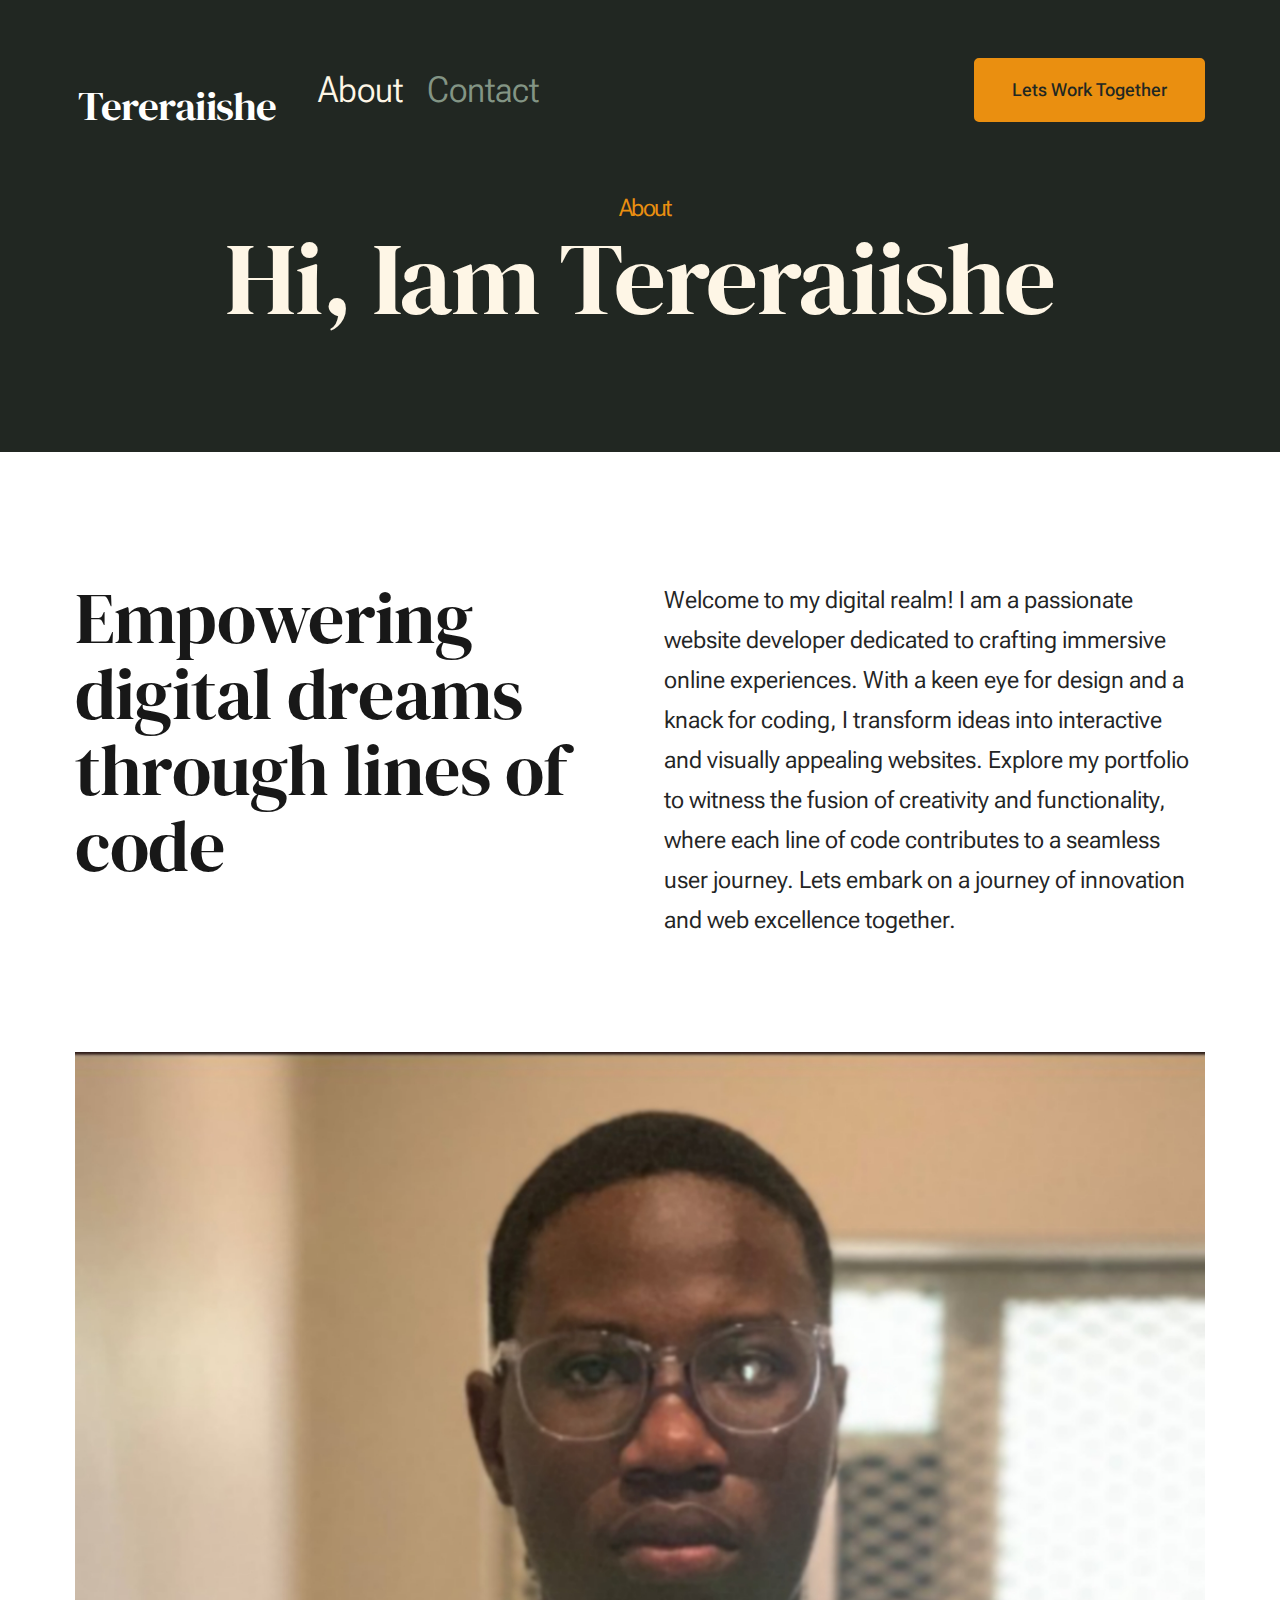
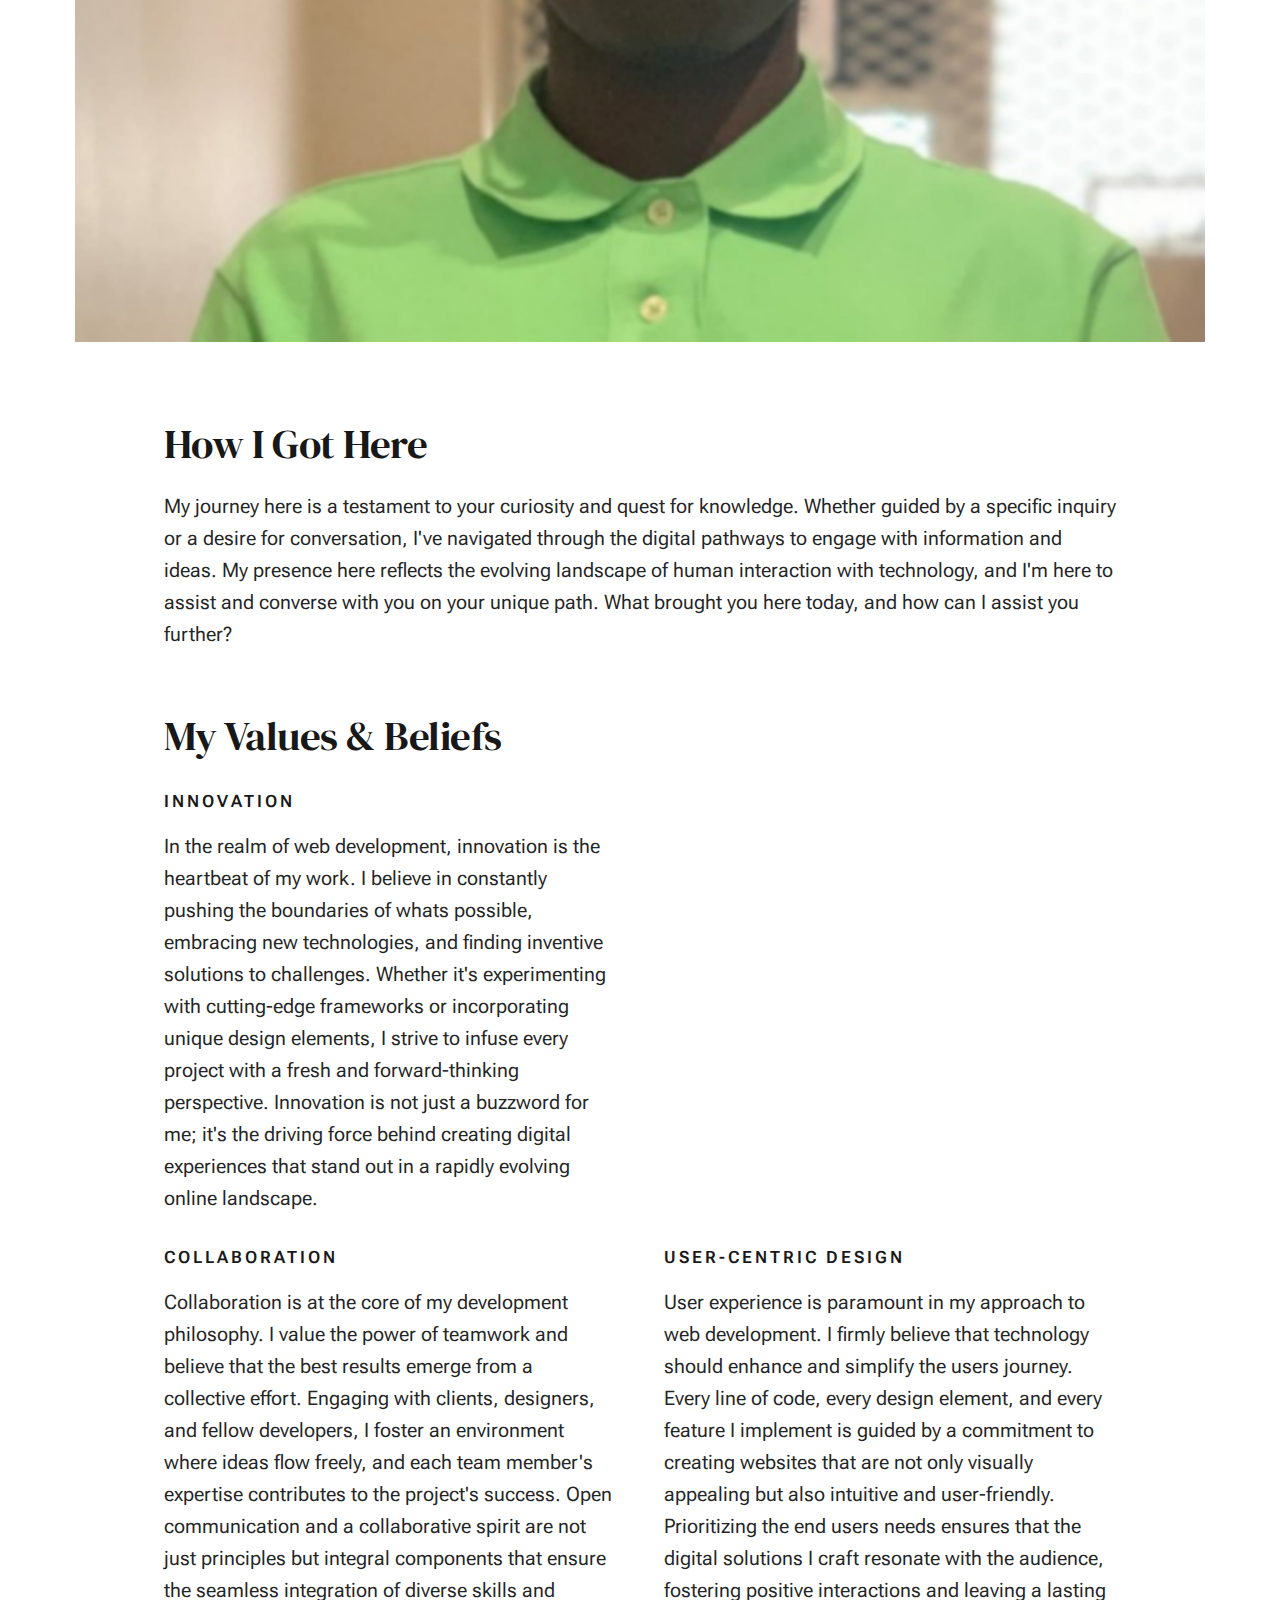
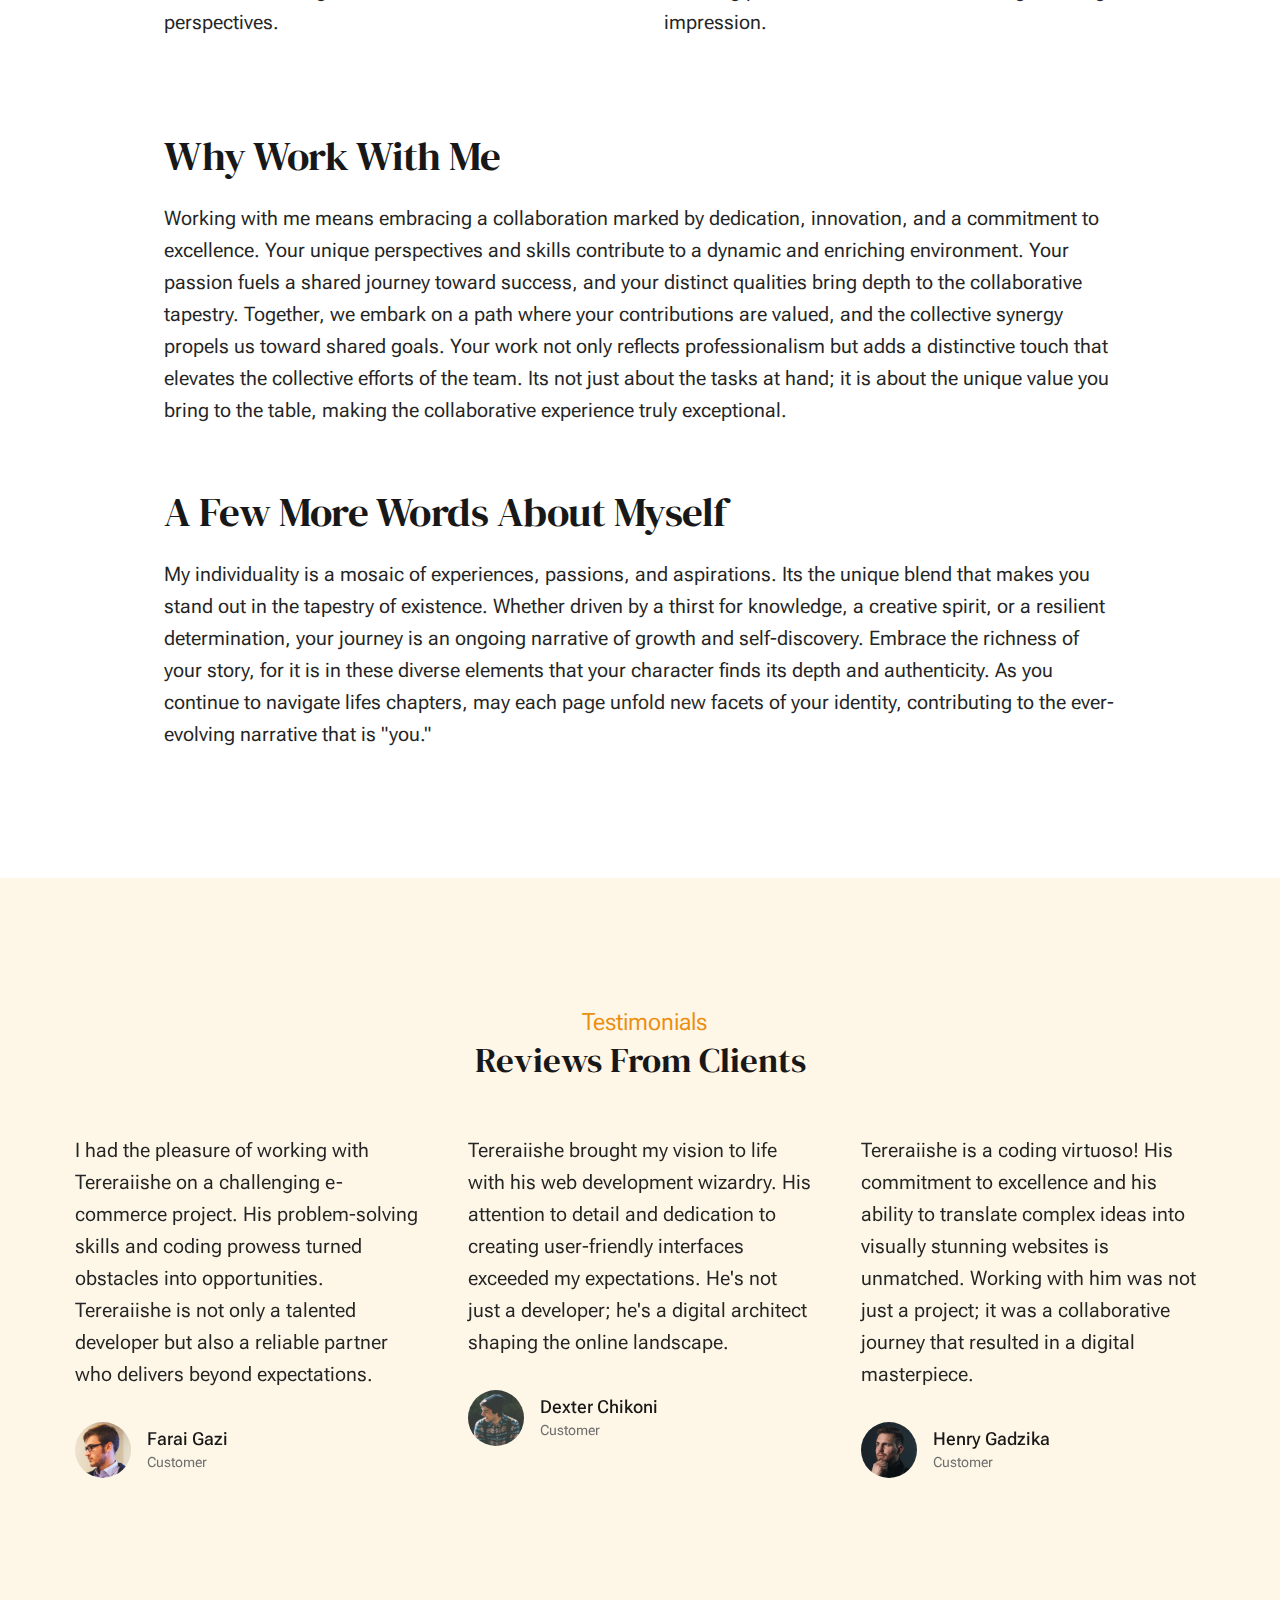
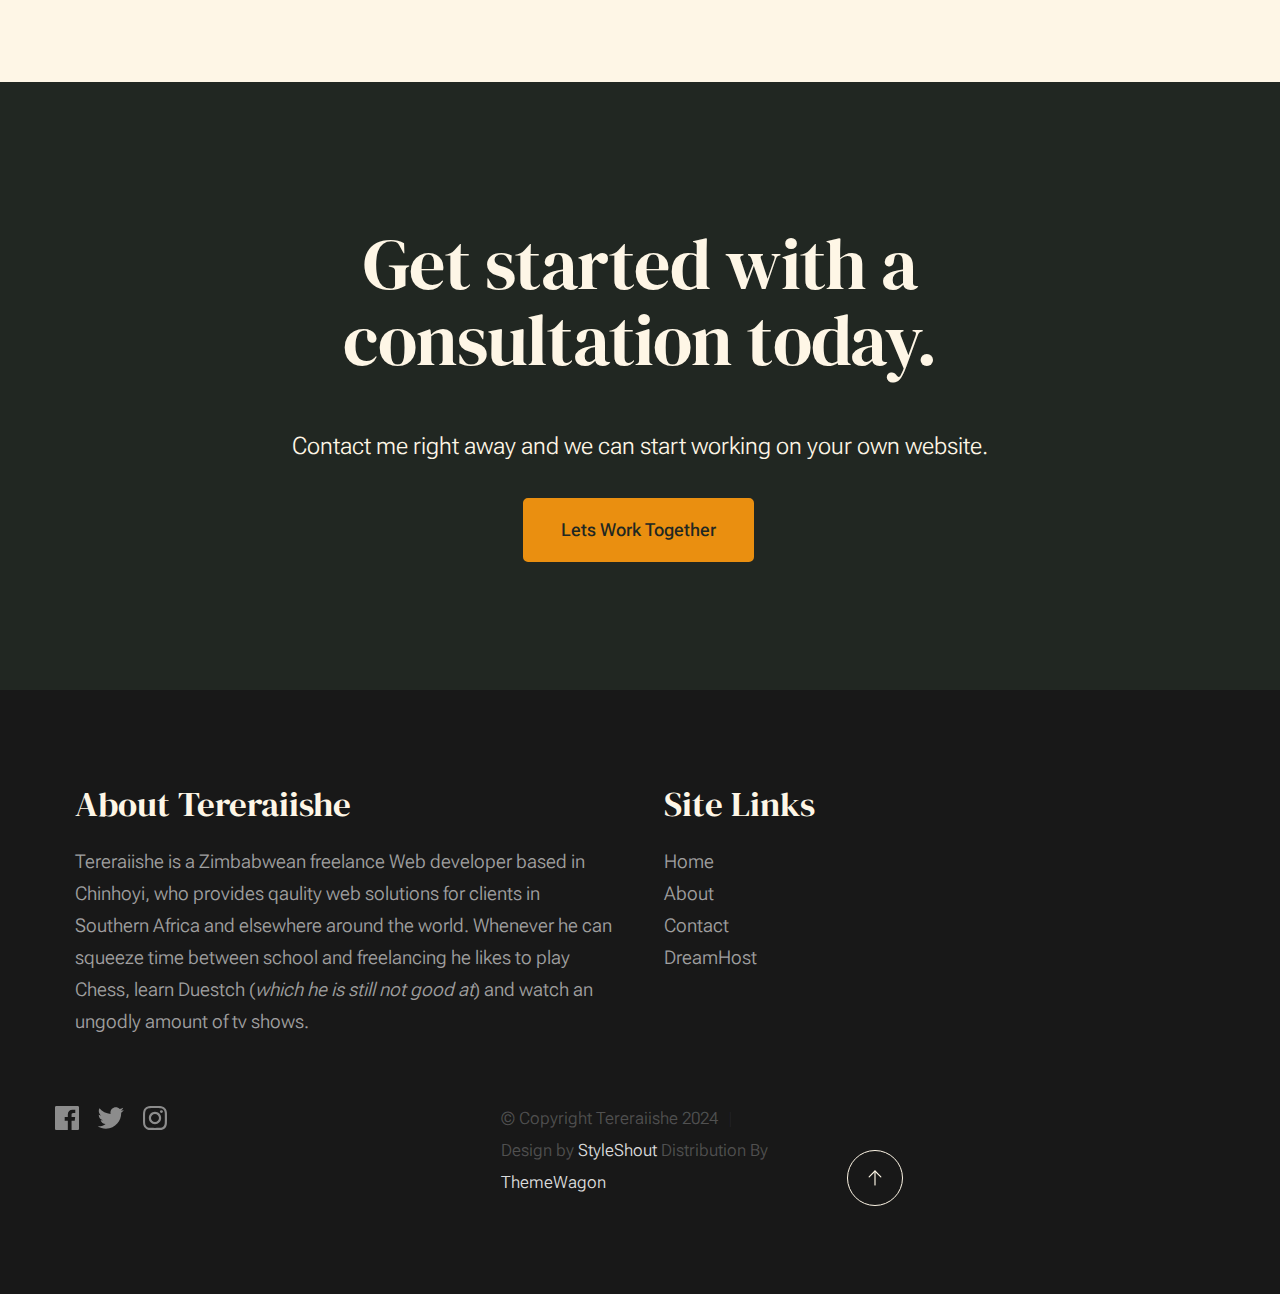
<file: about.html>
<!DOCTYPE html>
<html lang="en" class="no-js" >
<head>

    <!--- basic page needs
    ================================================== -->
    <meta charset="utf-8">
    <meta name="viewport" content="width=device-width, initial-scale=1">
    <title>About - Tereraiishe</title>

    <script>
        document.documentElement.classList.remove('no-js');
        document.documentElement.classList.add('js');
    </script>

    <!-- CSS
    ================================================== -->
    <link rel="stylesheet" href="vendor.css">
    <link rel="stylesheet" href="styles.css">

    <!-- favicons
    ================================================== -->
    <link rel="apple-touch-icon" sizes="180x180" href="apple-touch-icon.png">
    <link rel="icon" type="png" sizes="32x32" href="favicon-32x32.png">
    <link rel="icon" type="png" sizes="16x16" href="favicon-16x16.png">
    <link rel="manifest" href="site.webmanifest">

</head>


<body id="top">


    <!-- preloader
    ================================================== -->
    <div id="preloader">
        <div id="loader" class="dots-fade">
            <div></div>
            <div></div>
            <div></div>
        </div>
    </div>


    <!-- page wrap
    ================================================== -->
    <div id="page" class="s-pagewrap">


        <!-- # site header 
        ================================================== -->
        <header class="s-header">

            <div class="row s-header__inner width-sixteen-col">

                <div class="s-header__block">
                    <div class="s-header__logo">
                        <a class="logo" href="index.html">
                            <h2 style="color: white;">Tereraiishe</h2>
                          <!--    <img src="images/logo22.png" alt="Homepage">
-->
                      </a>
                    </div>

                    <a class="s-header__menu-toggle" href="#0"><span>Menu</span></a>
                </div> <!-- end s-header__block -->

                <nav class="s-header__nav">
    
                    <ul class="s-header__menu-links">
                        <li class="current"><a href="about.html">About</a></li>
                      <!--   <li><a href="services.html">Services</a></li>
                        <li><a href="blog.html">Journal</a></li>
-->
                        <li><a href="contact.html">Contact</a></li>
                    </ul> <!-- s-header__menu-links -->

                    <div class="s-header__contact">
                        <a href="contact.html" class="btn btn--primary s-header__contact-btn">Lets Work Together</a>                        
                    </div> <!-- s-header__contact -->
    
                </nav> <!-- end s-header__nav -->

            </div> <!-- end s-header__inner -->

        </header> <!-- end s-header -->


        <!-- # site main content
        ================================================== -->
        <section id="content" class="s-content">

               <section class="s-pageheader pageheader">
                    <div class="row">
                        <div class="column xl-12">
                            <h1 class="page-title">
                                <span class="page-title__small-type text-pretitle">About</span>
                                Hi, Iam Tereraiishe
                            </h1>
                            
                        </div>
                    </div>
               </section> <!-- end pageheader --> 

               <section class="s-pagecontent pagecontent">

                    <div class="row pageintro">
                        <div class="column xl-6 lg-12">
                            <h2 class="text-display-title">Empowering digital dreams through lines of code</h2>
                        </div>
                        <div class="column xl-6 lg-12 u-flexitem-x-right">
                            <p class="lead">
                            Welcome to my digital realm! I am a passionate website developer dedicated to crafting immersive online experiences. With a keen eye for design and a knack for coding, I transform ideas into interactive and visually appealing websites. Explore my portfolio to witness the fusion of creativity and functionality, where each line of code contributes to a seamless user journey. Lets embark on a journey of innovation and web excellence together.
                            </p>
                        </div>                       
                    </div> <!-- end pageintro -->   
                    
                    <div class="row pagemedia">
                        <d class="column xl-12">
                            <figure class="page-media">                                
                                <img src="images/me.jpg" 
                                     srcset="about-2400.jpg 2400w, 
                                             about-1200.jpg 1200w, 
                                             about-600.jpg 600w" sizes="(max-width: 2400px) 100vw, 2400px" alt="">
                            </figure>
                        </d>
                    </div> <!-- end pagemedia -->

                    <div class="row width-narrower pagemain">
                        <div class="column xl-12"> 

                            <h2>How I Got Here</h2>
                            <p>
                            My journey here is a testament to your curiosity and quest for knowledge. Whether guided by a specific inquiry or a desire for conversation, I've navigated through the digital pathways to engage with information and ideas. My presence here reflects the evolving landscape of human interaction with technology, and I'm here to assist and converse with you on your unique path. What brought you here today, and how can I assist you further?
                            </p>

                            <h2 class="u-add-bottom">My Values & Beliefs</h2>

                            <div class="grid-list-items list-items">
                                <div class="grid-list-items__item list-items__item u-remove-bottom">
                                    <div class="list-items__item-header">
                                        <h6 class="list-items__item-small-title">Innovation</h6>
                                    </div>
                                    <p>
                                    In the realm of web development, innovation is the heartbeat of my work. I believe in constantly pushing the boundaries of whats possible, embracing new technologies, and finding inventive solutions to challenges. Whether it's experimenting with cutting-edge frameworks or incorporating unique design elements, I strive to infuse every project with a fresh and forward-thinking perspective. Innovation is not just a buzzword for me; it's the driving force behind creating digital experiences that stand out in a rapidly evolving online landscape.
                                    </p>
                                </div>
                                <div class="grid-list-items__item list-items__item u-remove-bottom">
                                    <div class="list-items__item-header">
                                        <h6 class="list-items__item-small-title"> </h6>
                                    </div>
                                    <p> 
                                    
                                    </p>
                                </div>
                                <div class="grid-list-items__item list-items__item u-remove-bottom">
                                    <div class="list-items__item-header">
                                        <h6 class="list-items__item-small-title"> collaboration</h6>
                                    </div>
                                    <p>
                                    Collaboration is at the core of my development philosophy. I value the power of teamwork and believe that the best results emerge from a collective effort. Engaging with clients, designers, and fellow developers, I foster an environment where ideas flow freely, and each team member's expertise contributes to the project's success. Open communication and a collaborative spirit are not just principles but integral components that ensure the seamless integration of diverse skills and perspectives.
                                    </p>
                                </div>
                                <div class="grid-list-items__item list-items__item u-remove-bottom">
                                    <div class="list-items__item-header">
                                        <h6 class="list-items__item-small-title"> User-Centric Design</h6>
                                    </div>
                                    <p>
                                     User experience is paramount in my approach to web development. I firmly believe that technology should enhance and simplify the users journey. Every line of code, every design element, and every feature I implement is guided by a commitment to creating websites that are not only visually appealing but also intuitive and user-friendly. Prioritizing the end users needs ensures that the digital solutions I craft resonate with the audience, fostering positive interactions and leaving a lasting impression.
                                    </p>
                                </div>
                            </div> <!--grid-list-items -->

                            <h2>Why Work With Me</h2>
                            <p>
                       Working with me means embracing a collaboration marked by dedication, innovation, and a commitment to excellence. Your unique perspectives and skills contribute to a dynamic and enriching environment. Your passion fuels a shared journey toward success, and your distinct qualities bring depth to the collaborative tapestry. Together, we embark on a path where your contributions are valued, and the collective synergy propels us toward shared goals. Your work not only reflects professionalism but adds a distinctive touch that elevates the collective efforts of the team. Its not just about the tasks at hand; it is about the unique value you bring to the table, making the collaborative experience truly exceptional.
                            </p>

             <!--               <p>
                            Quibusdam quis autem voluptatibus earum vel ex error ea magni. Rerum quam quos. Aut asperiores sit mollitia. Rem neque et voluptatem 
                            eos quia sed eligendi et. Eaque velit eligendi ut magnam. Cumque ducimus laborum doloribus facere maxime vel earum quidem enim suscipit. 
                            Numquam, corporis accusamus commodi saepe nostrum nesciunt nisi rem necessitatibus unde laboriosam molestias, quam ipsa voluptatum sed 
                            ex cumque facilis assumenda maiores tempore reiciendis enim accusantium?
                            </p>        -->           

                            <h2>A Few More Words About Myself</h2>
                            <p>
                            My individuality is a mosaic of experiences, passions, and aspirations. Its the unique blend that makes you stand out in the tapestry of existence. Whether driven by a thirst for knowledge, a creative spirit, or a resilient determination, your journey is an ongoing narrative of growth and self-discovery. Embrace the richness of your story, for it is in these diverse elements that your character finds its depth and authenticity. As you continue to navigate lifes chapters, may each page unfold new facets of your identity, contributing to the ever-evolving narrative that is "you."
                            </p>

                        </div> <!-- end grid-block-->
                    </div> <!-- end pagemain -->

               </section> <!-- pagecontent -->

               <section class="s-testimonials">

                    <div class="s-testimonials__header row row-x-center text-center">
                        <div class="column xl-8 lg-12">
        
                            <p class="text-pretitle">
                            Testimonials
                            </p>
                            <h3>
                            Reviews From Clients
                            </h3>                        
        
                        </div>
                    </div> <!--end s-testimonials__header -->

                    <div class="row s-testimonials__content">
                        <div class="column xl-12 testimonials">

                            <div class="swiper-container testimonials__slider page-slider">

                            <div class="swiper-wrapper">

                                <div class="testimonials__slide swiper-slide">

                                    <p>
                                   I had the pleasure of working with Tereraiishe on a challenging e-commerce project. His problem-solving skills and coding prowess turned obstacles into opportunities. Tereraiishe is not only a talented developer but also a reliable partner who delivers beyond expectations.    </p>
                                    <div class="testimonials__author">
                                        <img src="user-01.jpg" alt="Author image" class="testimonials__avatar">
                                        <cite class="testimonials__cite">
                                            <strong>Farai Gazi</strong>
                                            <span>Customer</span>
                                        </cite>
                                    </div>
                                </div>
                                <div class="testimonials__slide swiper-slide">
                                    <p>
                                    Tereraiishe brought my vision to life with his web development wizardry. His attention to detail and dedication to creating user-friendly interfaces exceeded my expectations. He's not just a developer; he's a digital architect shaping the online landscape.
                                    </p>
                                    <div class="testimonials__author">
                                        <img src="user-04.jpg" alt="Author image" class="testimonials__avatar">
                                        <cite class="testimonials__cite">
                                            <strong>Dexter Chikoni</strong>
                                            <span>Customer</span>
                                        </cite>
                                    </div>
                                </div>
                                <div class="testimonials__slide swiper-slide">
                                    <p>
                                    Tereraiishe is a coding virtuoso! His commitment to excellence and his ability to translate complex ideas into visually stunning websites is unmatched. Working with him was not just a project; it was a collaborative journey that resulted in a digital masterpiece.</p>
                                    <div class="testimonials__author">
                                        <img src="user-06.jpg" alt="Author image" class="testimonials__avatar">
                                        <cite class="testimonials__cite">
                                            <strong>Henry Gadzika</strong>
                                            <span>Customer</span>
                                        </cite>
                               <!--     </div>
                                </div>
                                <div class="testimonials__slide swiper-slide">
                                    <p>
                                    Molestiae incidunt consequatur quis ipsa autem nam sit enim magni. Voluptas tempore rem. 
                                    Explicabo a quaerat sint autem dolore ducimus ut consequatur neque. Nisi dolores quaerat fuga rem nihil nostrum.
                                    Laudantium quia consequatur molestias.
                                    </p>
                                    <div class="testimonials__author">
                                        <img src="images/avatars/user-02.jpg" alt="Author image" class="testimonials__avatar">
                                        <cite class="testimonials__cite">
                                            <strong>John Morgan</strong>
                                            <span>JP Morgan & Co.</span>
                                        </cite>-->
                                    </div>
                                </div> 
                            </div> <!-- end swiper-wrapper --> 

                            <div class="swiper-pagination"></div>

                        </div> <!--end testimonials__slider -->                    
                    
                    </div> <!-- end column -->
                </div> <!-- end row -->


            </section> <!-- end s-clients -->            

        </section> <!-- s-content-->

        <!-- # cta
        ================================================== -->
        <section id="cta" class="s-cta">

            <div class="row row-x-center text-center">
                <div class="column xl-8 lg-12">

                    <div class="s-cta__content">
                        <h2 class="text-display-title">
                        Get started with a consultation today.
                        </h2>
                        <p class="lead">
                        Contact me right away and we can start working on your own website.
                        </p>
                        <a href="contact.html" class="btn btn--primary">Lets Work Together</a>
                    </div>

                </div>
            </div>

        
        </section> <!-- end s-cta -->


        <!-- # footer 
        ================================================== -->
        <footer class="s-footer">
            <div class="row s-footer__content">
                <div class="column xl-6 lg-6 md-12 s-footer__block s-footer__about">                    
                    <h3>About Tereraiishe</h3>
                    <p>
                    Tereraiishe is a Zimbabwean freelance Web developer based in Chinhoyi,
                      who provides qaulity web solutions for clients in Southern Africa and
                      elsewhere around the world. Whenever he can squeeze time between school
                      and freelancing he likes to play Chess, learn Duestch (<i>which he is still not good at</i>)
                      and watch an ungodly amount of tv shows. 
                 
  </p>               
                </div>                
                <div class="column xl-3 lg-6 md-12 s-footer__block s-footer__site-links">
                    <h3>Site Links</h3>
                    <ul class="link-list">
                        <li><a href="index.html">Home</a></li>
                      <!--  <li><a href="services.html">Services</a></li>
                        <li><a href="blog.html">Journal</a></li>
-->
                        <li><a href="about.html">About</a></li>
                        <li><a href="contact.html">Contact</a></li>
                        <li><a href="https://www.dreamhost.com/r.cgi?287326">DreamHost</a></li>
                    </ul>
                </div>
              <!--  <div class="column xl-3 lg-6 md-12 tab-12 s-footer__block s-footer__newsletter">
                    <h3>Newsletter</h3>

                    <p>
                    Lorem ipsum dolor sit amet consectetur, adipisicing elit. Facere ratione dignissimos.
                    </p>

                    <div class="subscribe-form">
                        <form id="mc-form" class="mc-form">
                            <input type="email" name="EMAIL" id="mce-EMAIL" class="u-fullwidth text-center" placeholder="Your Email Address" title="The domain portion of the email address is invalid (the portion after the @)." pattern="^([^\x00-\x20\x22\x28\x29\x2c\x2e\x3a-\x3c\x3e\x40\x5b-\x5d\x7f-\xff]+|\x22([^\x0d\x22\x5c\x80-\xff]|\x5c[\x00-\x7f])*\x22)(\x2e([^\x00-\x20\x22\x28\x29\x2c\x2e\x3a-\x3c\x3e\x40\x5b-\x5d\x7f-\xff]+|\x22([^\x0d\x22\x5c\x80-\xff]|\x5c[\x00-\x7f])*\x22))*\x40([^\x00-\x20\x22\x28\x29\x2c\x2e\x3a-\x3c\x3e\x40\x5b-\x5d\x7f-\xff]+|\x5b([^\x0d\x5b-\x5d\x80-\xff]|\x5c[\x00-\x7f])*\x5d)(\x2e([^\x00-\x20\x22\x28\x29\x2c\x2e\x3a-\x3c\x3e\x40\x5b-\x5d\x7f-\xff]+|\x5b([^\x0d\x5b-\x5d\x80-\xff]|\x5c[\x00-\x7f])*\x5d))*(\.\w{2,})+$" required>
                            <input type="submit" name="subscribe" value="Subscribe" class="btn btn--primary btn--small u-fullwidth">
                            <!-- <div style="position: absolute; left: -5000px;" aria-hidden="true"><input type="text" name="b_cdb7b577e41181934ed6a6a44_9a91cfe7b3" tabindex="-1" value=""></div> 
                            <div class="mc-status"></div>
                        </form>
                    </div>
                </div>
            </div>    
-->
            
            <div class="row s-footer__bottom">
                <div class="column xl-6 lg-12">
                    <ul class="s-footer__social social-list">
                        <li>
                            <a href="#0">
                                <svg xmlns="http://www.w3.org/2000/svg" width="24" height="24" viewBox="0 0 24 24" style="fill:rgba(0, 0, 0, 1);transform:;-ms-filter:"><path d="M20,3H4C3.447,3,3,3.448,3,4v16c0,0.552,0.447,1,1,1h8.615v-6.96h-2.338v-2.725h2.338v-2c0-2.325,1.42-3.592,3.5-3.592 c0.699-0.002,1.399,0.034,2.095,0.107v2.42h-1.435c-1.128,0-1.348,0.538-1.348,1.325v1.735h2.697l-0.35,2.725h-2.348V21H20 c0.553,0,1-0.448,1-1V4C21,3.448,20.553,3,20,3z"></path></svg>
                                <span class="u-screen-reader-text">Facebook</span>
                            </a>
                        </li>
                        <li>
                            <a href="#0">
                                <svg xmlns="http://www.w3.org/2000/svg" width="24" height="24" viewBox="0 0 24 24" style="fill:rgba(0, 0, 0, 1);transform:;-ms-filter:"><path d="M19.633,7.997c0.013,0.175,0.013,0.349,0.013,0.523c0,5.325-4.053,11.461-11.46,11.461c-2.282,0-4.402-0.661-6.186-1.809 c0.324,0.037,0.636,0.05,0.973,0.05c1.883,0,3.616-0.636,5.001-1.721c-1.771-0.037-3.255-1.197-3.767-2.793 c0.249,0.037,0.499,0.062,0.761,0.062c0.361,0,0.724-0.05,1.061-0.137c-1.847-0.374-3.23-1.995-3.23-3.953v-0.05 c0.537,0.299,1.16,0.486,1.82,0.511C3.534,9.419,2.823,8.184,2.823,6.787c0-0.748,0.199-1.434,0.548-2.032 c1.983,2.443,4.964,4.04,8.306,4.215c-0.062-0.3-0.1-0.611-0.1-0.923c0-2.22,1.796-4.028,4.028-4.028 c1.16,0,2.207,0.486,2.943,1.272c0.91-0.175,1.782-0.512,2.556-0.973c-0.299,0.935-0.936,1.721-1.771,2.22 c0.811-0.088,1.597-0.312,2.319-0.624C21.104,6.712,20.419,7.423,19.633,7.997z"></path></svg>
                                <span class="u-screen-reader-text">Twitter</span>
                            </a>
                        </li>
                        <li>
                            <a href="#0">
                                <svg xmlns="http://www.w3.org/2000/svg" width="24" height="24" viewBox="0 0 24 24" style="fill:rgba(0, 0, 0, 1);transform:;-ms-filter:"><path d="M11.999,7.377c-2.554,0-4.623,2.07-4.623,4.623c0,2.554,2.069,4.624,4.623,4.624c2.552,0,4.623-2.07,4.623-4.624 C16.622,9.447,14.551,7.377,11.999,7.377L11.999,7.377z M11.999,15.004c-1.659,0-3.004-1.345-3.004-3.003 c0-1.659,1.345-3.003,3.004-3.003s3.002,1.344,3.002,3.003C15.001,13.659,13.658,15.004,11.999,15.004L11.999,15.004z"></path><circle cx="16.806" cy="7.207" r="1.078"></circle><path d="M20.533,6.111c-0.469-1.209-1.424-2.165-2.633-2.632c-0.699-0.263-1.438-0.404-2.186-0.42 c-0.963-0.042-1.268-0.054-3.71-0.054s-2.755,0-3.71,0.054C7.548,3.074,6.809,3.215,6.11,3.479C4.9,3.946,3.945,4.902,3.477,6.111 c-0.263,0.7-0.404,1.438-0.419,2.186c-0.043,0.962-0.056,1.267-0.056,3.71c0,2.442,0,2.753,0.056,3.71 c0.015,0.748,0.156,1.486,0.419,2.187c0.469,1.208,1.424,2.164,2.634,2.632c0.696,0.272,1.435,0.426,2.185,0.45 c0.963,0.042,1.268,0.055,3.71,0.055s2.755,0,3.71-0.055c0.747-0.015,1.486-0.157,2.186-0.419c1.209-0.469,2.164-1.424,2.633-2.633 c0.263-0.7,0.404-1.438,0.419-2.186c0.043-0.962,0.056-1.267,0.056-3.71s0-2.753-0.056-3.71C20.941,7.57,20.801,6.819,20.533,6.111z M19.315,15.643c-0.007,0.576-0.111,1.147-0.311,1.688c-0.305,0.787-0.926,1.409-1.712,1.711c-0.535,0.199-1.099,0.303-1.67,0.311 c-0.95,0.044-1.218,0.055-3.654,0.055c-2.438,0-2.687,0-3.655-0.055c-0.569-0.007-1.135-0.112-1.669-0.311 c-0.789-0.301-1.414-0.923-1.719-1.711c-0.196-0.534-0.302-1.099-0.311-1.669c-0.043-0.95-0.053-1.218-0.053-3.654 c0-2.437,0-2.686,0.053-3.655c0.007-0.576,0.111-1.146,0.311-1.687c0.305-0.789,0.93-1.41,1.719-1.712 c0.534-0.198,1.1-0.303,1.669-0.311c0.951-0.043,1.218-0.055,3.655-0.055c2.437,0,2.687,0,3.654,0.055 c0.571,0.007,1.135,0.112,1.67,0.311c0.786,0.303,1.407,0.925,1.712,1.712c0.196,0.534,0.302,1.099,0.311,1.669 c0.043,0.951,0.054,1.218,0.054,3.655c0,2.436,0,2.698-0.043,3.654H19.315z"></path></svg>
                                <span class="u-screen-reader-text">Instagram</span>
                            </a>
                        </li>
                      <!--  <li>
                            <a href="#0">
                                <svg xmlns="http://www.w3.org/2000/svg" width="24" height="24" viewBox="0 0 24 24" style="fill: rgba(0, 0, 0, 1);transform: ;msFilter:;"><path d="M20.66 6.98a9.932 9.932 0 0 0-3.641-3.64C15.486 2.447 13.813 2 12 2s-3.486.447-5.02 1.34c-1.533.893-2.747 2.107-3.64 3.64S2 10.187 2 12s.446 3.487 1.34 5.02a9.924 9.924 0 0 0 3.641 3.64C8.514 21.553 10.187 22 12 22s3.486-.447 5.02-1.34a9.932 9.932 0 0 0 3.641-3.64C21.554 15.487 22 13.813 22 12s-.446-3.487-1.34-5.02zM12 3.66c2 0 3.772.64 5.32 1.919-.92 1.174-2.286 2.14-4.1 2.9-1.002-1.813-2.088-3.327-3.261-4.54A7.715 7.715 0 0 1 12 3.66zM5.51 6.8a8.116 8.116 0 0 1 2.711-2.22c1.212 1.201 2.325 2.7 3.34 4.5-2 .6-4.114.9-6.341.9-.573 0-1.006-.013-1.3-.04A8.549 8.549 0 0 1 5.51 6.8zM3.66 12c0-.054.003-.12.01-.2.007-.08.01-.146.01-.2.254.014.641.02 1.161.02 2.666 0 5.146-.367 7.439-1.1.187.373.381.793.58 1.26-1.32.293-2.674 1.006-4.061 2.14S6.4 16.247 5.76 17.5c-1.4-1.587-2.1-3.42-2.1-5.5zM12 20.34c-1.894 0-3.594-.587-5.101-1.759.601-1.187 1.524-2.322 2.771-3.401 1.246-1.08 2.483-1.753 3.71-2.02a29.441 29.441 0 0 1 1.56 6.62 8.166 8.166 0 0 1-2.94.56zm7.08-3.96a8.351 8.351 0 0 1-2.58 2.621c-.24-2.08-.7-4.107-1.379-6.081.932-.066 1.765-.1 2.5-.1.799 0 1.686.034 2.659.1a8.098 8.098 0 0 1-1.2 3.46zm-1.24-5c-1.16 0-2.233.047-3.22.14a27.053 27.053 0 0 0-.68-1.62c2.066-.906 3.532-2.006 4.399-3.3 1.2 1.414 1.854 3.027 1.96 4.84-.812-.04-1.632-.06-2.459-.06z"></path></svg>
                                <span class="u-screen-reader-text">Dribbble</span>
                            </a>
                        </li> 
-->
                    </ul> <!-- end s-footer__social -->
                </div>
                <div class="column xl-6 lg-12">
                    <p class="ss-copyright">
                        <span>© Copyright Tereraiishe 2024</span> 
                        <span>Design by <a href="https://www.styleshout.com/">StyleShout</a> Distribution By <a href="https://themewagon.com">ThemeWagon</a></span>
                    </p>
                </div>

                <div class="ss-go-top">
                    <a class="smoothscroll" title="Back to Top" href="#top">
                        <svg xmlns="http://www.w3.org/2000/svg" viewBox="0 0 24 24" width="36" height="36" fill="none" stroke="#ffffff" stroke-width="1" stroke-linecap="round" stroke-linejoin="round">&lt;!--!  Atomicons Free 1.00 by @atisalab License - https://atomicons.com/license/ (Icons: CC BY 4.0) Copyright 2021 Atomicons --&gt;<polyline points="17 11 12 6 7 11"></polyline><line x1="12" y1="18" x2="12" y2="6"></line></svg>
                    </a>
                </div> <!-- end ss-go-top -->
            </div>
            
        </footer> <!-- end s-footer -->

    </div> <!-- end page-wrap -->

    <!-- Java Script
    ================================================== -->
    <script src="plugins.js"></script>
    <script src="main.js"></script>

</body>
</html>
</file>
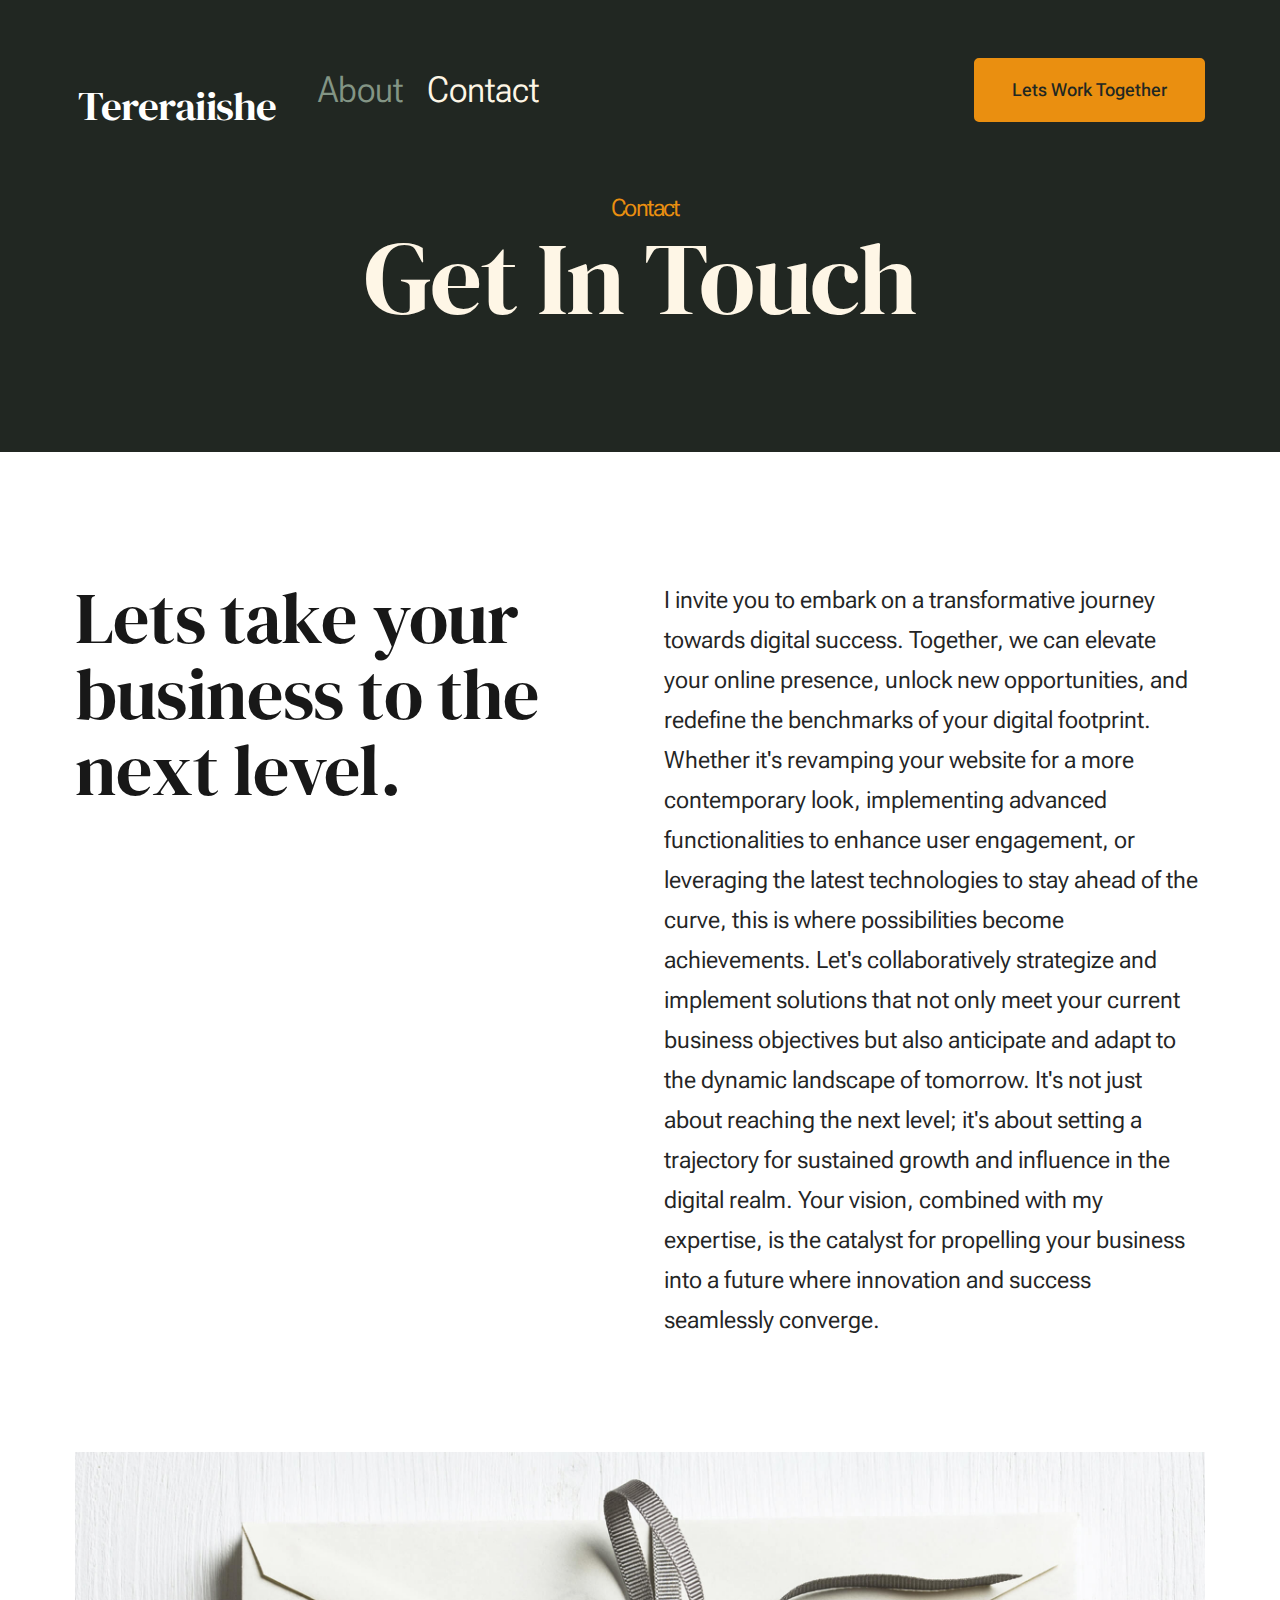
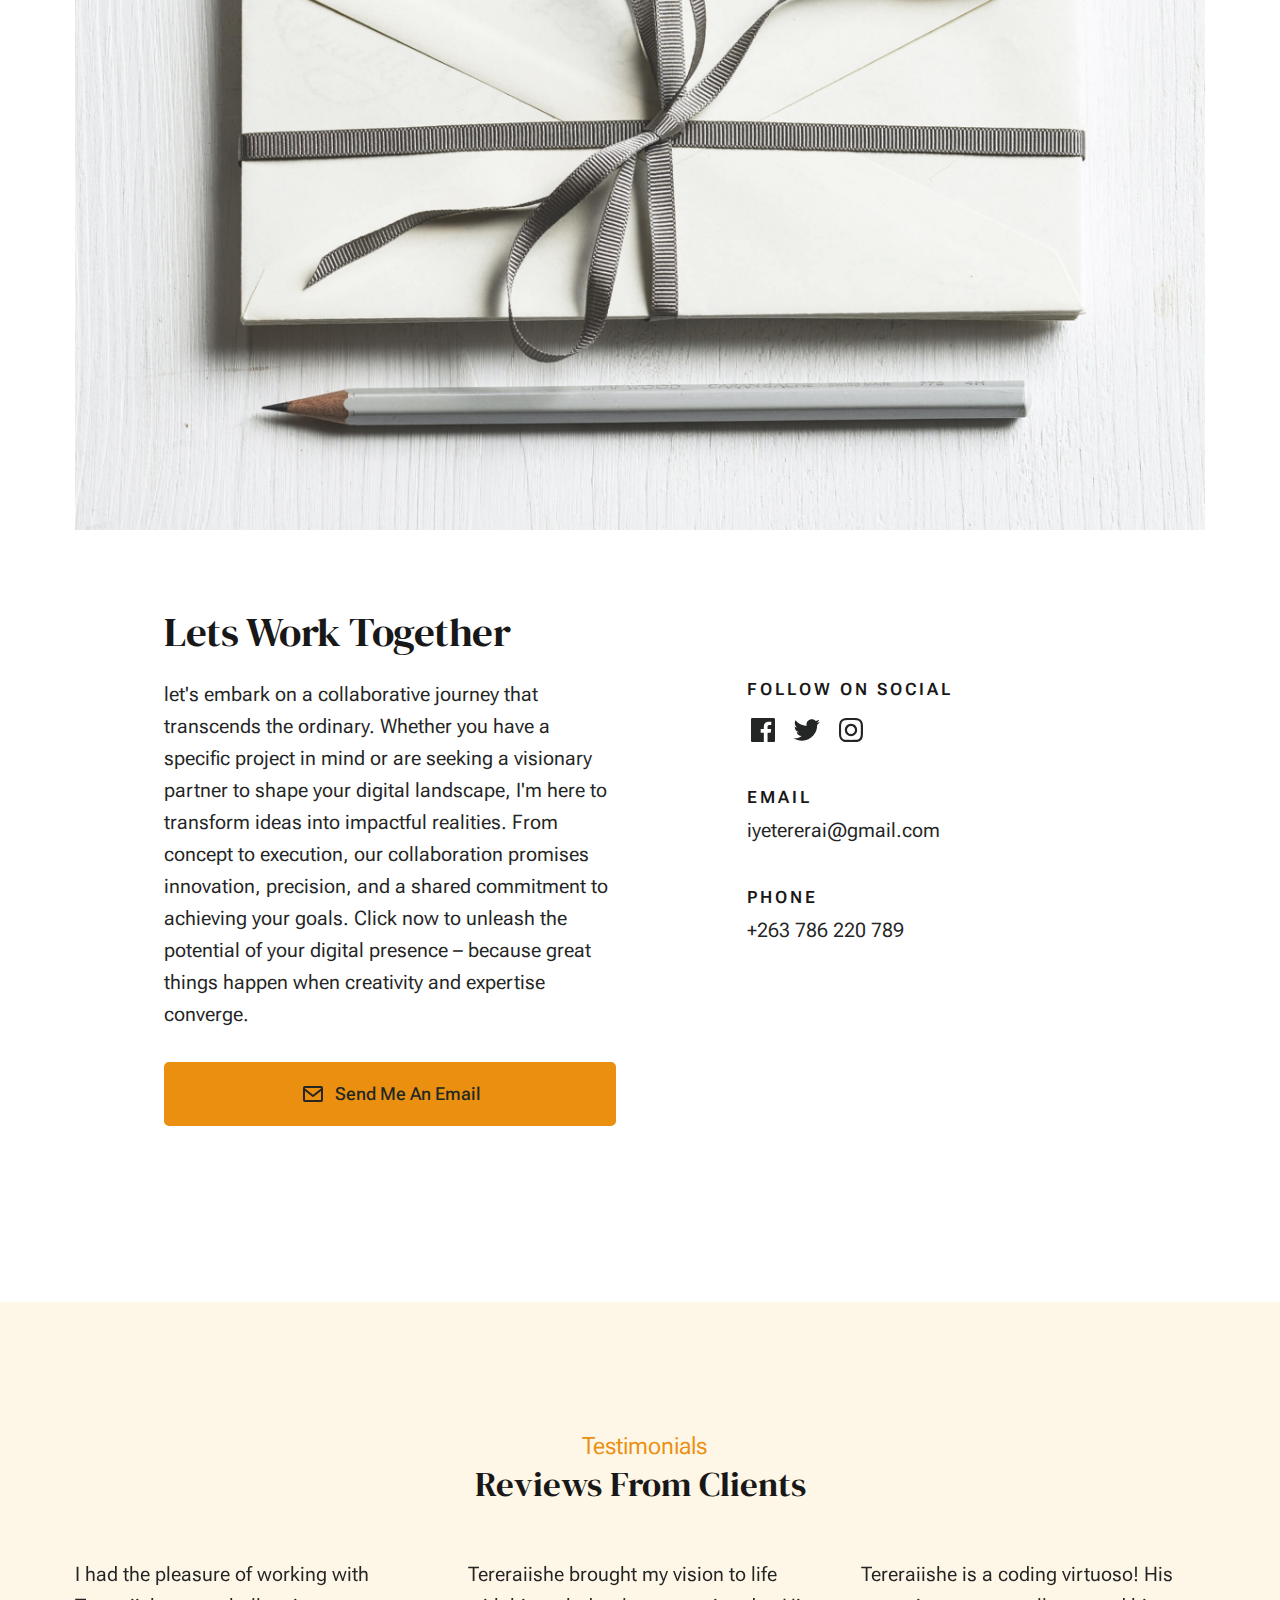
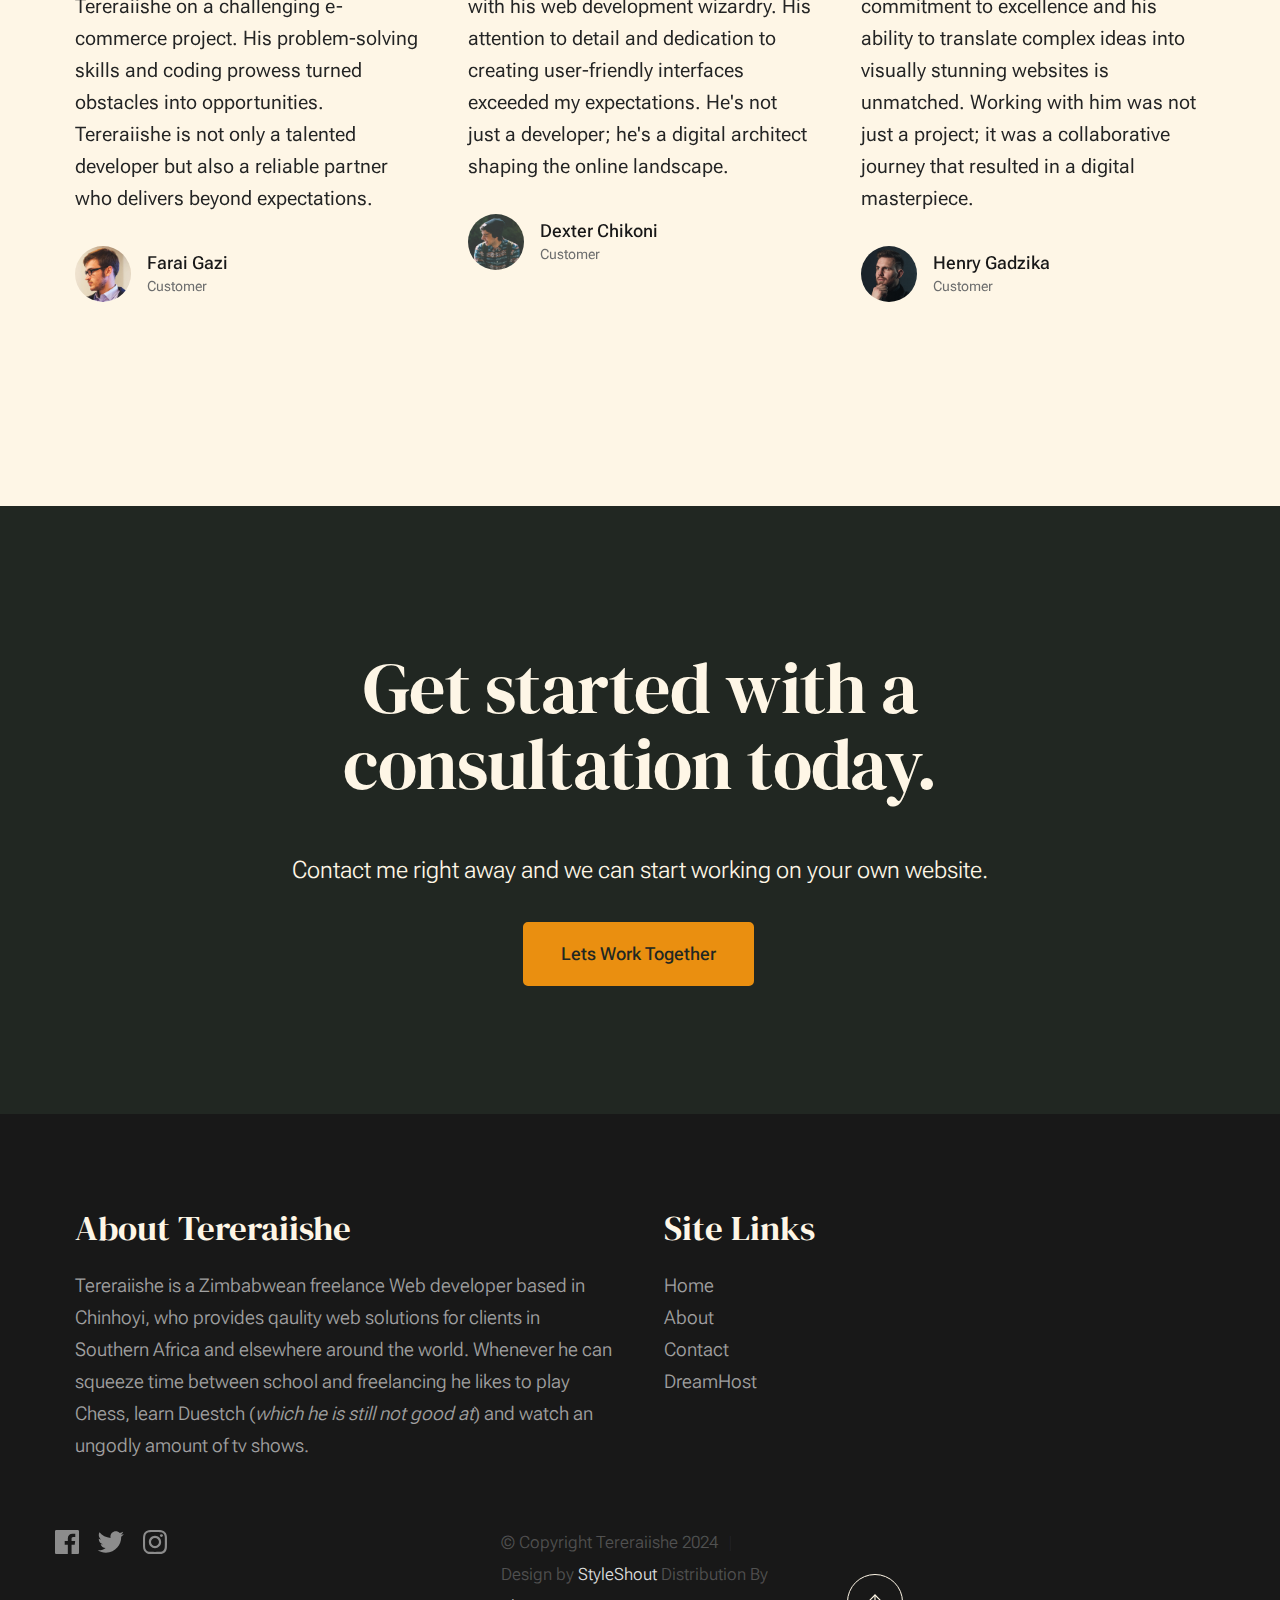
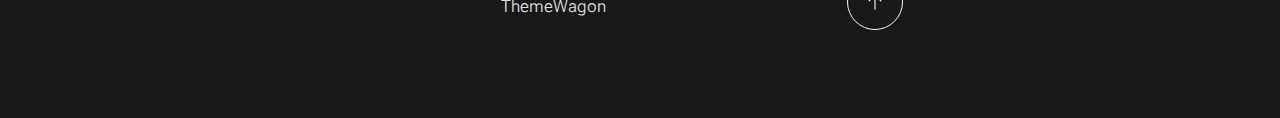
<file: contact.html>
<!DOCTYPE html>
<html lang="en" class="no-js" >
<head>

    <!--- basic page needs
    ================================================== -->
    <meta charset="utf-8">
    <meta name="viewport" content="width=device-width, initial-scale=1">
    <title>Contact- Tereraiishe</title>

    <script>
        document.documentElement.classList.remove('no-js');
        document.documentElement.classList.add('js');
    </script>

    <!-- CSS
    ================================================== -->
    <link rel="stylesheet" href="vendor.css">
    <link rel="stylesheet" href="styles.css">

    <!-- favicons
    ================================================== -->
    <link rel="apple-touch-icon" sizes="180x180" href="apple-touch-icon.png">
    <link rel="icon" type="png" sizes="32x32" href="favicon-32x32.png">
    <link rel="icon" type="png" sizes="16x16" href="favicon-16x16.png">
    <link rel="manifest" href="site.webmanifest">

</head>


<body id="top">


    <!-- preloader
    ================================================== -->
    <div id="preloader">
        <div id="loader" class="dots-fade">
            <div></div>
            <div></div>
            <div></div>
        </div>
    </div>


    <!-- page wrap
    ================================================== -->
    <div id="page" class="s-pagewrap">


        <!-- # site header 
        ================================================== -->
        <header class="s-header">
            <div class="row s-header__inner width-sixteen-col">

                <div class="s-header__block">
                    <div class="s-header__logo">
                        <a class="logo" href="index.html">
                            <h2 style="color: white;">Tereraiishe</h2>
                          <!--    <img src="images/logo22.png" alt="Homepage">
-->
                     </a>
                    </div>

                    <a class="s-header__menu-toggle" href="#0"><span>Menu</span></a>
                </div> <!-- end s-header__block -->

                <nav class="s-header__nav">
    
                    <ul class="s-header__menu-links">
                        <li><a href="about.html">About</a></li>
                      <!--  <li><a href="services.html">Services</a></li>
                        <li><a href="blog.html">Journal</a></li>
 -->
                        <li class="current"><a href="contact.html">Contact</a></li>
                    </ul> <!-- s-header__menu-links -->

                    <div class="s-header__contact">
                        <a href="contact.html" class="btn btn--primary s-header__contact-btn">Lets Work Together</a>                        
                    </div> <!-- s-header__contact -->
    
                </nav> <!-- end s-header__nav -->

            </div> <!-- end s-header__inner -->
        </header> <!-- end s-header -->


        <!-- # site main content
        ================================================== -->
        <section id="content" class="s-content">

               <section class="s-pageheader pageheader">
                    <div class="row">
                        <div class="column xl-12">
                            <h1 class="page-title">
                                <span class="page-title__small-type text-pretitle">Contact</span>
                                Get In Touch
                            </h1>                            
                        </div>
                    </div>
               </section> <!--pageheader -->  

               <section class="s-pagecontent pagecontent">

                    <div class="row pageintro">
                        <div class="column xl-6 lg-12">
                            <h2 class="text-display-title">Lets take your business to the next level.</h2>
                        </div>
                        <div class="column xl-6 lg-12 u-flexitem-x-right">
                            <p class="lead">
                             I invite you to embark on a transformative journey towards digital success. Together, we can elevate your online presence, unlock new opportunities, and redefine the benchmarks of your digital footprint. Whether it's revamping your website for a more contemporary look, implementing advanced functionalities to enhance user engagement, or leveraging the latest technologies to stay ahead of the curve, this is where possibilities become achievements. Let's collaboratively strategize and implement solutions that not only meet your current business objectives but also anticipate and adapt to the dynamic landscape of tomorrow. It's not just about reaching the next level; it's about setting a trajectory for sustained growth and influence in the digital realm. Your vision, combined with my expertise, is the catalyst for propelling your business into a future where innovation and success seamlessly converge.
                            </p>
                        </div>                       
                    </div> <!-- pageintro -->   
                    
                    <div class="row pagemedia">
                        <d class="column xl-12">
                            <figure class="page-media">                                
                                <img src="contact-1200.jpg" 
                                     srcset="contact-2400.jpg 2400w, 
                                             contact-1200.jpg 1200w, 
                                             contact-600.jpg 600w" sizes="(max-width: 2400px) 100vw, 2400px" alt="">
                            </figure>
                        </d>
                    </div> <!-- pagemedia --> 

                    <div class="row width-narrower pagemain">
                        <div class="column xl-12">
                            <h2>Lets Work Together</h2>

                            <div class="row">
                                <div class="column xl-6 md-12 contact-cta">     
                                    <p>
                                let's embark on a collaborative journey that transcends the ordinary. Whether you have a specific project in mind or are seeking a visionary partner to shape your digital landscape, I'm here to transform ideas into impactful realities. From concept to execution, our collaboration promises innovation, precision, and a shared commitment to achieving your goals. Click now to unleash the potential of your digital presence – because great things happen when creativity and expertise converge.              </p>
        
                                    <a href="mailto: iyetererai@gmail.com" class="btn btn--primary u-fullwidth contact-btn">
                                        <svg xmlns="http://www.w3.org/2000/svg" width="24" height="24" viewBox="0 0 24 24" style="fill: rgba(0, 0, 0, 1);transform: ;msFilter:;"><path d="M20 4H4c-1.103 0-2 .897-2 2v12c0 1.103.897 2 2 2h16c1.103 0 2-.897 2-2V6c0-1.103-.897-2-2-2zm0 2v.511l-8 6.223-8-6.222V6h16zM4 18V9.044l7.386 5.745a.994.994 0 0 0 1.228 0L20 9.044 20.002 18H4z"></path></svg>
                                        Send Me An Email
                                    </a>
                                </div> 
                                <div class="column xl-5 md-12 u-flexitem-x-right">

                                    <div class="contact-block">
                                        <h6>Follow On Social</h6>
                                        <ul class="contact-social social-list">
                                            <li>
                                                <a href="#0">
                                                    <svg xmlns="http://www.w3.org/2000/svg" width="24" height="24" viewBox="0 0 24 24" style="fill:rgba(0, 0, 0, 1);transform:;-ms-filter:"><path d="M20,3H4C3.447,3,3,3.448,3,4v16c0,0.552,0.447,1,1,1h8.615v-6.96h-2.338v-2.725h2.338v-2c0-2.325,1.42-3.592,3.5-3.592 c0.699-0.002,1.399,0.034,2.095,0.107v2.42h-1.435c-1.128,0-1.348,0.538-1.348,1.325v1.735h2.697l-0.35,2.725h-2.348V21H20 c0.553,0,1-0.448,1-1V4C21,3.448,20.553,3,20,3z"></path></svg>
                                                    <span class="u-screen-reader-text">Facebook</span>
                                                </a>
                                            </li>
                                            <li>
                                                <a href="#0">
                                                    <svg xmlns="http://www.w3.org/2000/svg" width="24" height="24" viewBox="0 0 24 24" style="fill:rgba(0, 0, 0, 1);transform:;-ms-filter:"><path d="M19.633,7.997c0.013,0.175,0.013,0.349,0.013,0.523c0,5.325-4.053,11.461-11.46,11.461c-2.282,0-4.402-0.661-6.186-1.809 c0.324,0.037,0.636,0.05,0.973,0.05c1.883,0,3.616-0.636,5.001-1.721c-1.771-0.037-3.255-1.197-3.767-2.793 c0.249,0.037,0.499,0.062,0.761,0.062c0.361,0,0.724-0.05,1.061-0.137c-1.847-0.374-3.23-1.995-3.23-3.953v-0.05 c0.537,0.299,1.16,0.486,1.82,0.511C3.534,9.419,2.823,8.184,2.823,6.787c0-0.748,0.199-1.434,0.548-2.032 c1.983,2.443,4.964,4.04,8.306,4.215c-0.062-0.3-0.1-0.611-0.1-0.923c0-2.22,1.796-4.028,4.028-4.028 c1.16,0,2.207,0.486,2.943,1.272c0.91-0.175,1.782-0.512,2.556-0.973c-0.299,0.935-0.936,1.721-1.771,2.22 c0.811-0.088,1.597-0.312,2.319-0.624C21.104,6.712,20.419,7.423,19.633,7.997z"></path></svg>
                                                    <span class="u-screen-reader-text">Twitter</span>
                                                </a>
                                            </li>
                                            <li>
                                                <a href="#0">
                                                    <svg xmlns="http://www.w3.org/2000/svg" width="24" height="24" viewBox="0 0 24 24" style="fill:rgba(0, 0, 0, 1);transform:;-ms-filter:"><path d="M11.999,7.377c-2.554,0-4.623,2.07-4.623,4.623c0,2.554,2.069,4.624,4.623,4.624c2.552,0,4.623-2.07,4.623-4.624 C16.622,9.447,14.551,7.377,11.999,7.377L11.999,7.377z M11.999,15.004c-1.659,0-3.004-1.345-3.004-3.003 c0-1.659,1.345-3.003,3.004-3.003s3.002,1.344,3.002,3.003C15.001,13.659,13.658,15.004,11.999,15.004L11.999,15.004z"></path><circle cx="16.806" cy="7.207" r="1.078"></circle><path d="M20.533,6.111c-0.469-1.209-1.424-2.165-2.633-2.632c-0.699-0.263-1.438-0.404-2.186-0.42 c-0.963-0.042-1.268-0.054-3.71-0.054s-2.755,0-3.71,0.054C7.548,3.074,6.809,3.215,6.11,3.479C4.9,3.946,3.945,4.902,3.477,6.111 c-0.263,0.7-0.404,1.438-0.419,2.186c-0.043,0.962-0.056,1.267-0.056,3.71c0,2.442,0,2.753,0.056,3.71 c0.015,0.748,0.156,1.486,0.419,2.187c0.469,1.208,1.424,2.164,2.634,2.632c0.696,0.272,1.435,0.426,2.185,0.45 c0.963,0.042,1.268,0.055,3.71,0.055s2.755,0,3.71-0.055c0.747-0.015,1.486-0.157,2.186-0.419c1.209-0.469,2.164-1.424,2.633-2.633 c0.263-0.7,0.404-1.438,0.419-2.186c0.043-0.962,0.056-1.267,0.056-3.71s0-2.753-0.056-3.71C20.941,7.57,20.801,6.819,20.533,6.111z M19.315,15.643c-0.007,0.576-0.111,1.147-0.311,1.688c-0.305,0.787-0.926,1.409-1.712,1.711c-0.535,0.199-1.099,0.303-1.67,0.311 c-0.95,0.044-1.218,0.055-3.654,0.055c-2.438,0-2.687,0-3.655-0.055c-0.569-0.007-1.135-0.112-1.669-0.311 c-0.789-0.301-1.414-0.923-1.719-1.711c-0.196-0.534-0.302-1.099-0.311-1.669c-0.043-0.95-0.053-1.218-0.053-3.654 c0-2.437,0-2.686,0.053-3.655c0.007-0.576,0.111-1.146,0.311-1.687c0.305-0.789,0.93-1.41,1.719-1.712 c0.534-0.198,1.1-0.303,1.669-0.311c0.951-0.043,1.218-0.055,3.655-0.055c2.437,0,2.687,0,3.654,0.055 c0.571,0.007,1.135,0.112,1.67,0.311c0.786,0.303,1.407,0.925,1.712,1.712c0.196,0.534,0.302,1.099,0.311,1.669 c0.043,0.951,0.054,1.218,0.054,3.655c0,2.436,0,2.698-0.043,3.654H19.315z"></path></svg>
                                                    <span class="u-screen-reader-text">Instagram</span>
                                                </a>
                                            </li>
                                          <!--    <li>
                                                <a href="#0">
                                                    <svg xmlns="http://www.w3.org/2000/svg" width="24" height="24" viewBox="0 0 24 24" style="fill: rgba(0, 0, 0, 1);transform: ;msFilter:;"><path d="M20.66 6.98a9.932 9.932 0 0 0-3.641-3.64C15.486 2.447 13.813 2 12 2s-3.486.447-5.02 1.34c-1.533.893-2.747 2.107-3.64 3.64S2 10.187 2 12s.446 3.487 1.34 5.02a9.924 9.924 0 0 0 3.641 3.64C8.514 21.553 10.187 22 12 22s3.486-.447 5.02-1.34a9.932 9.932 0 0 0 3.641-3.64C21.554 15.487 22 13.813 22 12s-.446-3.487-1.34-5.02zM12 3.66c2 0 3.772.64 5.32 1.919-.92 1.174-2.286 2.14-4.1 2.9-1.002-1.813-2.088-3.327-3.261-4.54A7.715 7.715 0 0 1 12 3.66zM5.51 6.8a8.116 8.116 0 0 1 2.711-2.22c1.212 1.201 2.325 2.7 3.34 4.5-2 .6-4.114.9-6.341.9-.573 0-1.006-.013-1.3-.04A8.549 8.549 0 0 1 5.51 6.8zM3.66 12c0-.054.003-.12.01-.2.007-.08.01-.146.01-.2.254.014.641.02 1.161.02 2.666 0 5.146-.367 7.439-1.1.187.373.381.793.58 1.26-1.32.293-2.674 1.006-4.061 2.14S6.4 16.247 5.76 17.5c-1.4-1.587-2.1-3.42-2.1-5.5zM12 20.34c-1.894 0-3.594-.587-5.101-1.759.601-1.187 1.524-2.322 2.771-3.401 1.246-1.08 2.483-1.753 3.71-2.02a29.441 29.441 0 0 1 1.56 6.62 8.166 8.166 0 0 1-2.94.56zm7.08-3.96a8.351 8.351 0 0 1-2.58 2.621c-.24-2.08-.7-4.107-1.379-6.081.932-.066 1.765-.1 2.5-.1.799 0 1.686.034 2.659.1a8.098 8.098 0 0 1-1.2 3.46zm-1.24-5c-1.16 0-2.233.047-3.22.14a27.053 27.053 0 0 0-.68-1.62c2.066-.906 3.532-2.006 4.399-3.3 1.2 1.414 1.854 3.027 1.96 4.84-.812-.04-1.632-.06-2.459-.06z"></path></svg>
                                                    <span class="u-screen-reader-text">Dribbble</span>
                                                </a>
                                            </li>
 -->
                                        </ul> <!-- end s-footer__social -->
                                    </div>

                                    <div class="contact-block">
                                        <h6>Email</h6>
                                        <a href="mailto:iyetererai@gmail.com">iyetererai@gmail.com</a>
                                    </div>

                                    <div class="contact-block">
                                        <h6>Phone</h6>
                                        <ul class="contact-list">
                                            <li><a href="tel:263-786-220-789">+263 786 220 789</a></li>
                                          <!--  <li><a href="tel:197-123-9876">+197 123 9876</a></li>
 -->
                                        </ul>
                                    </div>

                                </div>
                            </div>
                        </div>                        
                    </div> <!-- end pagemain -->

               </section> <!-- pagecontent -->

               <section class="s-testimonials">

                    <div class="s-testimonials__header row row-x-center text-center">
                        <div class="column xl-8 lg-12">
        
                            <p class="text-pretitle">
                            Testimonials
                            </p>
                            <h3>
                            Reviews From Clients
                            </h3>                        
        
                        </div>
                    </div> <!--end s-testimonials__header -->

                    <div class="row s-testimonials__content">
                        <div class="column xl-12 testimonials">

                            <div class="swiper-container testimonials__slider page-slider">

                            <div class="swiper-wrapper">

                                <div class="testimonials__slide swiper-slide">

                                    <p>
                                   I had the pleasure of working with Tereraiishe on a challenging e-commerce project. His problem-solving skills and coding prowess turned obstacles into opportunities. Tereraiishe is not only a talented developer but also a reliable partner who delivers beyond expectations.    </p>
                                    <div class="testimonials__author">
                                        <img src="user-01.jpg" alt="Author image" class="testimonials__avatar">
                                        <cite class="testimonials__cite">
                                            <strong>Farai Gazi</strong>
                                            <span>Customer</span>
                                        </cite>
                                    </div>
                                </div>
                                <div class="testimonials__slide swiper-slide">
                                    <p>
                                    Tereraiishe brought my vision to life with his web development wizardry. His attention to detail and dedication to creating user-friendly interfaces exceeded my expectations. He's not just a developer; he's a digital architect shaping the online landscape.
                                    </p>
                                    <div class="testimonials__author">
                                        <img src="user-04.jpg" alt="Author image" class="testimonials__avatar">
                                        <cite class="testimonials__cite">
                                            <strong>Dexter Chikoni</strong>
                                            <span>Customer</span>
                                        </cite>
                                    </div>
                                </div>
                                <div class="testimonials__slide swiper-slide">
                                    <p>
                                    Tereraiishe is a coding virtuoso! His commitment to excellence and his ability to translate complex ideas into visually stunning websites is unmatched. Working with him was not just a project; it was a collaborative journey that resulted in a digital masterpiece.</p>
                                    <div class="testimonials__author">
                                        <img src="user-06.jpg" alt="Author image" class="testimonials__avatar">
                                        <cite class="testimonials__cite">
                                            <strong>Henry Gadzika</strong>
                                            <span>Customer</span>
                                        </cite>
                               <!--     </div>
                                </div>
                                <div class="testimonials__slide swiper-slide">
                                    <p>
                                    Molestiae incidunt consequatur quis ipsa autem nam sit enim magni. Voluptas tempore rem. 
                                    Explicabo a quaerat sint autem dolore ducimus ut consequatur neque. Nisi dolores quaerat fuga rem nihil nostrum.
                                    Laudantium quia consequatur molestias.
                                    </p>
                                    <div class="testimonials__author">
                                        <img src="images/avatars/user-02.jpg" alt="Author image" class="testimonials__avatar">
                                        <cite class="testimonials__cite">
                                            <strong>John Morgan</strong>
                                            <span>JP Morgan & Co.</span>
                                        </cite>-->
                                    </div>
                                </div> 
                            </div> <!-- end swiper-wrapper --> 

                            <div class="swiper-pagination"></div>

                        </div> <!--end testimonials__slider -->                    
                    
                    </div> <!-- end column -->
                </div> <!-- end row -->


            </section> <!-- end s-clients -->            

        </section> <!-- s-content-->

        <!-- # cta
        ================================================== -->
        <section id="cta" class="s-cta">

            <div class="row row-x-center text-center">
                <div class="column xl-8 lg-12">

                    <div class="s-cta__content">
                        <h2 class="text-display-title">
                        Get started with a consultation today.
                        </h2>
                        <p class="lead">
                        Contact me right away and we can start working on your own website.
                        </p>
                        <a href="contact.html" class="btn btn--primary">Lets Work Together</a>
                    </div>

                </div>
            </div>

        </section> <!-- end s-cta -->
          
        <!-- # footer 
        ================================================== -->
        <footer class="s-footer">
            <div class="row s-footer__content">
                <div class="column xl-6 lg-6 md-12 s-footer__block s-footer__about">                    
                    <h3>About Tereraiishe</h3>
                    <p>
                    Tereraiishe is a Zimbabwean freelance Web developer based in Chinhoyi,
                      who provides qaulity web solutions for clients in Southern Africa and
                      elsewhere around the world. Whenever he can squeeze time between school
                      and freelancing he likes to play Chess, learn Duestch (<i>which he is still not good at</i>)
                      and watch an ungodly amount of tv shows. 
                    </p>               
                </div>                
                <div class="column xl-3 lg-6 md-12 s-footer__block s-footer__site-links">
                    <h3>Site Links</h3>
                    <ul class="link-list">
                        <li><a href="index.html">Home</a></li>
                      <!--  <li><a href="services.html">Services</a></li>
                        <li><a href="blog.html">Journal</a></li>
 -->
                        <li><a href="about.html">About</a></li>
                        <li><a href="contact.html">Contact</a></li>
                        <li><a href="https://www.dreamhost.com/r.cgi?287326">DreamHost</a></li>
                    </ul>
                </div>
              <!--    <div class="column xl-3 lg-6 md-12 tab-12 s-footer__block s-footer__newsletter">
                    <h3>Newsletter</h3>

                    <p>
                    Lorem ipsum dolor sit amet consectetur, adipisicing elit. Facere ratione dignissimos.
                    </p>

                    <div class="subscribe-form">
                        <form id="mc-form" class="mc-form">
                            <input type="email" name="EMAIL" id="mce-EMAIL" class="u-fullwidth text-center" placeholder="Your Email Address" title="The domain portion of the email address is invalid (the portion after the @)." pattern="^([^\x00-\x20\x22\x28\x29\x2c\x2e\x3a-\x3c\x3e\x40\x5b-\x5d\x7f-\xff]+|\x22([^\x0d\x22\x5c\x80-\xff]|\x5c[\x00-\x7f])*\x22)(\x2e([^\x00-\x20\x22\x28\x29\x2c\x2e\x3a-\x3c\x3e\x40\x5b-\x5d\x7f-\xff]+|\x22([^\x0d\x22\x5c\x80-\xff]|\x5c[\x00-\x7f])*\x22))*\x40([^\x00-\x20\x22\x28\x29\x2c\x2e\x3a-\x3c\x3e\x40\x5b-\x5d\x7f-\xff]+|\x5b([^\x0d\x5b-\x5d\x80-\xff]|\x5c[\x00-\x7f])*\x5d)(\x2e([^\x00-\x20\x22\x28\x29\x2c\x2e\x3a-\x3c\x3e\x40\x5b-\x5d\x7f-\xff]+|\x5b([^\x0d\x5b-\x5d\x80-\xff]|\x5c[\x00-\x7f])*\x5d))*(\.\w{2,})+$" required>
                            <input type="submit" name="subscribe" value="Subscribe" class="btn btn--primary btn--small u-fullwidth">
                            <!-- <div style="position: absolute; left: -5000px;" aria-hidden="true"><input type="text" name="b_cdb7b577e41181934ed6a6a44_9a91cfe7b3" tabindex="-1" value=""></div> 
                            <div class="mc-status"></div>
                        </form>
                    </div>
                </div>
            </div>    
-->
            
            <div class="row s-footer__bottom">
                <div class="column xl-6 lg-12">
                    <ul class="s-footer__social social-list">
                        <li>
                            <a href="#0">
                                <svg xmlns="http://www.w3.org/2000/svg" width="24" height="24" viewBox="0 0 24 24" style="fill:rgba(0, 0, 0, 1);transform:;-ms-filter:"><path d="M20,3H4C3.447,3,3,3.448,3,4v16c0,0.552,0.447,1,1,1h8.615v-6.96h-2.338v-2.725h2.338v-2c0-2.325,1.42-3.592,3.5-3.592 c0.699-0.002,1.399,0.034,2.095,0.107v2.42h-1.435c-1.128,0-1.348,0.538-1.348,1.325v1.735h2.697l-0.35,2.725h-2.348V21H20 c0.553,0,1-0.448,1-1V4C21,3.448,20.553,3,20,3z"></path></svg>
                                <span class="u-screen-reader-text">Facebook</span>
                            </a>
                        </li>
                        <li>
                            <a href="#0">
                                <svg xmlns="http://www.w3.org/2000/svg" width="24" height="24" viewBox="0 0 24 24" style="fill:rgba(0, 0, 0, 1);transform:;-ms-filter:"><path d="M19.633,7.997c0.013,0.175,0.013,0.349,0.013,0.523c0,5.325-4.053,11.461-11.46,11.461c-2.282,0-4.402-0.661-6.186-1.809 c0.324,0.037,0.636,0.05,0.973,0.05c1.883,0,3.616-0.636,5.001-1.721c-1.771-0.037-3.255-1.197-3.767-2.793 c0.249,0.037,0.499,0.062,0.761,0.062c0.361,0,0.724-0.05,1.061-0.137c-1.847-0.374-3.23-1.995-3.23-3.953v-0.05 c0.537,0.299,1.16,0.486,1.82,0.511C3.534,9.419,2.823,8.184,2.823,6.787c0-0.748,0.199-1.434,0.548-2.032 c1.983,2.443,4.964,4.04,8.306,4.215c-0.062-0.3-0.1-0.611-0.1-0.923c0-2.22,1.796-4.028,4.028-4.028 c1.16,0,2.207,0.486,2.943,1.272c0.91-0.175,1.782-0.512,2.556-0.973c-0.299,0.935-0.936,1.721-1.771,2.22 c0.811-0.088,1.597-0.312,2.319-0.624C21.104,6.712,20.419,7.423,19.633,7.997z"></path></svg>
                                <span class="u-screen-reader-text">Twitter</span>
                            </a>
                        </li>
                        <li>
                            <a href="#0">
                                <svg xmlns="http://www.w3.org/2000/svg" width="24" height="24" viewBox="0 0 24 24" style="fill:rgba(0, 0, 0, 1);transform:;-ms-filter:"><path d="M11.999,7.377c-2.554,0-4.623,2.07-4.623,4.623c0,2.554,2.069,4.624,4.623,4.624c2.552,0,4.623-2.07,4.623-4.624 C16.622,9.447,14.551,7.377,11.999,7.377L11.999,7.377z M11.999,15.004c-1.659,0-3.004-1.345-3.004-3.003 c0-1.659,1.345-3.003,3.004-3.003s3.002,1.344,3.002,3.003C15.001,13.659,13.658,15.004,11.999,15.004L11.999,15.004z"></path><circle cx="16.806" cy="7.207" r="1.078"></circle><path d="M20.533,6.111c-0.469-1.209-1.424-2.165-2.633-2.632c-0.699-0.263-1.438-0.404-2.186-0.42 c-0.963-0.042-1.268-0.054-3.71-0.054s-2.755,0-3.71,0.054C7.548,3.074,6.809,3.215,6.11,3.479C4.9,3.946,3.945,4.902,3.477,6.111 c-0.263,0.7-0.404,1.438-0.419,2.186c-0.043,0.962-0.056,1.267-0.056,3.71c0,2.442,0,2.753,0.056,3.71 c0.015,0.748,0.156,1.486,0.419,2.187c0.469,1.208,1.424,2.164,2.634,2.632c0.696,0.272,1.435,0.426,2.185,0.45 c0.963,0.042,1.268,0.055,3.71,0.055s2.755,0,3.71-0.055c0.747-0.015,1.486-0.157,2.186-0.419c1.209-0.469,2.164-1.424,2.633-2.633 c0.263-0.7,0.404-1.438,0.419-2.186c0.043-0.962,0.056-1.267,0.056-3.71s0-2.753-0.056-3.71C20.941,7.57,20.801,6.819,20.533,6.111z M19.315,15.643c-0.007,0.576-0.111,1.147-0.311,1.688c-0.305,0.787-0.926,1.409-1.712,1.711c-0.535,0.199-1.099,0.303-1.67,0.311 c-0.95,0.044-1.218,0.055-3.654,0.055c-2.438,0-2.687,0-3.655-0.055c-0.569-0.007-1.135-0.112-1.669-0.311 c-0.789-0.301-1.414-0.923-1.719-1.711c-0.196-0.534-0.302-1.099-0.311-1.669c-0.043-0.95-0.053-1.218-0.053-3.654 c0-2.437,0-2.686,0.053-3.655c0.007-0.576,0.111-1.146,0.311-1.687c0.305-0.789,0.93-1.41,1.719-1.712 c0.534-0.198,1.1-0.303,1.669-0.311c0.951-0.043,1.218-0.055,3.655-0.055c2.437,0,2.687,0,3.654,0.055 c0.571,0.007,1.135,0.112,1.67,0.311c0.786,0.303,1.407,0.925,1.712,1.712c0.196,0.534,0.302,1.099,0.311,1.669 c0.043,0.951,0.054,1.218,0.054,3.655c0,2.436,0,2.698-0.043,3.654H19.315z"></path></svg>
                                <span class="u-screen-reader-text">Instagram</span>
                            </a>
                        </li>
                      <!--  <li>
                            <a href="#0">
                                <svg xmlns="http://www.w3.org/2000/svg" width="24" height="24" viewBox="0 0 24 24" style="fill: rgba(0, 0, 0, 1);transform: ;msFilter:;"><path d="M20.66 6.98a9.932 9.932 0 0 0-3.641-3.64C15.486 2.447 13.813 2 12 2s-3.486.447-5.02 1.34c-1.533.893-2.747 2.107-3.64 3.64S2 10.187 2 12s.446 3.487 1.34 5.02a9.924 9.924 0 0 0 3.641 3.64C8.514 21.553 10.187 22 12 22s3.486-.447 5.02-1.34a9.932 9.932 0 0 0 3.641-3.64C21.554 15.487 22 13.813 22 12s-.446-3.487-1.34-5.02zM12 3.66c2 0 3.772.64 5.32 1.919-.92 1.174-2.286 2.14-4.1 2.9-1.002-1.813-2.088-3.327-3.261-4.54A7.715 7.715 0 0 1 12 3.66zM5.51 6.8a8.116 8.116 0 0 1 2.711-2.22c1.212 1.201 2.325 2.7 3.34 4.5-2 .6-4.114.9-6.341.9-.573 0-1.006-.013-1.3-.04A8.549 8.549 0 0 1 5.51 6.8zM3.66 12c0-.054.003-.12.01-.2.007-.08.01-.146.01-.2.254.014.641.02 1.161.02 2.666 0 5.146-.367 7.439-1.1.187.373.381.793.58 1.26-1.32.293-2.674 1.006-4.061 2.14S6.4 16.247 5.76 17.5c-1.4-1.587-2.1-3.42-2.1-5.5zM12 20.34c-1.894 0-3.594-.587-5.101-1.759.601-1.187 1.524-2.322 2.771-3.401 1.246-1.08 2.483-1.753 3.71-2.02a29.441 29.441 0 0 1 1.56 6.62 8.166 8.166 0 0 1-2.94.56zm7.08-3.96a8.351 8.351 0 0 1-2.58 2.621c-.24-2.08-.7-4.107-1.379-6.081.932-.066 1.765-.1 2.5-.1.799 0 1.686.034 2.659.1a8.098 8.098 0 0 1-1.2 3.46zm-1.24-5c-1.16 0-2.233.047-3.22.14a27.053 27.053 0 0 0-.68-1.62c2.066-.906 3.532-2.006 4.399-3.3 1.2 1.414 1.854 3.027 1.96 4.84-.812-.04-1.632-.06-2.459-.06z"></path></svg>
                                <span class="u-screen-reader-text">Dribbble</span>
                            </a>
                        </li>
 -->
                    </ul> <!-- end s-footer__social -->
                </div>
                <div class="column xl-6 lg-12">
                    <p class="ss-copyright">
                        <span>© Copyright Tereraiishe 2024</span> 
                        <span>Design by <a href="https://www.styleshout.com/">StyleShout</a> Distribution By <a href="https://themewagon.com">ThemeWagon</a></span>
                    </p>
                </div>

                <div class="ss-go-top">
                    <a class="smoothscroll" title="Back to Top" href="#top">
                        <svg xmlns="http://www.w3.org/2000/svg" viewBox="0 0 24 24" width="36" height="36" fill="none" stroke="#ffffff" stroke-width="1" stroke-linecap="round" stroke-linejoin="round">&lt;!--!  Atomicons Free 1.00 by @atisalab License - https://atomicons.com/license/ (Icons: CC BY 4.0) Copyright 2021 Atomicons --&gt;<polyline points="17 11 12 6 7 11"></polyline><line x1="12" y1="18" x2="12" y2="6"></line></svg>
                    </a>
                </div> <!-- end ss-go-top -->
            </div>
            
        </footer> <!-- end s-footer -->

    </div> <!-- end page-wrap -->

    <!-- Java Script
    ================================================== -->
    <script src="plugins.js"></script>
    <script src="main.js"></script>

</body>
</html>
</file>
<file: vendor.css>
/* ===================================================================
 * Monica Third-party Stylesheets
 * Template Ver. 1.0.0
 * 12-13-2022
 * -------------------------------------------------------------------
 *
 * TOC:
 * # PrismJS
 * # Swiper
 *
 * ------------------------------------------------------------------- */


/* ===================================================================
 * # PrismJS 1.20.0
 *   https://prismjs.com/download.html#themes=prism-okaidia&languages=markup+css+clike+javascript+markup-templating+php 
 *   
 *   okaidia theme for JavaScript, CSS and HTML
 *   Loosely based on Monokai textmate theme by http://www.monokai.nl/
 *   @author ocodia
 * ------------------------------------------------------------------- */
code[class*=language-],
pre[class*=language-] {
  color          : #f8f8f2;
  background     : none;
  text-shadow    : 0 1px rgba(0, 0, 0, 0.3);
  font-family    : var(--font-mono);
  font-size      : calc(var(--text-size) * 0.9444);
  text-align     : left;
  white-space    : pre;
  word-spacing   : normal;
  word-break     : normal;
  word-wrap      : normal;
  line-height    : var(--vspace-1);
  -moz-tab-size  : 4;
  -o-tab-size    : 4;
  tab-size       : 4;
  -webkit-hyphens: none;
  -ms-hyphens    : none;
  hyphens        : none;
}

/* Code blocks */
pre[class*=language-] {
  padding : var(--vspace-0_5) 0 var(--vspace-1);
  margin  : var(--vspace-1) 0;
  overflow: auto;
}

:not(pre)>code[class*=language-],
pre[class*=language-] {
  background: #272822;
}

/* Inline code */
:not(pre)>code[class*=language-] {
  padding    : 0.1em;
  white-space: normal;
}

.token.comment,
.token.prolog,
.token.doctype,
.token.cdata {
  color: slategray;
}

.token.punctuation {
  color: #f8f8f2;
}

.token.namespace {
  opacity: 0.7;
}

.token.property,
.token.tag,
.token.constant,
.token.symbol,
.token.deleted {
  color: #f92672;
}

.token.boolean,
.token.number {
  color: #ae81ff;
}

.token.selector,
.token.attr-name,
.token.string,
.token.char,
.token.builtin,
.token.inserted {
  color: #a6e22e;
}

.token.operator,
.token.entity,
.token.url,
.language-css .token.string,
.style .token.string,
.token.variable {
  color: #f8f8f2;
}

.token.atrule,
.token.attr-value,
.token.function,
.token.class-name {
  color: #e6db74;
}

.token.keyword {
  color: #66d9ef;
}

.token.regex,
.token.important {
  color: #fd971f;
}

.token.important,
.token.bold {
  font-weight: bold;
}

.token.italic {
  font-style: italic;
}

.token.entity {
  cursor: help;
}



/* ===================================================================
 * # Swiper 6.4.5
 *   Most modern mobile touch slider and framework with hardware accelerated transitions
 *   https://swiperjs.com
 *
 *   Copyright 2014-2020 Vladimir Kharlampidi
 *
 *   Released under the MIT License
 *
 *   Released on: December 18, 2020
 * ------------------------------------------------------------------- */
@font-face {
  font-family: "swiper-icons";
  src        : url("data:application/font-woff;charset=utf-8;base64, [base64]//wADZ2x5ZgAAAywAAADMAAAD2MHtryVoZWFkAAABbAAAADAAAAA2E2+eoWhoZWEAAAGcAAAAHwAAACQC9gDzaG10eAAAAigAAAAZAAAArgJkABFsb2NhAAAC0AAAAFoAAABaFQAUGG1heHAAAAG8AAAAHwAAACAAcABAbmFtZQAAA/gAAAE5AAACXvFdBwlwb3N0AAAFNAAAAGIAAACE5s74hXjaY2BkYGAAYpf5Hu/j+W2+MnAzMYDAzaX6QjD6/4//Bxj5GA8AuRwMYGkAPywL13jaY2BkYGA88P8Agx4j+/8fQDYfA1AEBWgDAIB2BOoAeNpjYGRgYNBh4GdgYgABEMnIABJzYNADCQAACWgAsQB42mNgYfzCOIGBlYGB0YcxjYGBwR1Kf2WQZGhhYGBiYGVmgAFGBiQQkOaawtDAoMBQxXjg/wEGPcYDDA4wNUA2CCgwsAAAO4EL6gAAeNpj2M0gyAACqxgGNWBkZ2D4/wMA+xkDdgAAAHjaY2BgYGaAYBkGRgYQiAHyGMF8FgYHIM3DwMHABGQrMOgyWDLEM1T9/w8UBfEMgLzE////P/5//f/V/xv+r4eaAAeMbAxwIUYmIMHEgKYAYjUcsDAwsLKxc3BycfPw8jEQA/[base64]/uznmfPFBNODM2K7MTQ45YEAZqGP81AmGGcF3iPqOop0r1SPTaTbVkfUe4HXj97wYE+yNwWYxwWu4v1ugWHgo3S1XdZEVqWM7ET0cfnLGxWfkgR42o2PvWrDMBSFj/IHLaF0zKjRgdiVMwScNRAoWUoH78Y2icB/yIY09An6AH2Bdu/UB+yxopYshQiEvnvu0dURgDt8QeC8PDw7Fpji3fEA4z/PEJ6YOB5hKh4dj3EvXhxPqH/SKUY3rJ7srZ4FZnh1PMAtPhwP6fl2PMJMPDgeQ4rY8YT6Gzao0eAEA409DuggmTnFnOcSCiEiLMgxCiTI6Cq5DZUd3Qmp10vO0LaLTd2cjN4fOumlc7lUYbSQcZFkutRG7g6JKZKy0RmdLY680CDnEJ+UMkpFFe1RN7nxdVpXrC4aTtnaurOnYercZg2YVmLN/d/gczfEimrE/fs/bOuq29Zmn8tloORaXgZgGa78yO9/cnXm2BpaGvq25Dv9S4E9+5SIc9PqupJKhYFSSl47+Qcr1mYNAAAAeNptw0cKwkAAAMDZJA8Q7OUJvkLsPfZ6zFVERPy8qHh2YER+3i/BP83vIBLLySsoKimrqKqpa2hp6+jq6RsYGhmbmJqZSy0sraxtbO3sHRydnEMU4uR6yx7JJXveP7WrDycAAAAAAAH//wACeNpjYGRgYOABYhkgZgJCZgZNBkYGLQZtIJsFLMYAAAw3ALgAeNolizEKgDAQBCchRbC2sFER0YD6qVQiBCv/H9ezGI6Z5XBAw8CBK/m5iQQVauVbXLnOrMZv2oLdKFa8Pjuru2hJzGabmOSLzNMzvutpB3N42mNgZGBg4GKQYzBhYMxJLMlj4GBgAYow/P/PAJJhLM6sSoWKfWCAAwDAjgbRAAB42mNgYGBkAIIbCZo5IPrmUn0hGA0AO8EFTQAA") format("woff");
  font-weight: 400;
  font-style : normal;
}

:root {
  --swiper-theme-color: #007aff;
}

.swiper-container {
  margin-left : auto;
  margin-right: auto;
  position    : relative;
  overflow    : hidden;
  list-style  : none;
  padding     : 0;
  /* Fix of Webkit flickering */
  z-index     : 1;
}

.swiper-container-vertical>.swiper-wrapper {
  flex-direction: column;
}

.swiper-wrapper {
  position           : relative;
  width              : 100%;
  height             : 100%;
  z-index            : 1;
  display            : flex;
  transition-property: transform;
  box-sizing         : content-box;
}

.swiper-container-android .swiper-slide,
.swiper-wrapper {
  transform: translate3d(0px, 0, 0);
}

.swiper-container-multirow>.swiper-wrapper {
  flex-wrap: wrap;
}

.swiper-container-multirow-column>.swiper-wrapper {
  flex-wrap     : wrap;
  flex-direction: column;
}

.swiper-container-free-mode>.swiper-wrapper {
  transition-timing-function: ease-out;
  margin                    : 0 auto;
}

.swiper-slide {
  flex-shrink        : 0;
  width              : 100%;
  height             : 100%;
  position           : relative;
  transition-property: transform;
}

.swiper-slide-invisible-blank {
  visibility: hidden;
}

/* Auto Height */
.swiper-container-autoheight,
.swiper-container-autoheight .swiper-slide {
  height: auto;
}

.swiper-container-autoheight .swiper-wrapper {
  align-items        : flex-start;
  transition-property: transform, height;
}

/* 3D Effects */
.swiper-container-3d {
  perspective: 1200px;
}

.swiper-container-3d .swiper-wrapper,
.swiper-container-3d .swiper-slide,
.swiper-container-3d .swiper-slide-shadow-left,
.swiper-container-3d .swiper-slide-shadow-right,
.swiper-container-3d .swiper-slide-shadow-top,
.swiper-container-3d .swiper-slide-shadow-bottom,
.swiper-container-3d .swiper-cube-shadow {
  transform-style: preserve-3d;
}

.swiper-container-3d .swiper-slide-shadow-left,
.swiper-container-3d .swiper-slide-shadow-right,
.swiper-container-3d .swiper-slide-shadow-top,
.swiper-container-3d .swiper-slide-shadow-bottom {
  position      : absolute;
  left          : 0;
  top           : 0;
  width         : 100%;
  height        : 100%;
  pointer-events: none;
  z-index       : 10;
}

.swiper-container-3d .swiper-slide-shadow-left {
  background-image: linear-gradient(to left, rgba(0, 0, 0, 0.5), rgba(0, 0, 0, 0));
}

.swiper-container-3d .swiper-slide-shadow-right {
  background-image: linear-gradient(to right, rgba(0, 0, 0, 0.5), rgba(0, 0, 0, 0));
}

.swiper-container-3d .swiper-slide-shadow-top {
  background-image: linear-gradient(to top, rgba(0, 0, 0, 0.5), rgba(0, 0, 0, 0));
}

.swiper-container-3d .swiper-slide-shadow-bottom {
  background-image: linear-gradient(to bottom, rgba(0, 0, 0, 0.5), rgba(0, 0, 0, 0));
}

/* CSS Mode */
.swiper-container-css-mode>.swiper-wrapper {
  overflow          : auto;
  scrollbar-width   : none;
  /* For Firefox */
  -ms-overflow-style: none;
  /* For Internet Explorer and Edge */
}

.swiper-container-css-mode>.swiper-wrapper::-webkit-scrollbar {
  display: none;
}

.swiper-container-css-mode>.swiper-wrapper>.swiper-slide {
  scroll-snap-align: start start;
}

.swiper-container-horizontal.swiper-container-css-mode>.swiper-wrapper {
  -ms-scroll-snap-type: x mandatory;
  scroll-snap-type    : x mandatory;
}

.swiper-container-vertical.swiper-container-css-mode>.swiper-wrapper {
  -ms-scroll-snap-type: y mandatory;
  scroll-snap-type    : y mandatory;
}

:root {
  --swiper-navigation-size   : 44px;
  /*
    --swiper-navigation-color: var(--swiper-theme-color);
    */
}

.swiper-button-prev,
.swiper-button-next {
  position       : absolute;
  top            : 50%;
  width          : calc(var(--swiper-navigation-size) / 44 * 27);
  height         : var(--swiper-navigation-size);
  margin-top     : calc(-1 * var(--swiper-navigation-size) / 2);
  z-index        : 10;
  cursor         : pointer;
  display        : flex;
  align-items    : center;
  justify-content: center;
  color          : var(--swiper-navigation-color, var(--swiper-theme-color));
}

.swiper-button-prev.swiper-button-disabled,
.swiper-button-next.swiper-button-disabled {
  opacity       : 0.35;
  cursor        : auto;
  pointer-events: none;
}

.swiper-button-prev:after,
.swiper-button-next:after {
  font-family   : swiper-icons;
  font-size     : var(--swiper-navigation-size);
  text-transform: none !important;
  letter-spacing: 0;
  text-transform: none;
  font-variant  : initial;
  line-height   : 1;
}

.swiper-button-prev,
.swiper-container-rtl .swiper-button-next {
  left : 10px;
  right: auto;
}

.swiper-button-prev:after,
.swiper-container-rtl .swiper-button-next:after {
  content: "prev";
}

.swiper-button-next,
.swiper-container-rtl .swiper-button-prev {
  right: 10px;
  left : auto;
}

.swiper-button-next:after,
.swiper-container-rtl .swiper-button-prev:after {
  content: "next";
}

.swiper-button-prev.swiper-button-white,
.swiper-button-next.swiper-button-white {
  --swiper-navigation-color: #ffffff;
}

.swiper-button-prev.swiper-button-black,
.swiper-button-next.swiper-button-black {
  --swiper-navigation-color: #000000;
}

.swiper-button-lock {
  display: none;
}

:root {
  /*
    --swiper-pagination-color: var(--swiper-theme-color);
    */
}

.swiper-pagination {
  position  : absolute;
  text-align: center;
  transition: 300ms opacity;
  transform : translate3d(0, 0, 0);
  z-index   : 10;
}

.swiper-pagination.swiper-pagination-hidden {
  opacity: 0;
}

/* Common Styles */
.swiper-pagination-fraction,
.swiper-pagination-custom,
.swiper-container-horizontal>.swiper-pagination-bullets {
  bottom: 10px;
  left  : 0;
  width : 100%;
}

/* Bullets */
.swiper-pagination-bullets-dynamic {
  overflow : hidden;
  font-size: 0;
}

.swiper-pagination-bullets-dynamic .swiper-pagination-bullet {
  transform: scale(0.33);
  position : relative;
}

.swiper-pagination-bullets-dynamic .swiper-pagination-bullet-active {
  transform: scale(1);
}

.swiper-pagination-bullets-dynamic .swiper-pagination-bullet-active-main {
  transform: scale(1);
}

.swiper-pagination-bullets-dynamic .swiper-pagination-bullet-active-prev {
  transform: scale(0.66);
}

.swiper-pagination-bullets-dynamic .swiper-pagination-bullet-active-prev-prev {
  transform: scale(0.33);
}

.swiper-pagination-bullets-dynamic .swiper-pagination-bullet-active-next {
  transform: scale(0.66);
}

.swiper-pagination-bullets-dynamic .swiper-pagination-bullet-active-next-next {
  transform: scale(0.33);
}

.swiper-pagination-bullet {
  width        : 8px;
  height       : 8px;
  display      : inline-block;
  border-radius: 100%;
  background   : #000;
  opacity      : 0.2;
}

button.swiper-pagination-bullet {
  border            : none;
  margin            : 0;
  padding           : 0;
  box-shadow        : none;
  -webkit-appearance: none;
  -moz-appearance   : none;
  appearance        : none;
}

.swiper-pagination-clickable .swiper-pagination-bullet {
  cursor: pointer;
}

.swiper-pagination-bullet-active {
  opacity   : 1;
  background: var(--swiper-pagination-color, var(--swiper-theme-color));
}

.swiper-container-vertical>.swiper-pagination-bullets {
  right    : 10px;
  top      : 50%;
  transform: translate3d(0px, -50%, 0);
}

.swiper-container-vertical>.swiper-pagination-bullets .swiper-pagination-bullet {
  margin : 6px 0;
  display: block;
}

.swiper-container-vertical>.swiper-pagination-bullets.swiper-pagination-bullets-dynamic {
  top      : 50%;
  transform: translateY(-50%);
  width    : 8px;
}

.swiper-container-vertical>.swiper-pagination-bullets.swiper-pagination-bullets-dynamic .swiper-pagination-bullet {
  display   : inline-block;
  transition: 200ms transform, 200ms top;
}

.swiper-container-horizontal>.swiper-pagination-bullets .swiper-pagination-bullet {
  margin: 0 4px;
}

.swiper-container-horizontal>.swiper-pagination-bullets.swiper-pagination-bullets-dynamic {
  left       : 50%;
  transform  : translateX(-50%);
  white-space: nowrap;
}

.swiper-container-horizontal>.swiper-pagination-bullets.swiper-pagination-bullets-dynamic .swiper-pagination-bullet {
  transition: 200ms transform, 200ms left;
}

.swiper-container-horizontal.swiper-container-rtl>.swiper-pagination-bullets-dynamic .swiper-pagination-bullet {
  transition: 200ms transform, 200ms right;
}

/* Progress */
.swiper-pagination-progressbar {
  background: rgba(0, 0, 0, 0.25);
  position  : absolute;
}

.swiper-pagination-progressbar .swiper-pagination-progressbar-fill {
  background      : var(--swiper-pagination-color, var(--swiper-theme-color));
  position        : absolute;
  left            : 0;
  top             : 0;
  width           : 100%;
  height          : 100%;
  transform       : scale(0);
  transform-origin: left top;
}

.swiper-container-rtl .swiper-pagination-progressbar .swiper-pagination-progressbar-fill {
  transform-origin: right top;
}

.swiper-container-horizontal>.swiper-pagination-progressbar,
.swiper-container-vertical>.swiper-pagination-progressbar.swiper-pagination-progressbar-opposite {
  width : 100%;
  height: 4px;
  left  : 0;
  top   : 0;
}

.swiper-container-vertical>.swiper-pagination-progressbar,
.swiper-container-horizontal>.swiper-pagination-progressbar.swiper-pagination-progressbar-opposite {
  width : 4px;
  height: 100%;
  left  : 0;
  top   : 0;
}

.swiper-pagination-white {
  --swiper-pagination-color: #ffffff;
}

.swiper-pagination-black {
  --swiper-pagination-color: #000000;
}

.swiper-pagination-lock {
  display: none;
}

/* Scrollbar */
.swiper-scrollbar {
  border-radius   : 10px;
  position        : relative;
  -ms-touch-action: none;
  background      : rgba(0, 0, 0, 0.1);
}

.swiper-container-horizontal>.swiper-scrollbar {
  position: absolute;
  left    : 1%;
  bottom  : 3px;
  z-index : 50;
  height  : 5px;
  width   : 98%;
}

.swiper-container-vertical>.swiper-scrollbar {
  position: absolute;
  right   : 3px;
  top     : 1%;
  z-index : 50;
  width   : 5px;
  height  : 98%;
}

.swiper-scrollbar-drag {
  height       : 100%;
  width        : 100%;
  position     : relative;
  background   : rgba(0, 0, 0, 0.5);
  border-radius: 10px;
  left         : 0;
  top          : 0;
}

.swiper-scrollbar-cursor-drag {
  cursor: move;
}

.swiper-scrollbar-lock {
  display: none;
}

.swiper-zoom-container {
  width          : 100%;
  height         : 100%;
  display        : flex;
  justify-content: center;
  align-items    : center;
  text-align     : center;
}

.swiper-zoom-container>img,
.swiper-zoom-container>svg,
.swiper-zoom-container>canvas {
  max-width    : 100%;
  max-height   : 100%;
  -o-object-fit: contain;
  object-fit   : contain;
}

.swiper-slide-zoomed {
  cursor: move;
}

/* Preloader */
:root {
  /*
    --swiper-preloader-color: var(--swiper-theme-color);
    */
}

.swiper-lazy-preloader {
  width            : 42px;
  height           : 42px;
  position         : absolute;
  left             : 50%;
  top              : 50%;
  margin-left      : -21px;
  margin-top       : -21px;
  z-index          : 10;
  transform-origin : 50%;
  -webkit-animation: swiper-preloader-spin 0.25s infinite linear;
  animation        : swiper-preloader-spin 0.25s infinite linear;
  box-sizing       : border-box;
  border           : 4px solid var(--swiper-preloader-color, var(--swiper-theme-color));
  border-radius    : 50%;
  border-top-color : transparent;
}

.swiper-lazy-preloader-white {
  --swiper-preloader-color: #fff;
}

.swiper-lazy-preloader-black {
  --swiper-preloader-color: #000;
}

@-webkit-keyframes swiper-preloader-spin {
  100% {
    transform: rotate(360deg);
  }
}

@keyframes swiper-preloader-spin {
  100% {
    transform: rotate(360deg);
  }
}

/* a11y */
.swiper-container .swiper-notification {
  position      : absolute;
  left          : 0;
  top           : 0;
  pointer-events: none;
  opacity       : 0;
  z-index       : -1000;
}

.swiper-container-fade.swiper-container-free-mode .swiper-slide {
  transition-timing-function: ease-out;
}

.swiper-container-fade .swiper-slide {
  pointer-events     : none;
  transition-property: opacity;
}

.swiper-container-fade .swiper-slide .swiper-slide {
  pointer-events: none;
}

.swiper-container-fade .swiper-slide-active,
.swiper-container-fade .swiper-slide-active .swiper-slide-active {
  pointer-events: auto;
}

.swiper-container-cube {
  overflow: visible;
}

.swiper-container-cube .swiper-slide {
  pointer-events             : none;
  -webkit-backface-visibility: hidden;
  backface-visibility        : hidden;
  z-index                    : 1;
  visibility                 : hidden;
  transform-origin           : 0 0;
  width                      : 100%;
  height                     : 100%;
}

.swiper-container-cube .swiper-slide .swiper-slide {
  pointer-events: none;
}

.swiper-container-cube.swiper-container-rtl .swiper-slide {
  transform-origin: 100% 0;
}

.swiper-container-cube .swiper-slide-active,
.swiper-container-cube .swiper-slide-active .swiper-slide-active {
  pointer-events: auto;
}

.swiper-container-cube .swiper-slide-active,
.swiper-container-cube .swiper-slide-next,
.swiper-container-cube .swiper-slide-prev,
.swiper-container-cube .swiper-slide-next+.swiper-slide {
  pointer-events: auto;
  visibility    : visible;
}

.swiper-container-cube .swiper-slide-shadow-top,
.swiper-container-cube .swiper-slide-shadow-bottom,
.swiper-container-cube .swiper-slide-shadow-left,
.swiper-container-cube .swiper-slide-shadow-right {
  z-index                    : 0;
  -webkit-backface-visibility: hidden;
  backface-visibility        : hidden;
}

.swiper-container-cube .swiper-cube-shadow {
  position  : absolute;
  left      : 0;
  bottom    : 0px;
  width     : 100%;
  height    : 100%;
  background: #000;
  opacity   : 0.6;
  filter    : blur(50px);
  z-index   : 0;
}

.swiper-container-flip {
  overflow: visible;
}

.swiper-container-flip .swiper-slide {
  pointer-events             : none;
  -webkit-backface-visibility: hidden;
  backface-visibility        : hidden;
  z-index                    : 1;
}

.swiper-container-flip .swiper-slide .swiper-slide {
  pointer-events: none;
}

.swiper-container-flip .swiper-slide-active,
.swiper-container-flip .swiper-slide-active .swiper-slide-active {
  pointer-events: auto;
}

.swiper-container-flip .swiper-slide-shadow-top,
.swiper-container-flip .swiper-slide-shadow-bottom,
.swiper-container-flip .swiper-slide-shadow-left,
.swiper-container-flip .swiper-slide-shadow-right {
  z-index                    : 0;
  -webkit-backface-visibility: hidden;
  backface-visibility        : hidden;
}
</file>
<file: styles.css>
@charset "UTF-8";
/* =================================================================== 
 * Monica Main Stylesheet
 * Template Ver. 1.0.0
 * 12-13-2022
 * ------------------------------------------------------------------
 *
 * TOC:
 * # SETTINGS
 *		## fonts
 *    	## colors
 *	  	## spacing and typescale
 *		## grid variables
 * # CSS RESET
 * # GRID
 *		## extra large devices
 *		## large devices
 *		## medium devices 
 *		## tablet devices
 *		## mobile devices
 *		## small mobile devices
 *		## additional column stackpoints 
 * # BASE SETUP
 * # UTILITY CLASSES
 * # TYPOGRAPHY 
 *		## additional typography & helper classes
 *		## lists
 *		## media 
 *		## spacing
 * # PRELOADER
 *		## page loaded
 * # FORM 
 *		## style placeholder text
 *		## change autocomplete styles in Chrome
 * # BUTTONS
 * # TABLE
 * # COMPONENTS
 *		## pagination 
 *		## alert box 
 *		## skillbars
 *		## stats tabs
 * # PROJECT-WIDE SHARED STYLES
 *		## list items
 *		## social list
 *		## blog card
 *		## testimonials
 *		## swiper overrides
 * # GRID-BASED LAYOUTS
 *		## grid block
 *		## list grid
 * # PAGE WRAP
 * # SITE HEADER
 *		## logo
 *		## main navigation
 *		## mobile menu toggle
 * # PAGEHEADER & PAGECONTENT
 * # INTRO
 *		## intro content
 *		## intro scroll down
 *		## intro transitions
 * # ABOUT
 * # EXPERTISE
 * # CLIENTS
 *		## clients list
 * # CTA
 * # JOURNAL
 * # FOOTER
 *		## newsletter
 *		## copyright
 *		## go top
 * # BLOG STYLES 
 * # PAGE STYLES 
 *		## services page
 *		## contact page
 *
 * ------------------------------------------------------------------ */


/* ===================================================================
 * # SETTINGS
 *
 *
 * ------------------------------------------------------------------- */

/* ------------------------------------------------------------------- 
 * ## fonts 
 * ------------------------------------------------------------------- */
@import url("https://fonts.googleapis.com/css2?family=DM+Serif+Display&family=Roboto+Flex:opsz,wght@8..144,300;8..144,400;8..144,500;8..144,600&display=swap");

:root {
	--font-1: "Roboto Flex", sans-serif;
	--font-2: "DM Serif Display", Serif;

  /* monospace
   */
	--font-mono: Consolas, "Andale Mono", Courier, "Courier New", monospace;
}

/* ------------------------------------------------------------------- 
 * ## colors
 * ------------------------------------------------------------------- */
:root {
  /* color-1(#EA9010)
   * color-2(#343D35)
   * color-3(#FEF5E4)
   */
	--color-1: hsla(35, 87%, 49%, 1);
	--color-2: hsla(127, 8%, 22%, 1);
	--color-3: hsla(39, 93%, 95%, 1);

  /* theme color variations
   */
	--color-1-lightest             : hsla(35, 87%, 96%, 1);
	--color-1-lighter              : hsla(35, 87%, 69%, 1);
	--color-1-light                : hsla(35, 87%, 59%, 1);
	--color-1-dark                 : hsla(35, 87%, 39%, 1);
	--color-1-darker               : hsla(35, 87%, 29%, 1);
	--color-1-darkest              : hsla(35, 87%, 10%, 1);

	--color-2-lightest             : hsla(127, 8%, 55%, 1);
	--color-2-lighter              : hsla(127, 8%, 42%, 1);
	--color-2-light                : hsla(127, 8%, 32%, 1);
	--color-2-dark                 : hsla(127, 8%, 14%, 1);
	--color-2-darker               : hsla(127, 8%, 2%, 1);
	
	--color-3-light                : hsla(39, 93%, 100%, 1);
	--color-3-dark                 : hsla(39, 93%, 85%, 1);
	--color-3-darker               : hsla(39, 93%, 75%, 1);

  /* feedback colors
   * color-error(#ffd1d2), color-success(#c8e675), 
   * color-info(#d7ecfb), color-notice(#fff099)
   */
	--color-error                  : hsla(359, 100%, 91%, 1);
	--color-success                : hsla(76, 69%, 68%, 1);
	--color-info                   : hsla(205, 82%, 91%, 1);
	--color-notice                 : hsla(51, 100%, 80%, 1);
	--color-error-content          : hsla(359, 50%, 50%, 1);
	--color-success-content        : hsla(76, 29%, 28%, 1);
	--color-info-content           : hsla(205, 32%, 31%, 1);
	--color-notice-content         : hsla(51, 30%, 30%, 1);

  /* shades 
   * generated using 
   * Tint & Shade Generator 
   * (https                     ://maketintsandshades.com/)
   */
	--color-black                  : #000000;
	--color-gray-19                : #121212;
	--color-gray-18                : #242525;
	--color-gray-17                : #363737;
	--color-gray-16                : #484949;
	--color-gray-15                : #5b5c5c;
	--color-gray-14                : #6d6e6e;
	--color-gray-13                : #7f8080;
	--color-gray-12                : #919292;
	--color-gray-11                : #a3a5a5;
	--color-gray-10                : #b5b7b7;
	--color-gray-9                 : #bcbebe;
	--color-gray-8                 : #c4c5c5;
	--color-gray-7                 : #cbcdcd;
	--color-gray-6                 : #d3d4d4;
	--color-gray-5                 : #dadbdb;
	--color-gray-4                 : #e1e2e2;
	--color-gray-3                 : #e9e9e9;
	--color-gray-2                 : #f0f1f1;
	--color-gray-1                 : #f8f8f8;
	--color-white                  : #ffffff;

  /* text
   */
	--color-text                   : var(--color-gray-18);
	--color-text-dark              : #181818;
	--color-text-light             : var(--color-gray-14);
	--color-placeholder            : var(--color-gray-12);

  /* link
   */
	--color-link                   : var(--color-1);
	--color-link-hover             : var(--color-2-lighter);
	--color-link-active            : var(--color-2-lighter);

  /* buttons
   */
	--color-btn                    : var(--color-gray-4);
	--color-btn-text               : var(--color-text);
	--color-btn-hover              : var(--color-gray-5);
	--color-btn-hover-text         : var(--color-text);
	--color-btn-primary            : var(--color-1);
	--color-btn-primary-text       : var(--color-2-dark);
	--color-btn-primary-hover      : var(--color-1-light);
	--color-btn-primary-hover-text : var(--color-2-dark);
	--color-btn-stroke             : var(--color-text-dark);
	--color-btn-stroke-text        : var(--color-text-dark);
	--color-btn-stroke-hover       : var(--color-text-dark);
	--color-btn-stroke-hover-text  : var(--color-white);

  /* preloader
   */
	--color-preloader-bg           : var(--color-2-dark);
	--color-loader                 : var(--color-white);
	--color-loader-light           : var(--color-2-light);

  /* others
   */
	--color-body                   : white;
	--color-border                 : rgba(0, 0, 0, .1);
	--border-radius                : 5px;
}

/* ------------------------------------------------------------------- 
 * ## spacing and typescale
 * ------------------------------------------------------------------- */
:root {
  /* spacing
   * base font size: 20px 
   * vertical space unit : 32px
   */
	--base-size        : 62.5%;
	--multiplier       : 1;
	--base-font-size   : calc(2rem * var(--multiplier));
	--space            : calc(3.2rem * var(--multiplier));

  /* vertical spacing 
   */
	--vspace-0_125     : calc(0.125 * var(--space));
	--vspace-0_25      : calc(0.25 * var(--space));
	--vspace-0_375     : calc(0.375 * var(--space));
	--vspace-0_5       : calc(0.5 * var(--space));
	--vspace-0_625     : calc(0.625 * var(--space));
	--vspace-0_75      : calc(0.75 * var(--space));
	--vspace-0_875     : calc(0.875 * var(--space));
	--vspace-1         : calc(var(--space));
	--vspace-1_25      : calc(1.25 * var(--space));
	--vspace-1_5       : calc(1.5 * var(--space));
	--vspace-1_75      : calc(1.75 * var(--space));
	--vspace-2         : calc(2 * var(--space));
	--vspace-2_5       : calc(2.5 * var(--space));
	--vspace-3         : calc(3 * var(--space));
	--vspace-3_5       : calc(3.5 * var(--space));
	--vspace-4         : calc(4 * var(--space));
	--vspace-4_5       : calc(4.5 * var(--space));
	--vspace-5         : calc(5 * var(--space));
	--vspace-5_5       : calc(5.5 * var(--space));
	--vspace-6         : calc(6 * var(--space));
	--vspace-6_5       : calc(6.5 * var(--space));
	--vspace-7         : calc(7 * var(--space));
	--vspace-7_5       : calc(7.5 * var(--space));
	--vspace-8         : calc(8 * var(--space));
	--vspace-8_5       : calc(8.5 * var(--space));
	--vspace-9         : calc(9 * var(--space));
	--vspace-9_5       : calc(9.5 * var(--space));
	--vspace-10        : calc(10 * var(--space));

  /* type scale
   * ratio 1        :2 | base: 20px
   * -------------------------------------------------------
   *
   * --text-huge-3    = (148.60px)
   * --text-huge-2    = (123.83px)
   * --text-huge-1    = (103.20px)
   * --text-display-3 = (86.00px)
   * --text-display-2 = (71.66px)
   * --text-display-1 = (59.72px)
   * --text-xxxl      = (49.77px)
   * --text-xxl       = (41.47px)
   * --text-xl        = (34.56px)
   * --text-lg        = (28.80px)
   * --text-md        = (24.00px)
   * --text-size      = (20.00px) BASE
   * --text-sm        = (16.67px)
   * --text-xs        = (13.89px)
   *
   * ---------------------------------------------------------
   */
	--text-scale-ratio : 1.2;
	--text-size        : var(--base-font-size);
	--text-xs          : calc((var(--text-size) / var(--text-scale-ratio)) / var(--text-scale-ratio));
	--text-sm          : calc(var(--text-xs) * var(--text-scale-ratio));
	--text-md          : calc(var(--text-sm) * var(--text-scale-ratio) * var(--text-scale-ratio));
	--text-lg          : calc(var(--text-md) * var(--text-scale-ratio));
	--text-xl          : calc(var(--text-lg) * var(--text-scale-ratio));
	--text-xxl         : calc(var(--text-xl) * var(--text-scale-ratio));
	--text-xxxl        : calc(var(--text-xxl) * var(--text-scale-ratio));
	--text-display-1   : calc(var(--text-xxxl) * var(--text-scale-ratio));
	--text-display-2   : calc(var(--text-display-1) * var(--text-scale-ratio));
	--text-display-3   : calc(var(--text-display-2) * var(--text-scale-ratio));
	--text-huge-1      : calc(var(--text-display-3) * var(--text-scale-ratio));
	--text-huge-2      : calc(var(--text-huge-1) * var(--text-scale-ratio));
	--text-huge-3      : calc(var(--text-huge-2) * var(--text-scale-ratio));

  /* default button height
   */
	--vspace-btn       : var(--vspace-2);
}

/* on mobile devices below 600px, change the value of '--multiplier' 
 * to adjust the values of base font size and vertical space unit.
 */
@media screen and (max-width: 600px) {
	:root {
		--multiplier: .9375;
	}
}

/* ------------------------------------------------------------------- 
 * ## grid variables
 * ------------------------------------------------------------------- */
:root {
  
  /* widths for rows and containers
   */
	--width-sixteen-cols: 1760px;
	--width-default     : 1320px;
	--width-wide        : 1600px;
	--width-wider       : 1800px;
	--width-narrow      : 1200px;
	--width-narrower    : 1000px;
	--width-narrowest   : 800px;
	--width-full        : 100%;
	--width-grid-max    : var(--width-default);

  /* gutter
   */
	--gutter            : 2.4rem;
}

/* on large screen devices
 */
@media screen and (max-width: 1000px) {
	:root {
		--gutter: 2.2rem;
	}
}

/* on small devices
 */
@media screen and (max-width: 600px) {
	:root {
		--gutter: 1rem;
	}
}



/* ====================================================================
 * # CSS RESET
 *
 *
 * --------------------------------------------------------------------
 * http://meyerweb.com/eric/tools/css/reset/ 
 * v2.0 | 20110126
 * License: none (public domain)
 * -------------------------------------------------------------------- */
html,
body,
div,
span,
applet,
object,
iframe,
h1,
h2,
h3,
h4,
h5,
h6,
p,
blockquote,
pre,
a,
abbr,
acronym,
address,
big,
cite,
code,
del,
dfn,
em,
img,
ins,
kbd,
q,
s,
samp,
small,
strike,
strong,
sub,
sup,
tt,
var,
b,
u,
i,
center,
dl,
dt,
dd,
ol,
ul,
li,
fieldset,
form,
label,
legend,
table,
caption,
tbody,
tfoot,
thead,
tr,
th,
td,
article,
aside,
canvas,
details,
embed,
figure,
figcaption,
footer,
header,
hgroup,
menu,
nav,
output,
ruby,
section,
summary,
time,
mark,
audio,
video {
	margin        : 0;
	padding       : 0;
	border        : 0;
	font-size     : 100%;
	font          : inherit;
	vertical-align: baseline;
}

/* HTML5 display-role reset for older browsers */
article,
aside,
details,
figcaption,
figure,
footer,
header,
hgroup,
menu,
nav,
section {
	display: block;
}

body {
	line-height: 1;
}

ol,
ul {
	list-style: none;
}

blockquote,
q {
	quotes: none;
}

blockquote:before,
blockquote:after,
q:before,
q:after {
	content: "";
	content: none;
}

table {
	border-collapse: collapse;
	border-spacing : 0;
}


/* ===================================================================
 * # GRID v5.0.0
 *
 *
 * -------------------------------------------------------------------
 * - Grid system based on the flex display property.
 *
 * - Grid breakpoints are based on MAXIMUM WIDTH media queries, 
 *   meaning they apply to that one breakpoint and ALL THOSE BELOW IT.
 *
 * - Grid columns without a specified width will automatically layout 
 *   as equal width columns.
 *
 * - On viewports 400px and below, all grid columns will stacked 
 *   vertically
 *
 * ------------------------------------------------------------------- */

/* row 
 */
.row {
	display  : flex;
	flex-flow: row wrap;
	width    : min(92%, var(--width-grid-max));
	margin   : 0 auto;
}

.row .row {
	width       : auto;
	margin-left : calc(var(--gutter) * -1);
	margin-right: calc(var(--gutter) * -1);
}

/* column
 */
.column {
	flex   : 1;
	padding: 0 var(--gutter);
}

.collapse>.column,
.column.collapse {
	padding: 0;
}

/* row utility classes
 */
.row.row-wrap {
	flex-wrap: wrap;
}

.row.row-nowrap {
	flex-wrap: nowrap;
}

.row.row-y-top {
	align-items: flex-start;
}

.row.row-y-bottom {
	align-items: flex-end;
}

.row.row-y-center {
	align-items: center;
}

.row.row-stretch {
	align-items: stretch;
}

.row.row-baseline {
	align-items: baseline;
}

.row.row-x-left {
	justify-content: flex-start;
}

.row.row-x-right {
	justify-content: flex-end;
}

.row.row-x-center {
	justify-content: center;
}

.row.row-center {
	align-items    : center;
	justify-content: center;
}

/* ------------------------- -------------------------------------------
 * ## extra large devices (1201px and above)
 * -------------------------------------------------------------------- */
.xl-1 {
	flex : none;
	width: 8.3333333333%;
}

.xl-2 {
	flex : none;
	width: 16.6666666667%;
}

.xl-3 {
	flex : none;
	width: 25%;
}

.xl-4 {
	flex : none;
	width: 33.3333333333%;
}

.xl-5 {
	flex : none;
	width: 41.6666666667%;
}

.xl-6 {
	flex : none;
	width: 50%;
}

.xl-7 {
	flex : none;
	width: 58.3333333333%;
}

.xl-8 {
	flex : none;
	width: 66.6666666667%;
}

.xl-9 {
	flex : none;
	width: 75%;
}

.xl-10 {
	flex : none;
	width: 83.3333333333%;
}

.xl-11 {
	flex : none;
	width: 91.6666666667%;
}

.xl-12 {
	flex : none;
	width: 100%;
}

/* --------------------------------------------------------------------
 * ## large devices (1001px to 1200px)
 * -------------------------------------------------------------------- */
@media screen and (max-width: 1200px) {
	.lg-1 {
		flex : none;
		width: 8.3333333333%;
	}

	.lg-2 {
		flex : none;
		width: 16.6666666667%;
	}

	.lg-3 {
		flex : none;
		width: 25%;
	}

	.lg-4 {
		flex : none;
		width: 33.3333333333%;
	}

	.lg-5 {
		flex : none;
		width: 41.6666666667%;
	}

	.lg-6 {
		flex : none;
		width: 50%;
	}

	.lg-7 {
		flex : none;
		width: 58.3333333333%;
	}

	.lg-8 {
		flex : none;
		width: 66.6666666667%;
	}

	.lg-9 {
		flex : none;
		width: 75%;
	}

	.lg-10 {
		flex : none;
		width: 83.3333333333%;
	}

	.lg-11 {
		flex : none;
		width: 91.6666666667%;
	}

	.lg-12 {
		flex : none;
		width: 100%;
	}
}

/* --------------------------------------------------------------------
 * ## medium devices (801px to 1000px)
 * -------------------------------------------------------------------- */
@media screen and (max-width: 1000px) {
	.md-1 {
		flex : none;
		width: 8.3333333333%;
	}

	.md-2 {
		flex : none;
		width: 16.6666666667%;
	}

	.md-3 {
		flex : none;
		width: 25%;
	}

	.md-4 {
		flex : none;
		width: 33.3333333333%;
	}

	.md-5 {
		flex : none;
		width: 41.6666666667%;
	}

	.md-6 {
		flex : none;
		width: 50%;
	}

	.md-7 {
		flex : none;
		width: 58.3333333333%;
	}

	.md-8 {
		flex : none;
		width: 66.6666666667%;
	}

	.md-9 {
		flex : none;
		width: 75%;
	}

	.md-10 {
		flex : none;
		width: 83.3333333333%;
	}

	.md-11 {
		flex : none;
		width: 91.6666666667%;
	}

	.md-12 {
		flex : none;
		width: 100%;
	}
}

/* --------------------------------------------------------------------
 * ## tablet devices (601px to 800px)  
 * -------------------------------------------------------------------- */
@media screen and (max-width: 800px) {
	.tab-1 {
		flex : none;
		width: 8.3333333333%;
	}

	.tab-2 {
		flex : none;
		width: 16.6666666667%;
	}

	.tab-3 {
		flex : none;
		width: 25%;
	}

	.tab-4 {
		flex : none;
		width: 33.3333333333%;
	}

	.tab-5 {
		flex : none;
		width: 41.6666666667%;
	}

	.tab-6 {
		flex : none;
		width: 50%;
	}

	.tab-7 {
		flex : none;
		width: 58.3333333333%;
	}

	.tab-8 {
		flex : none;
		width: 66.6666666667%;
	}

	.tab-9 {
		flex : none;
		width: 75%;
	}

	.tab-10 {
		flex : none;
		width: 83.3333333333%;
	}

	.tab-11 {
		flex : none;
		width: 91.6666666667%;
	}

	.tab-12 {
		flex : none;
		width: 100%;
	}
}

/* --------------------------------------------------------------------
 * ## mobile devices (401px to 600px)  
 * -------------------------------------------------------------------- */
@media screen and (max-width: 600px) {
	.row {
		width        : 100%;
		padding-left : 6vw;
		padding-right: 6vw;
	}

	.row .row {
		padding-left : 0;
		padding-right: 0;
	}

	.mob-1 {
		flex : none;
		width: 8.3333333333%;
	}

	.mob-2 {
		flex : none;
		width: 16.6666666667%;
	}

	.mob-3 {
		flex : none;
		width: 25%;
	}

	.mob-4 {
		flex : none;
		width: 33.3333333333%;
	}

	.mob-5 {
		flex : none;
		width: 41.6666666667%;
	}

	.mob-6 {
		flex : none;
		width: 50%;
	}

	.mob-7 {
		flex : none;
		width: 58.3333333333%;
	}

	.mob-8 {
		flex : none;
		width: 66.6666666667%;
	}

	.mob-9 {
		flex : none;
		width: 75%;
	}

	.mob-10 {
		flex : none;
		width: 83.3333333333%;
	}

	.mob-11 {
		flex : none;
		width: 91.6666666667%;
	}

	.mob-12 {
		flex : none;
		width: 100%;
	}
}

/* --------------------------------------------------------------------
 * ## small mobile devices (up to 400px)
 * -------------------------------------------------------------------- */

/* stack columns vertically
 */
@media screen and (max-width: 400px) {
	.row .row {
		margin-left : 0;
		margin-right: 0;
	}

	.column {
		flex        : none;
		width       : 100%;
		margin-left : 0;
		margin-right: 0;
		padding     : 0;
	}
}

/* --------------------------------------------------------------------
 * ## additional column stackpoints 
 * -------------------------------------------------------------------- */
@media screen and (max-width: 900px) {
	.stack-on-900 {
		flex        : none;
		width       : 100%;
		margin-left : 0;
		margin-right: 0;
	}
}

@media screen and (max-width: 700px) {
	.stack-on-700 {
		flex        : none;
		width       : 100%;
		margin-left : 0;
		margin-right: 0;
	}
}

@media screen and (max-width: 550px) {
	.stack-on-550 {
		flex        : none;
		width       : 100%;
		margin-left : 0;
		margin-right: 0;
	}
}


/* ===================================================================
 * # BASE SETUP
 *
 *
 * ------------------------------------------------------------------- */
html {
	font-size : var(--base-size);
	box-sizing: border-box;
}

*,
*::before,
*::after {
	box-sizing: inherit;
}

html,
body {
	height: 100%;
}

body {
	background-color          : var(--color-body);
	-webkit-overflow-scrolling: touch;
	-webkit-text-size-adjust  : 100%;
	-webkit-font-smoothing    : antialiased;
	-moz-osx-font-smoothing   : grayscale;
}

p {
	font-size     : inherit;
	text-rendering: optimizeLegibility;
}

a {
	text-decoration: none;
}

svg,
img,
video {
	max-width: 100%;
	height   : auto;
}

pre {
	overflow: auto;
}

div,
dl,
dt,
dd,
ul,
ol,
li,
h1,
h2,
h3,
h4,
h5,
h6,
pre,
form,
p,
blockquote,
th,
td {
	margin : 0;
	padding: 0;
}

input[type=email],
input[type=number],
input[type=search],
input[type=text],
input[type=tel],
input[type=url],
input[type=password],
textarea {
	-webkit-appearance: none;
	-moz-appearance   : none;
	appearance        : none;
}


/* ===================================================================
 * # UTILITY CLASSES
 *
 *
 * ------------------------------------------------------------------- */

/* flex item alignment classes
 */
.u-flexitem-center {
	margin    : auto;
	align-self: center;
}

.u-flexitem-left {
	margin-right: auto;
	align-self  : center;
}

.u-flexitem-right {
	margin-left: auto;
	align-self : center;
}

.u-flexitem-x-center {
	margin-right: auto;
	margin-left : auto;
}

.u-flexitem-x-left {
	margin-right: auto;
}

.u-flexitem-x-right {
	margin-left: auto;
}

.u-flexitem-y-center {
	align-self: center;
}

.u-flexitem-y-top {
	align-self: flex-start;
}

.u-flexitem-y-bottom {
	align-self: flex-end;
}

/* misc helper classes
 */
.u-screen-reader-text {
	clip             : rect(1px, 1px, 1px, 1px);
	-webkit-clip-path: inset(50%);
	clip-path        : inset(50%);
	height           : 1px;
	width            : 1px;
	margin           : -1px;
	overflow         : hidden;
	padding          : 0;
	border           : 0;
	position         : absolute;
	word-wrap        : normal !important;
}

.u-clearfix:after {
	content: "";
	display: table;
	clear  : both;
}

.u-flex-center {
	align-items    : center;
	justify-content: center;
}

.u-hidden {
	display: none;
}

.u-invisible {
	visibility: hidden;
}

.u-antialiased {
	-webkit-font-smoothing : antialiased;
	-moz-osx-font-smoothing: grayscale;
}

.u-overflow-hidden {
	overflow: hidden;
}

.u-remove-top {
	margin-top: 0;
}

.u-remove-bottom {
	margin-bottom: 0;
}

.u-add-half-bottom {
	margin-bottom: var(--vspace-0_5);
}

.u-add-bottom {
	margin-bottom: var(--vspace-1);
}

.u-no-border {
	border: none;
}

.u-fullwidth {
	width: 100%;
}

.u-pull-left {
	float: left;
}

.u-pull-right {
	float: right;
}


/* ===================================================================
 * # TYPOGRAPHY 
 *
 *
 * ------------------------------------------------------------------- 
 * type scale - ratio 1:2 | base: 20px
 * -------------------------------------------------------------------
 *
 * --text-huge-3    = (148.60px)
 * --text-huge-2    = (123.83px)
 * --text-huge-1    = (103.20px)
 * --text-display-3 = (86.00px)
 * --text-display-2 = (71.66px)
 * --text-display-1 = (59.72px)
 * --text-xxxl      = (49.77px)
 * --text-xxl       = (41.47px)
 * --text-xl        = (34.56px)
 * --text-lg        = (28.80px)
 * --text-md        = (24.00px)
 * --text-size      = (20.00px) BASE
 * --text-sm        = (16.67px)
 * --text-xs        = (13.89px)
 *
 * -------------------------------------------------------------------- */

/* --------------------------------------------------------------------
 * ## base type styles
 * -------------------------------------------------------------------- */
body {
	font-family: var(--font-1);
	font-size  : var(--base-font-size);
	font-weight: 400;
	line-height: var(--vspace-1);
	color      : var(--color-text);
}

/* links
 */
a {
	color     : var(--color-link);
	transition: all 0.3s ease-in-out;
}

a:focus,
a:hover,
a:active {
	color: var(--color-link-hover);
}

a:hover,
a:active {
	outline: 0;
}

/* headings
 */
h1,
h2,
h3,
h4,
h5,
h6,
.h1,
.h2,
.h3,
.h4,
.h5,
.h6 {
	font-family           : var(--font-2);
	font-weight           : 400;
	color                 : var(--color-text-dark);
	font-variant-ligatures: common-ligatures;
	text-rendering        : optimizeLegibility;
}

h1,
.h1 {
	margin-top   : var(--vspace-2_5);
	margin-bottom: var(--vspace-0_75);
}

h2,
.h2,
h3,
.h3,
h4,
.h4 {
	margin-top   : var(--vspace-2);
	margin-bottom: var(--vspace-0_75);
}

h5,
.h5,
h6,
.h6 {
	margin-top   : var(--vspace-1_75);
	margin-bottom: var(--vspace-0_5);
}

h1,
.h1 {
	font-size     : var(--text-display-2);
	line-height   : calc(2.25 * var(--space));
	letter-spacing: -0.015em;
}

@media screen and (max-width: 500px) {

	h1,
	.h1 {
		font-size  : var(--text-xxxl);
		line-height: calc(1.625 * var(--space));
	}
}

h2,
.h2 {
	font-size     : var(--text-xxl);
	line-height   : calc(1.375 * var(--space));
	letter-spacing: -0.012em;
}

h3,
.h3 {
	font-size  : var(--text-xl);
	line-height: calc(1.125 * var(--space));
}

h4,
.h4 {
	font-size  : var(--text-lg);
	line-height: var(--vspace-1);
}

h5,
.h5 {
	font-size  : var(--text-md);
	line-height: var(--vspace-0_875);
}

h6,
.h6 {
	font-family   : var(--font-1);
	font-weight   : 600;
	font-size     : var(--text-sm);
	line-height   : var(--vspace-0_75);
	text-transform: uppercase;
	letter-spacing: 0.3rem;
}

/* emphasis, italic,
 * strong, bold and small text
 */
em,
i,
strong,
b {
	font-size  : inherit;
	line-height: inherit;
}

em,
i {
	font-style: italic;
}

strong,
b {
	font-weight: 600;
	color      : var(--color-text-dark);
}

small {
	font-size  : 80%;
	font-weight: 400;
	line-height: var(--vspace-0_5);
}

/* blockquotes
 */
blockquote {
	margin     : 0 0 var(--vspace-1) 0;
	padding    : var(--vspace-1) var(--vspace-1_5);
	border-left: 2px solid var(--color-text-dark);
	position   : relative;
}

blockquote p {
	font-family: var(--font-1);
	font-weight: 400;
	font-size  : var(--text-lg);
	font-style : normal;
	line-height: var(--vspace-1_25);
	color      : var(--color-text-dark);
	padding    : 0;
}

blockquote cite {
	display    : block;
	font-family: var(--font-1);
	font-weight: 400;
	font-size  : var(--text-sm);
	line-height: var(--vspace-0_75);
	font-style : normal;
}

blockquote cite:before {
	content: "— ";
}

blockquote cite,
blockquote cite a,
blockquote cite a:visited {
	color : var(--color-text-light);
	border: none;
}

@media screen and (max-width: 500px) {
	blockquote {
		padding: var(--vspace-0_75) var(--vspace-0_75);
	}

	blockquote p {
		font-size  : var(--text-md);
		line-height: var(--vspace-1);
	}
}

/* figures
 */
figure img,
p img {
	margin        : 0;
	vertical-align: bottom;
}

figure {
	display     : block;
	margin-left : 0;
	margin-right: 0;
}

figure img+figcaption {
	margin-top: var(--vspace-1);
}

figcaption {
	/* font-style: italic; */
	font-size    : var(--text-sm);
	text-align   : center;
	margin-bottom: 0;
}

/* preformatted, code
 */
var,
kbd,
samp,
code,
pre {
	font-family: var(--font-mono);
}

pre {
	padding   : var(--vspace-0_75) var(--vspace-1) var(--vspace-1);
	background: var(--color-gray-2);
	overflow-x: auto;
}

code {
	font-size    : var(--text-sm);
	line-height  : 1.6rem;
	margin       : 0 0.2rem;
	padding      : calc((var(--vspace-1) - 1.6rem) / 2 - 0.1rem) 0.7rem;
	white-space  : nowrap;
	background   : var(--color-gray-2);
	border       : 1px solid var(--color-gray-5);
	color        : var(--color-text);
	border-radius: 3px;
}

pre>code {
	display    : block;
	white-space: pre;
	line-height: var(--vspace-1);
	padding    : 0;
	margin     : 0;
	border     : none;
}

/* deleted text, abbreviation,
 * & mark text
 */
del {
	text-decoration: line-through;
}

abbr {
	font-family   : var(--font-1);
	font-weight   : 600;
	font-variant  : small-caps;
	text-transform: lowercase;
	letter-spacing: 0.1em;
	color         : var(--color-text-dark);
}

abbr[title],
dfn[title] {
	border-bottom  : 1px dotted;
	cursor         : help;
	text-decoration: none;
}

mark {
	background: var(--color-1-light);
	color     : var(--color-text);
}

/* horizontal rule
 */
hr {
	border      : solid var(--color-border);
	border-width: 0.1rem 0 0;
	clear       : both;
	margin      : var(--vspace-2) 0 calc(var(--vspace-2) - 1px);
	height      : 0;
}

hr.fancy {
	border    : none;
	margin    : var(--vspace-2) 0;
	height    : var(--vspace-1);
	text-align: center;
}

hr.fancy::before {
	content       : "*****";
	letter-spacing: 0.3em;
}

/* --------------------------------------------------------------------
 * ## additional typography & helper classes
 * -------------------------------------------------------------------- */
.lead,
.attention-getter {
	font-family: var(--font-1);
	font-size  : var(--text-md);
	line-height: var(--vspace-1_25);
}

@media screen and (max-width: 800px) {

	.lead,
	.attention-getter {
		font-size  : calc(var(--text-size) * 1.1);
		line-height: calc(1.125 * var(--space));
	}
}

.pull-quote {
	position  : relative;
	padding   : 0;
	margin-top: 0;
	text-align: center;
}

.pull-quote blockquote {
	border     : none;
	margin     : 0 auto;
	max-width  : 62rem;
	padding-top: var(--vspace-2_5);
	position   : relative;
}

.pull-quote blockquote p {
	font-weight: 400;
	color      : var(--color-text-dark);
}

.pull-quote blockquote:before {
	content          : "";
	display          : block;
	height           : var(--vspace-1);
	width            : var(--vspace-1);
	background-repeat: no-repeat;
	background       : center center;
	background-size  : contain;
	background-image : url(../images/icons/icon-quote.svg);
	transform        : translate(-50%, 0, 0);
	position         : absolute;
	top              : var(--vspace-1);
	left             : 50%;
}

.drop-cap:first-letter {
	float         : left;
	font-family   : var(--font-1);
	font-weight   : 600;
	font-size     : calc(3 * var(--space));
	line-height   : 1;
	padding       : 0 0.125em 0 0;
	text-transform: uppercase;
	background    : transparent;
	color         : var(--color-text-dark);
}

.text-center {
	text-align: center;
}

.text-left {
	text-align: left;
}

.text-right {
	text-align: right;
}

/* --------------------------------------------------------------------
 * ## lists
 * -------------------------------------------------------------------- */
ol {
	list-style: decimal;
}

ul {
	list-style: disc;
}

li {
	display: list-item;
}

ol,
ul {
	margin-left: 1.6rem;
}

ul li {
	padding-left: 0.4rem;
}

ul ul,
ul ol,
ol ol,
ol ul {
	margin: 1.6rem 0 1.6rem 1.6rem;
}

ul.disc li {
	display   : list-item;
	list-style: none;
	padding   : 0 0 0 0.8rem;
	position  : relative;
}

ul.disc li::before {
	content       : "";
	display       : inline-block;
	width         : 6px;
	height        : 6px;
	border-radius : 50%;
	background    : var(--color-1);
	position      : absolute;
	left          : -0.8em;
	top           : calc(50% - 4px);
	vertical-align: middle;
}

dt {
	margin: 0;
	color : var(--color-1);
}

dt strong {
	color: var(--color-1);
}

dd {
	margin: 0 0 0 2rem;
}

/* definition list line style 
 */
.lining dt,
.lining dd {
	display: inline;
	margin : 0;
}

.lining dt+dt:before,
.lining dd+dt:before {
	content    : "\a";
	white-space: pre;
}

.lining dd+dd:before {
	content: ", ";
}

.lining dd+dd:before {
	content: ", ";
}

.lining dd:before {
	content    : ": ";
	margin-left: -0.2em;
}

/* definition list dictionary style 
 */
.dictionary-style dt {
	display      : inline;
	counter-reset: definitions;
}

.dictionary-style dt+dt:before {
	content    : ", ";
	margin-left: -0.2em;
}

.dictionary-style dd {
	display          : block;
	counter-increment: definitions;
}

.dictionary-style dd:before {
	content: counter(definitions, decimal) ". ";
}

/* ------------------------------------------------------------------- 
 * ## media 
 * ------------------------------------------------------------------- */

/* floated image
 */
img.u-pull-right {
	margin: var(--vspace-0_5) 0 var(--vspace-0_5) var(--vspace-0_875);
}

img.u-pull-left {
	margin: var(--vspace-0_5) var(--vspace-0_875) var(--vspace-0_5) 0;
}

/* responsive video container
 */
.video-container {
	--aspect-ratio: 16/9;
	position      : relative;
	height        : 0;
	overflow      : hidden;
	padding-bottom: calc(100% / (var(--aspect-ratio)));
}

.video-container iframe,
.video-container object,
.video-container embed,
.video-container video {
	position: absolute;
	top     : 0;
	left    : 0;
	width   : 100%;
	height  : 100%;
}

/* --------------------------------------------------------------------
 * ## spacing
 * -------------------------------------------------------------------- */
fieldset,
button,
.btn {
	margin-bottom: var(--vspace-0_5);
}

input,
textarea,
select,
pre,
blockquote,
figure,
figcaption,
table,
p,
ul,
ol,
dl,
form,
img,
.video-container,
.ss-custom-select {
	margin-bottom: var(--vspace-1);
}



/* ===================================================================
 * # PRELOADER
 * 
 * 
 * -------------------------------------------------------------------
 * - markup:
 *
 * <div id="preloader">
 *     <div id="loader" class="dots-fade">
 *         <div></div>
 *         <div></div>
 *         <div></div>
 *     </div>
 * </div>
 *
 * - loader class:
 * <dots-fade | dots-jump | dots-pulse>
 *
 * ------------------------------------------------------------------- */
#preloader {
	position       : fixed;
	display        : flex;
	flex-flow      : row wrap;
	justify-content: center;
	align-items    : center;
	background     : var(--color-preloader-bg);
	z-index        : 500;
	height         : 100vh;
	width          : 100%;
	opacity        : 1;
	overflow       : hidden;
}

.no-js #preloader {
	display: none;
}

#loader {
	position: relative;
	width   : 4px;
	height  : 4px;
	padding : 0;
	display : inline-block;
}

#loader>div {
	content      : "";
	background   : var(--color-loader);
	width        : 4px;
	height       : 4px;
	position     : absolute;
	top          : 0;
	left         : 0;
	border-radius: 50%;
}

#loader>div:nth-of-type(1) {
	left: 15px;
}

#loader>div:nth-of-type(3) {
	left: -15px;
}

/* dots jump */
.dots-jump>div {
	-webkit-animation      : dots-jump 1.2s infinite ease;
	animation              : dots-jump 1.2s infinite ease;
	-webkit-animation-delay: 0.2s;
	animation-delay        : 0.2s;
}

.dots-jump>div:nth-of-type(1) {
	-webkit-animation-delay: 0.4s;
	animation-delay        : 0.4s;
}

.dots-jump>div:nth-of-type(3) {
	-webkit-animation-delay: 0s;
	animation-delay        : 0s;
}

@-webkit-keyframes dots-jump {
	0% {
		top: 0;
	}

	40% {
		top: -6px;
	}

	80% {
		top: 0;
	}
}

@keyframes dots-jump {
	0% {
		top: 0;
	}

	40% {
		top: -6px;
	}

	80% {
		top: 0;
	}
}

/* dots fade */
.dots-fade>div {
	-webkit-animation      : dots-fade 1.6s infinite ease;
	animation              : dots-fade 1.6s infinite ease;
	-webkit-animation-delay: 0.4s;
	animation-delay        : 0.4s;
}

.dots-fade>div:nth-of-type(1) {
	-webkit-animation-delay: 0.8s;
	animation-delay        : 0.8s;
}

.dots-fade>div:nth-of-type(3) {
	-webkit-animation-delay: 0s;
	animation-delay        : 0s;
}

@-webkit-keyframes dots-fade {
	0% {
		opacity: 1;
	}

	40% {
		opacity: 0.2;
	}

	80% {
		opacity: 1;
	}
}

@keyframes dots-fade {
	0% {
		opacity: 1;
	}

	40% {
		opacity: 0.2;
	}

	80% {
		opacity: 1;
	}
}

/* dots pulse */
.dots-pulse>div {
	-webkit-animation      : dots-pulse 1.2s infinite ease;
	animation              : dots-pulse 1.2s infinite ease;
	-webkit-animation-delay: 0.2s;
	animation-delay        : 0.2s;
}

.dots-pulse>div:nth-of-type(1) {
	-webkit-animation-delay: 0.4s;
	animation-delay        : 0.4s;
}

.dots-pulse>div:nth-of-type(3) {
	-webkit-animation-delay: 0s;
	animation-delay        : 0s;
}

@-webkit-keyframes dots-pulse {
	0% {
		transform: scale(1);
	}

	40% {
		transform: scale(1.3);
	}

	80% {
		transform: scale(1);
	}
}

@keyframes dots-pulse {
	0% {
		transform: scale(1);
	}

	40% {
		transform: scale(1.3);
	}

	80% {
		transform: scale(1);
	}
}

/* ------------------------------------------------------------------- 
 * ## page loaded
 * ------------------------------------------------------------------- */
.ss-loaded #preloader {
	opacity   : 0;
	visibility: hidden;
	transition: all 0.6s 0.9s ease-in-out;
}

.ss-loaded #preloader #loader {
	opacity   : 0;
	transition: opacity 0.6s ease-in-out;
}



/* ===================================================================
 * # FORM 
 *
 *
 * ------------------------------------------------------------------- */
fieldset {
	border : none;
	padding: 0;
}

input[type=email],
input[type=number],
input[type=search],
input[type=text],
input[type=tel],
input[type=url],
input[type=password],
textarea,
select {
	--input-height     : var(--vspace-2);
	--input-line-height: var(--vspace-1);
	--input-vpadding   : calc(((var(--input-height) - var(--input-line-height)) / 2) - 1px);
	display            : block;
	height             : var(--input-height);
	padding            : var(--input-vpadding) calc(2.4rem - 1px);
	border             : 0;
	outline            : 0;
	color              : var(--color-placeholder);
	font-family        : var(--font-1);
	font-size          : var(--text-sm);
	font-size          : calc(var(--text-size) * 0.8889);
	line-height        : var(--input-line-height);
	max-width          : 100%;
	background-color   : var(--color-gray-3);
	border             : 1px solid transparent;
	transition         : all 0.3s ease-in-out;
	border-radius      : var(--border-radius);
}

.ss-custom-select {
	position: relative;
	padding : 0;
}

.ss-custom-select select {
	-webkit-appearance: none;
	-moz-appearance   : none;
	appearance        : none;
	text-indent       : 0.01px;
	text-overflow     : "";
	margin            : 0;
	vertical-align    : middle;
}

.ss-custom-select select option {
	padding-left : 2rem;
	padding-right: 2rem;
}

.ss-custom-select select::-ms-expand {
	display: none;
}

.ss-custom-select::after {
	border-bottom   : 2px solid rgb(0, 0, 0);
	border-right    : 2px solid rgb(0, 0, 0);
	content         : "";
	display         : block;
	height          : 8px;
	width           : 8px;
	margin-top      : -7px;
	pointer-events  : none;
	position        : absolute;
	right           : 2.4rem;
	top             : 50%;
	transition      : all 0.15s ease-in-out;
	transform-origin: 66% 66%;
	transform       : rotate(45deg);
}

textarea {
	min-height: calc(8 * var(--space));
}

input[type=email]:focus,
input[type=number]:focus,
input[type=search]:focus,
input[type=text]:focus,
input[type=tel]:focus,
input[type=url]:focus,
input[type=password]:focus,
textarea:focus,
select:focus {
	color           : var(--color-black);
	background-color: white;
	box-shadow      : 0 0 5px var(--color-1);
	border          : 1px solid var(--color-1-light);
}

label,
legend {
	font-family  : var(--font-1);
	font-weight  : 600;
	font-size    : var(--text-sm);
	line-height  : var(--vspace-0_5);
	margin-bottom: var(--vspace-0_5);
	color        : var(--color-text-dark);
	display      : block;
}

input[type=checkbox],
input[type=radio] {
	display: inline;
}

label>.label-text {
	display    : inline-block;
	margin-left: 1rem;
	font-family: var(--font-1);
	line-height: inherit;
}

label>input[type=checkbox],
label>input[type=radio] {
	margin  : 0;
	position: relative;
	top     : 2px;
}

/* ------------------------------------------------------------------- 
 * ## style placeholder text
 * ------------------------------------------------------------------- */

::-moz-placeholder {
	/* Mozilla Firefox 19+ */
	color  : var(--color-placeholder);
	opacity: 1;
}

:-ms-input-placeholder {
	/* Internet Explorer 10-11 */
	color: var(--color-placeholder);
}

::placeholder {
	/* Most modern browsers support this now. */
	color: var(--color-placeholder);
}

/* ------------------------------------------------------------------- 
 * ## change autocomplete styles in Chrome
 * ------------------------------------------------------------------- */
input:-webkit-autofill,
input:-webkit-autofill:hover,
input:-webkit-autofill:focus,
textarea:-webkit-autofill,
textarea:-webkit-autofill:hover,
textarea:-webkit-autofill:focus,
select:-webkit-autofill,
select:-webkit-autofill:hover,
select:-webkit-autofill:focus {
	-webkit-text-fill-color: var(--color-1);
	-webkit-transition     : background-color 5000s ease-in-out 0s;
	transition             : background-color 5000s ease-in-out 0s;
}

/* ===================================================================
 * # BUTTONS
 *
 *
 * ------------------------------------------------------------------- */
.btn,
button,
input[type=submit],
input[type=reset],
input[type=button] {
	--btn-height           : var(--vspace-btn);
	display                : inline-block;
	font-family            : var(--font-1);
	font-weight            : 500;
	font-size              : calc(var(--text-size) * 0.9);
	height                 : var(--btn-height);
	line-height            : calc(var(--btn-height) - 4px);
	padding                : 0 3.6rem;
	margin                 : 0 0.4rem var(--vspace-0_5) 0;
	color                  : var(--color-btn-text);
	text-decoration        : none;
	text-align             : center;
	white-space            : nowrap;
	cursor                 : pointer;
	transition             : all 0.3s;
	border-radius          : var(--border-radius);
	background-color       : var(--color-btn);
	border                 : 2px solid var(--color-btn);
	-webkit-font-smoothing : antialiased;
	-moz-osx-font-smoothing: grayscale;
}

.btn:focus,
button:focus,
input[type=submit]:focus,
input[type=reset]:focus,
input[type=button]:focus,
.btn:hover,
button:hover,
input[type=submit]:hover,
input[type=reset]:hover,
input[type=button]:hover {
	background-color: var(--color-btn-hover);
	border-color    : var(--color-btn-hover);
	color           : var(--color-btn-hover-text);
	outline         : 0;
}

/* button primary
 */
.btn.btn--primary,
button.btn--primary,
input[type=submit].btn--primary,
input[type=reset].btn--primary,
input[type=button].btn--primary {
	background  : var(--color-btn-primary);
	border-color: var(--color-btn-primary);
	color       : var(--color-btn-primary-text);
}

.btn.btn--primary:focus,
button.btn--primary:focus,
input[type=submit].btn--primary:focus,
input[type=reset].btn--primary:focus,
input[type=button].btn--primary:focus,
.btn.btn--primary:hover,
button.btn--primary:hover,
input[type=submit].btn--primary:hover,
input[type=reset].btn--primary:hover,
input[type=button].btn--primary:hover {
	background  : var(--color-btn-primary-hover);
	border-color: var(--color-btn-primary-hover);
	color       : var(--color-btn-primary-hover-text);
}

/* button modifiers
 */
.btn.u-fullwidth,
button.u-fullwidth {
	width       : 100%;
	margin-right: 0;
}

.btn--small,
button.btn--small {
	--btn-height: calc(var(--vspace-btn) - 1.6rem);
}

.btn--medium,
button.btn--medium {
	--btn-height: calc(var(--vspace-btn) + .8rem);
}

.btn--large,
button.btn--large {
	--btn-height: calc(var(--vspace-btn) + 1.6rem);
}

.btn--stroke,
button.btn--stroke {
	background: transparent !important;
	border    : 2px solid var(--color-btn-stroke);
	color     : var(--color-btn-stroke-text);
}

.btn--stroke:focus,
button.btn--stroke:focus,
.btn--stroke:hover,
button.btn--stroke:hover {
	background: var(--color-btn-stroke-hover) !important;
	border    : 2px solid var(--color-btn-stroke-hover);
	color     : var(--color-btn-stroke-hover-text);
}

.btn--pill,
button.btn--pill {
	padding-left : 3.2rem !important;
	padding-right: 3.2rem !important;
	border-radius: 1000px !important;
}


/* ===================================================================
 * # TABLE
 *
 *
 * ------------------------------------------------------------------- */
table {
	border-width   : 0;
	width          : 100%;
	max-width      : 100%;
	font-family    : var(--font-1);
	border-collapse: collapse;
}

th,
td {
	padding      : var(--vspace-0_5) 3.2rem calc(var(--vspace-0_5) - 1px);
	text-align   : left;
	border-bottom: 1px solid var(--color-border);
}

th {
	padding    : var(--vspace-0_5) 3.2rem;
	color      : var(--color-text-dark);
	font-family: var(--font-1);
	font-weight: 600;
}

th:first-child,
td:first-child {
	padding-left: 0;
}

th:last-child,
td:last-child {
	padding-right: 0;
}

.table-responsive {
	overflow-x                : auto;
	-webkit-overflow-scrolling: touch;
}



/* ===================================================================
 * # COMPONENTS
 *
 *
 * ------------------------------------------------------------------- */

/* -------------------------------------------------------------------
 * ## pagination 
 * ------------------------------------------------------------------- */
.pgn {
	--pgn-num-height: calc(var(--vspace-1) + .4rem);
	margin          : 0 auto var(--vspace-1);
	text-align      : center;
}

.pgn ul {
	display        : inline-flex;
	flex-flow      : row wrap;
	justify-content: center;
	list-style     : none;
	margin-left    : 0;
	position       : relative;
	padding        : 0 6rem;
}

.pgn ul li {
	margin : 0;
	padding: 0;
}

.pgn__num {
	font-family  : var(--font-1);
	font-weight  : 600;
	font-size    : var(--text-size);
	line-height  : var(--vspace-1);
	display      : block;
	padding      : 0.2rem 1.2rem;
	height       : var(--pgn-num-height);
	margin       : 0.2rem 0.2rem;
	color        : var(--color-text-dark);
	border-radius: var(--border-radius);
	transition   : all, 0.3s, ease-in-out;
}

.pgn__num:focus,
.pgn__num:hover {
	background: var(--color-text-dark);
	color     : var(--color-white);
}

.pgn .current,
.pgn .current:focus,
.pgn .current:hover {
	background: var(--color-text-dark);
	color     : var(--color-white);
}

.pgn .inactive,
.pgn .inactive:focus,
.pgn .inactive:hover {
	opacity: 0.4;
	cursor : default;
}

.pgn__prev,
.pgn__next {
	display        : inline-flex;
	flex-flow      : row wrap;
	justify-content: center;
	align-items    : center;
	height         : var(--pgn-num-height);
	width          : 4.8rem;
	line-height    : var(--vspace-1);
	border-radius  : 4px;
	padding        : 0;
	margin         : 0;
	opacity        : 1;
	font           : 0/0 a;
	text-shadow    : none;
	color          : transparent;
	transition     : all, 0.3s, ease-in-out;
	position       : absolute;
	top            : 50%;
	transform      : translate(0, -50%);
}

.pgn__prev:focus,
.pgn__prev:hover,
.pgn__next:focus,
.pgn__next:hover {
	background: var(--color-text-dark);
}

.pgn__prev svg,
.pgn__next svg {
	height    : 2.4rem;
	width     : 2.4rem;
	transition: all, 0.3s, ease-in-out;
}

.pgn__prev svg path,
.pgn__next svg path {
	fill: var(--color-text-dark);
}

.pgn__prev:focus svg path,
.pgn__prev:hover svg path,
.pgn__next:focus svg path,
.pgn__next:hover svg path {
	fill: white;
}

.pgn__prev {
	left: 0;
}

.pgn__next {
	right: 0;
}

.pgn__prev.inactive,
.pgn__next.inactive {
	opacity: 0.4;
	cursor : default;
}

.pgn__prev.inactive:focus,
.pgn__prev.inactive:hover,
.pgn__next.inactive:focus,
.pgn__next.inactive:hover {
	background-color: transparent;
}

/* ------------------------------------------------------------------- 
 * responsive:
 * pagination
 * ------------------------------------------------------------------- */
@media screen and (max-width: 600px) {
	.pgn ul {
		padding: 0 5.2rem;
	}
}

/* ------------------------------------------------------------------- 
 * ## alert box 
 * ------------------------------------------------------------------- */
.alert-box {
	padding      : var(--vspace-0_75) 4rem var(--vspace-0_75) 3.2rem;
	margin-bottom: var(--vspace-1);
	border-radius: var(--border-radius);
	font-family  : var(--font-1);
	font-weight  : 500;
	font-size    : var(--text-sm);
	line-height  : var(--vspace-0_75);
	opacity      : 1;
	visibility   : visible;
	position     : relative;
}

.alert-box__close {
	position: absolute;
	display : block;
	right   : 1.6rem;
	top     : 1.6rem;
	cursor  : pointer;
	width   : 12px;
	height  : 12px;
}

.alert-box__close::before,
.alert-box__close::after {
	content : "";
	display : inline-block;
	width   : 1px;
	height  : 12px;
	position: absolute;
	top     : 0;
	left    : 5px;
}

.alert-box__close::before {
	transform: rotate(45deg);
}

.alert-box__close::after {
	transform: rotate(-45deg);
}

.alert-box--error {
	background-color: var(--color-error);
	color           : var(--color-error-content);
}

.alert-box--error .alert-box__close::before,
.alert-box--error .alert-box__close::after {
	background-color: var(--color-error-content);
}

.alert-box--success {
	background-color: var(--color-success);
	color           : var(--color-success-content);
}

.alert-box--success .alert-box__close::before,
.alert-box--success .alert-box__close::after {
	background-color: var(--color-success-content);
}

.alert-box--info {
	background-color: var(--color-info);
	color           : var(--color-info-content);
}

.alert-box--info .alert-box__close::before,
.alert-box--info .alert-box__close::after {
	background-color: var(--color-info-content);
}

.alert-box--notice {
	background-color: var(--color-notice);
	color           : var(--color-notice-content);
}

.alert-box--notice .alert-box__close::before,
.alert-box--notice .alert-box__close::after {
	background-color: var(--color-notice-content);
}

.alert-box.hideit {
	opacity   : 0;
	visibility: hidden;
	transition: all 0.5s;
}

/* ------------------------------------------------------------------- 
 * ## skillbars
 * ------------------------------------------------------------------- */
.skill-bars {
	list-style: none;
	margin    : var(--vspace-2) 0 var(--vspace-1);
}

.skill-bars li {
	height       : 0.4rem;
	background   : var(--color-gray-5);
	width        : 100%;
	margin-bottom: calc(var(--vspace-2) - 0.4rem);
	padding      : 0;
	position     : relative;
}

.skill-bars li strong {
	position      : absolute;
	left          : 0;
	top           : calc(var(--vspace-1) * 1.25 * -1);
	font-family   : var(--font-1);
	font-weight   : 600;
	color         : var(--color-text);
	text-transform: uppercase;
	letter-spacing: 0.2em;
	font-size     : var(--text-xs);
	line-height   : var(--vspace-0_75);
}

.skill-bars li .progress {
	background: var(--color-text);
	position  : relative;
	height    : 100%;
}

.skill-bars li .progress span {
	display      : block;
	font-family  : var(--font-1);
	color        : white;
	font-size    : 1rem;
	line-height  : 1;
	background   : var(--color-text);
	padding      : var(--vspace-0_25);
	border-radius: 4px;
	position     : absolute;
	right        : 0;
	top          : calc((var(--vspace-1) + 0.8rem) * -1);
}

.skill-bars li .progress span::after {
	position        : absolute;
	left            : 50%;
	bottom          : -10px;
	margin-left     : -5px;
	width           : 0;
	height          : 0;
	border          : 5px solid transparent;
	border-top-color: var(--color-text, var(--color-black));
	content         : "";
}

.skill-bars li .percent5 {
	width: 5%;
}

.skill-bars li .percent10 {
	width: 10%;
}

.skill-bars li .percent15 {
	width: 15%;
}

.skill-bars li .percent20 {
	width: 20%;
}

.skill-bars li .percent25 {
	width: 25%;
}

.skill-bars li .percent30 {
	width: 30%;
}

.skill-bars li .percent35 {
	width: 35%;
}

.skill-bars li .percent40 {
	width: 40%;
}

.skill-bars li .percent45 {
	width: 45%;
}

.skill-bars li .percent50 {
	width: 50%;
}

.skill-bars li .percent55 {
	width: 55%;
}

.skill-bars li .percent60 {
	width: 60%;
}

.skill-bars li .percent65 {
	width: 65%;
}

.skill-bars li .percent70 {
	width: 70%;
}

.skill-bars li .percent75 {
	width: 75%;
}

.skill-bars li .percent80 {
	width: 80%;
}

.skill-bars li .percent85 {
	width: 85%;
}

.skill-bars li .percent90 {
	width: 90%;
}

.skill-bars li .percent95 {
	width: 95%;
}

.skill-bars li .percent100 {
	width: 100%;
}

/* --------------------------------------------------------------------
 * ## stats tabs
 * -------------------------------------------------------------------- */
.stats-tabs {
	padding: 0;
	margin : var(--vspace-1) 0;
}

.stats-tabs li {
	display     : inline-block;
	margin      : 0 1.6rem var(--vspace-0_5) 0;
	padding     : 0 1.5rem 0 0;
	border-right: 1px solid var(--color-border);
}

.stats-tabs li:last-child {
	margin : 0;
	padding: 0;
	border : none;
}

.stats-tabs li a {
	display    : block;
	font-family: var(--font-1);
	font-size  : var(--text-lg);
	font-weight: 600;
	line-height: var(--vspace-1_5);
	border     : none;
	color      : var(--color-text-dark);
}

.stats-tabs li a:hover {
	color: var(--color-1);
}

.stats-tabs li a em {
	display    : block;
	margin     : 0;
	font-family: var(--font-1);
	font-size  : var(--text-sm);
	line-height: var(--vspace-0_5);
	font-weight: 400;
	font-style : normal;
	color      : var(--color-text-light);
}



/* ===================================================================
 * # PROJECT-WIDE SHARED STYLES
 *
 *
 * ------------------------------------------------------------------- */
.width-sixteen-col {
	--width-grid-max: var(--width-sixteen-cols);
}

.width-narrower {
	--width-grid-max: var(--width-narrower);
}

.text-body-sm {
	font-size  : calc(var(--text-size) * 0.95);
	line-height: calc(0.9375 * var(--space));
}

.text-pretitle {
	font-family: var(--font-1);
	font-size  : var(--text-md);
	line-height: var(--vspace-1);
	color      : var(--color-1);
	transform  : translate(0.2em, 0);
	margin-top : 0;
}

.text-display-title {
	font-size     : var(--text-display-2);
	line-height   : 1.0606;
	letter-spacing: -0.012em;
	color         : var(--color-text-dark);
	margin-top    : 0;
	margin-bottom : var(--vspace-1_5);
}

/* ------------------------------------------------------------------- 
 * ## list items
 * ------------------------------------------------------------------- */
.list-items.show-ctr {
	counter-reset: ctr;
}

.show-ctr .list-items__item-header {
	display      : flex;
	margin-bottom: var(--vspace-0_75);
	align-items  : baseline;
}

.show-ctr .list-items__item-header .list-items__item-title,
.show-ctr .list-items__item-header .list-items__item-small-title {
	margin: 0;
}

.show-ctr .list-items__item-header::before {
	content          : counter(ctr, decimal-leading-zero) ".";
	counter-increment: ctr;
	display          : block;
	font-family      : var(--font-1);
	font-weight      : 500;
	font-size        : 1.1em;
	line-height      : 1;
	color            : var(--color-1);
	margin-right     : var(--vspace-0_25);
	margin-bottom    : var(--vspace-0_25);
}

.list-items__item.u-remove-bottom {
	margin-bottom: 0;
}

.list-items__item-title,
.list-items__item-small-title {
	color     : var(--color-text-dark);
	margin-top: 0;
}

.list-items__item-icon {
	display         : inline-block;
	margin-bottom   : var(--vspace-0_5);
	display         : flex;
	justify-content : center;
	align-items     : center;
	height          : var(--vspace-2);
	width           : var(--vspace-2);
	border-radius   : 50%;
	background-color: var(--color-3);
	box-shadow      : 0 1px 1px rgba(0, 0, 0, 0.03), 0 2px 2px rgba(0, 0, 0, 0.03), 0 4px 4px rgba(0, 0, 0, 0.03);
}

.list-items__item-icon svg {
	height: var(--vspace-1);
	width : var(--vspace-1);
}

.list-items__item-icon svg path {
	fill: var(--color-1);
}

/* ------------------------------------------------------------------- 
 * ## social list
 * ------------------------------------------------------------------- */
.social-list {
	display    : flex;
	align-items: center;
	list-style : none;
	margin     : 0;
}

.social-list li {
	padding-left: 0;
	margin-right: 1.2rem;
}

.social-list li:last-child {
	margin-right: 0;
}

.social-list a {
	display    : flex;
	align-items: center;
}

.social-list a:focus svg path,
.social-list a:hover svg path {
	fill: var(--color-3);
}

.social-list svg {
	height: var(--vspace-1);
	width : var(--vspace-1);
}

.social-list svg path,
.social-list svg circle {
	fill      : rgba(255, 255, 255, 0.5);
	transition: all 0.5s;
}

/* ------------------------------------------------------------------- 
 * ## blog card
 * ------------------------------------------------------------------- */
.blog-card__header {
	margin-bottom: var(--vspace-0_75);
}

.blog-card__cat-links {
	font-size: var(--text-sm);
}

.blog-card__cat-links a {
	color: var(--color-1);
}

.blog-card__title {
	margin     : 0;
	line-height: 1.1574;
}

.blog-card__title a {
	color: var(--color-text-dark);
}

/* --------------------------------------------------------------------
 * ## testimonials
 * -------------------------------------------------------------------- */
.s-testimonials {
	padding-top     : var(--vspace-4);
	padding-bottom  : var(--vspace-3);
	background-color: var(--color-3);
}

.s-testimonials__header {
	margin-bottom: var(--vspace-1);
}

.s-testimonials__header .text-pretitle {
	margin-bottom: var(--vspace-0_125);
}

.s-testimonials__header h3 {
	margin-top: 0;
}

.s-testimonials .testimonials {
	margin: 0;
}

.testimonials {
	margin-top: var(--vspace-3);
	position  : relative;
}

.testimonials__slider {
	padding-bottom: var(--vspace-2_5);
}

.testimonials__author {
	display      : inline-block;
	min-height   : var(--vspace-2);
	margin-bottom: var(--vspace-0_625);
	padding-left : calc(2.25 * var(--space));
	position     : relative;
}

.testimonials__avatar {
	width        : var(--vspace-1_75);
	height       : var(--vspace-1_75);
	border-radius: 100%;
	outline      : none;
	position     : absolute;
	top          : 0;
	left         : 0;
}

.testimonials__cite {
	display: block;
}

.testimonials__cite strong,
.testimonials__cite span {
	font-style: normal;
	transition: all 0.3s ease-in-out;
}

.testimonials__cite strong {
	font-size  : calc(var(--text-size) * 0.9);
	font-weight: 500;
	line-height: var(--vspace-0_75);
	color      : var(--color-text-dark);
}

.testimonials__cite span {
	display    : block;
	font-size  : var(--text-xs);
	font-weight: 400;
	line-height: var(--vspace-0_5);
	color      : var(--color-text-light);
}

/* ------------------------------------------------------------------- 
 * ## swiper overrides
 * ------------------------------------------------------------------- */
.swiper-container .swiper-pagination-bullets .swiper-pagination-bullet {
	margin: 0 1.2rem;
}

.swiper-container .swiper-pagination-bullet {
	width     : 8px;
	height    : 8px;
	background: var(--color-gray-12);
	opacity   : 1;
}

.swiper-container .swiper-pagination-bullet-active {
	background: var(--color-gray-19);
	opacity   : 1;
}

.swiper-container .swiper-pagination-bullet:only-child {
	visibility: hidden;
}

/* ------------------------------------------------------------------- 
 * responsive:
 * project-wide and shared styles
 * ------------------------------------------------------------------- */
@media screen and (max-width: 1200px) {
	.text-display-title {
		font-size: clamp(4rem, 8vw, var(--text-display-2));
	}
}

@media screen and (max-width: 800px) {
	.testimonials__slide {
		text-align: center;
	}

	.testimonials__cite {
		text-align: left;
	}
}

@media screen and (max-width: 500px) {
	.text-pretitle {
		font-size  : var(--text-size);
		line-height: var(--vspace-0_75);
	}

	.show-ctr .list-items__item-header::before {
		font-size   : 0.9em;
		margin-right: var(--vspace-0_125);
	}
}



/* ===================================================================
 * # GRID-BASED LAYOUTS
 *
 *
 * ------------------------------------------------------------------- */

/* --------------------------------------------------------------------
 * ## grid block
 * -------------------------------------------------------------------- */
.grid-block {
	--col                : 12;
	--grid-gap-h         : calc(var(--gutter) * 2);
	--grid-gap-v         : var(--vspace-1);
	display              : grid;
	grid-template-columns: repeat(var(--col), [col] 1fr);
	-moz-column-gap      : var(--grid-gap-h);
	column-gap           : var(--grid-gap-h);
	row-gap              : var(--grid-gap-v);
}

.grid-block.no-h-gutter {
	--grid-gap-h: 0;
}

.grid-block.no-v-gutter {
	--grid-gap-h: 0;
}

.grid-block .grid-full {
	grid-column: 1/-1;
}

.grid-section-split {
	--col             : 16;
	grid-template-rows: auto 1fr;
}

.grid-section-split__header {
	grid-column: 1/span 6;
	grid-row   : 1/2;
	align-self : start;
}

.grid-section-split__header>* {
	width: min(55rem, 95%);
}

.grid-section-split__primary {
	grid-column: 9/span 8;
	grid-row   : 1/3;
	margin-top : var(--vspace-1);
}

.grid-section-split__bottom {
	grid-column: 1/span 4;
	grid-row   : 2;
}

/* ------------------------------------------------------------------- 
 * ## list grid
 * ------------------------------------------------------------------- */
.grid-list-items {
	--gap                : calc(var(--gutter) * 2);
	--min-width          : 360px;
	display              : grid;
	grid-template-columns: repeat(auto-fit, minmax(min(var(--min-width), 100%), 1fr));
	-moz-column-gap      : var(--gap);
	column-gap           : var(--gap);
}

.grid-list-items__item {
	margin-bottom: var(--vspace-0_5);
}

/* ------------------------------------------------------------------- 
 * responsive:
 * grid layouts
 * ------------------------------------------------------------------- */
@media screen and (max-width: 1600px) {
	.grid-section-split__header {
		grid-column: 1/span 8;
	}

	.grid-section-split__primary {
		grid-column: 9/span 8;
	}

	.grid-section-split__bottom {
		grid-column: 1/span 4;
	}
}

@media screen and (max-width: 1200px) {
	.grid-section-split__header {
		grid-column: 1/-1;
	}

	.grid-section-split__header>* {
		width: auto;
	}

	.grid-section-split__primary {
		grid-column: 1/-1;
		grid-row   : auto;
		margin-top : 0;
	}

	.grid-section-split__bottom {
		grid-column: 1/-1;
		grid-row   : auto;
	}
}

@media screen and (max-width: 800px) {
	.grid-block {
		--col: 8;
	}
}

@media screen and (max-width: 600px) {
	.grid-block {
		--col: 4;
	}
}



/* ===================================================================
 * # PAGE WRAP
 *
 *
 * ------------------------------------------------------------------- */
.s-pagewrap {
	display       : flex;
	flex-direction: column;
	min-height    : 100%;
	overflow      : hidden;
	position      : relative;
}


/* ===================================================================
 * # SITE HEADER
 *
 *
 * ------------------------------------------------------------------- */
.s-header {
	--header-height: 80px;
	--logo-width   : 9.6rem;
	--box-shadow   : 0 1px 1px rgba(0, 0, 0, 0.02),
		             0 2px 2px rgba(0, 0, 0, 0.02),
		             0 4px 4px rgba(0, 0, 0, 0.02),
		             0 8px 8px rgba(0, 0, 0, 0.02);
	--box-shadow-2:  0 2px 2px rgba(0, 0, 0, 0.03),
		             0 4px 4px rgba(0, 0, 0, 0.03),
		             0 8px 8px rgba(0, 0, 0, 0.03),
		              16px 16px rgba(0, 0, 0, 0.03);
	z-index         : 100;
	background-color: transparent;
	height          : var(--header-height);
	width           : 100%;
	position        : absolute;
	top             : var(--vspace-0_75);
	left            : 0;
}

.s-header__inner {
	height     : var(--header-height);
	align-items: center;
	padding    : 0 var(--gutter);
}

.s-header__block {
	z-index : 101;
	position: relative;
}

/* --------------------------------------------------------------------
 * ## logo
 * -------------------------------------------------------------------- */
.s-header__logo {
	z-index    : 3;
	line-height: 1;
	transform  : translate(0.3rem, -0.2em);
}

.s-header__logo a {
	display: block;
	margin : 0;
	padding: 0;
	outline: 0;
	border : none;
}

.s-header__logo img {
	width         : var(--logo-width);
	margin        : 0;
	vertical-align: bottom;
}

/* --------------------------------------------------------------------
 * ## main navigation
 * -------------------------------------------------------------------- */
.s-header__nav {
	margin-left    : var(--vspace-1);
	display        : flex;
	flex           : 1 1 0%;
	align-items    : center;
	justify-content: space-between;
}

.s-header__menu-links {
	list-style: none;
	display   : inline-flex;
	flex-flow : row nowrap;
	margin    : 0 4rem 0 0;
	padding   : 0;
}

.s-header__menu-links li {
	padding-left: 0;
}

.s-header__menu-links a {
	display            : block;
	font-family        : var(--font-1);
	font-weight        : 400;
	font-size          : 3.6rem;
	line-height        : var(--vspace-1);
	color              : var(--color-2-lightest);
	padding            : 0 1.2rem;
	transition-property: color, background-color;
}

.s-header__menu-links a:focus,
.s-header__menu-links a:hover {
	color: var(--color-3);
}

.s-header__menu-links .current a {
	color: var(--color-3);
}

/* header contact button
 */
.s-header__contact-btn {
	margin: 0;
}

/* --------------------------------------------------------------------
 * ## mobile menu toggle
 * -------------------------------------------------------------------- */
.s-header__menu-toggle {
	--toggle-block-width: 44px;
	--toggle-line-width : 28px;
	--toggle-line-height: 1px;

	display             : none;
	width               : var(--toggle-block-width);
	height              : var(--toggle-block-width);
	position            : absolute;
	top                 : calc((var(--header-height) - var(--toggle-block-width)) / 2);
	right               : calc(var(--gutter) * 2);
}

.s-header__menu-toggle span {
	display         : block;
	background-color: var(--color-3);
	width           : var(--toggle-line-width);
	height          : var(--toggle-line-height);
	margin-top      : -1px;
	font            : 0/0 a;
	text-shadow     : none;
	color           : transparent;
	transition      : all 0.5s;
	position        : absolute;
	right           : calc((var(--toggle-block-width) - var(--toggle-line-width)) / 2);
	top             : 50%;
	bottom          : auto;
	left            : auto;
}

.s-header__menu-toggle span::before,
.s-header__menu-toggle span::after {
	content         : "";
	width           : 100%;
	height          : 100%;
	background-color: inherit;
	transition      : all 0.5s;
	position        : absolute;
	left            : 0;
}

.s-header__menu-toggle span::before {
	top: -10px;
}

.s-header__menu-toggle span::after {
	bottom: -10px;
}

/* is clicked 
 */
.s-header__menu-toggle.is-clicked span {
	background-color: rgba(255, 255, 255, 0);
	transition      : all 0.1s;
}

.s-header__menu-toggle.is-clicked span::before,
.s-header__menu-toggle.is-clicked span::after {
	background-color: var(--color-3);
}

.s-header__menu-toggle.is-clicked span::before {
	top      : 0;
	transform: rotate(135deg);
}

.s-header__menu-toggle.is-clicked span::after {
	bottom   : 0;
	transform: rotate(225deg);
}

/* ------------------------------------------------------------------- 
 * responsive:
 * site-header
 * ------------------------------------------------------------------- */
@media screen and (max-width: 900px) {
	.s-header {
		--logo-width: 10rem;
		top         : var(--vspace-0_25);
	}

	.s-header__inner {
		width  : 100%;
		margin : 0;
		padding: 0;
	}

	.s-header__block {
		width        : 100%;
		height       : var(--header-height);
		box-shadow   : var(--box-shadow);
		border-bottom: 1px solid rgba(255, 255, 255, 0.05);
	}

	.s-header__logo {
		position : absolute;
		left     : calc(var(--gutter) * 2 + 1.5%);
		top      : 50%;
		transform: translate(0, -50%);
	}

	.s-header__nav {
		display         : block;
		width           : 100%;
		transform       : scaleY(0);
		transform-origin: center top;
		background-color: var(--color-2-dark);
		box-shadow      : var(--box-shadow-2);
		border-bottom   : 1px solid rgba(255, 255, 255, 0.05);
		padding-top     : calc(var(--header-height) + var(--vspace-3));
		padding-right   : calc(var(--gutter) + 4.4vw);
		padding-left    : calc(var(--gutter) + 4.4vw);
		padding-bottom  : 4.4rem;
		margin          : 0;
		position        : absolute;
		top             : calc(var(--vspace-1_5) * -1);
		left            : 0;
	}

	.s-header__nav a:not(.btn) {
		display    : inline-block;
		font-size  : var(--text-md);
		line-height: 1;
		padding    : var(--vspace-0_5) 0;
	}

	.s-header__menu-links,
	.s-header__contact {
		margin    : 0;
		transform : translateY(-2rem);
		opacity   : 0;
		visibility: hidden;
	}

	.s-header__menu-links {
		display      : block;
		margin-bottom: var(--vspace-1);
	}

	.s-header__contact {
		margin-top: var(--vspace-1_5);
	}

	.s-header__contact .btn {
		width : 100%;
		margin: 0;
	}

	.s-header__menu-toggle {
		display: block;
	}

	.menu-is-open .s-header {
		height: auto;
	}

	.menu-is-open .s-header__block {
		box-shadow: none;
	}

	.menu-is-open .s-header__nav {
		transform       : scaleY(1);
		transition      : transform 0.4s cubic-bezier(0.215, 0.61, 0.355, 1);
		transition-delay: 0s;
	}

	.menu-is-open .s-header__menu-links,
	.menu-is-open .s-header__contact {
		transform       : translateY(0);
		opacity         : 1;
		visibility      : visible;
		transition      : all 0.6s cubic-bezier(0.215, 0.61, 0.355, 1);
		transition-delay: 0.3s;
	}
}

@media screen and (max-width: 600px) {
	.s-header__logo {
		left: calc(var(--gutter) * 2 + 1vw);
	}

	.s-header__nav a:not(.btn) {
		font-size: var(--text-size);
		padding  : var(--vspace-0_5) 0;
	}

	.s-header__menu-toggle {
		right: calc(var(--gutter) * 2 + 0.4rem);
	}
}

@media screen and (max-width: 400px) {
	.s-header__nav {
		padding-right: 7vw;
		padding-left : 7vw;
	}

	.s-header__nav a:not(.btn) {
		font-size: var(--text-size);
	}
}



/* ===================================================================
 * # PAGEHEADER & PAGECONTENT
 *
 *
 * ------------------------------------------------------------------- */
.s-pageheader {
	padding-top     : var(--vspace-6);
	padding-bottom  : var(--vspace-3);
	background-color: var(--color-2-dark);
	text-align      : center;
}

.s-pageheader .page-title {
	margin-top : 0;
	font-size  : clamp(5.2rem, 10vw, var(--text-huge-1));
	line-height: 1.0465;
	color      : var(--color-3);
}

.s-pageheader .page-title__small-type {
	display      : block;
	margin-bottom: 0;
}

.s-pagecontent {
	padding-top   : var(--vspace-4);
	padding-bottom: var(--vspace-3);
}

.s-pagecontent .pageintro {
	margin-bottom: var(--vspace-2_5);
}

.s-pagecontent .pageintro h1,
.s-pagecontent .pageintro h2 {
	margin-top   : 0;
	margin-bottom: var(--vspace-1_5);
}

.s-pagecontent .pagination {
	margin-top: var(--vspace-2);
}

/* ------------------------------------------------------------------- 
 * responsive:
 * pageheader & pagecontent
 * ------------------------------------------------------------------- */
@media screen and (max-width: 1200px) {

	.s-pagecontent .pageintro h1,
	.s-pagecontent .pageintro h2 {
		text-align: center;
	}
}

@media screen and (max-width: 800px) {
	.s-pageheader {
		padding-top   : var(--vspace-5);
		padding-bottom: var(--vspace-2);
	}

	.s-pagecontent .pageintro {
		margin-bottom: var(--vspace-1_5);
	}
}

@media screen and (max-width: 600px) {
	.s-pagecontent {
		padding-top: var(--vspace-3);
	}
}



/* ===================================================================
 * # INTRO
 *
 *
 * ------------------------------------------------------------------- */
.s-intro {
	--content-padding-top   : max(20rem, 18vh);
	--content-padding-bottom: 10.8rem;
	--content-min-height    : calc(var(--vspace-1) * 27);
	z-index                 : 2;
	background-color        : var(--color-2-dark);
	background              : linear-gradient(20deg, hsl(130deg, 8%, 14%) 40%, hsl(0deg, 0%, 13%) 100%);
	width                   : 100%;
	height                  : max(var(--content-min-height), 100vh);
	overflow                : hidden;
	position                : relative;
}

/* --------------------------------------------------------------------
 * ## intro content
 * -------------------------------------------------------------------- */
.s-intro__content {
	z-index       : 2;
	align-items   : center;
	height        : 100%;
	color         : var(--color-3);
	padding-top   : var(--content-padding-top);
	padding-bottom: var(--content-padding-bottom);
	position      : relative;
}

.s-intro__content-inner {
	--col       : 16;
	--grid-gap-v: var(--vspace-0_5);
}

.s-intro__content-text {
	z-index    : 2;
	grid-column: 1/span 11;
	margin-top : var(--vspace-1);
}

.s-intro__content-pretitle {
	margin-bottom: var(--vspace-0_125);
	padding-left : 10rem;
	color        : var(--color-3);
	transform    : translate(-9.6rem, 0);
	position     : relative;
}

.s-intro__content-pretitle::before {
	content         : "";
	display         : block;
	width           : 8rem;
	height          : 1px;
	background-color: var(--color-1);
	position        : absolute;
	top             : 50%;
	left            : 0;
}

.s-intro__content-title {
	font-size    : clamp(5rem, 7vw, 11.6rem);
	line-height  : 1;
	margin-top   : 0;
	margin-bottom: var(--vspace-1_25);
	color        : var(--color-3);
}

.s-intro__content-media {
	grid-column : 12/-1;
	grid-row    : span 2;
	justify-self: end;
	align-self  : center;
}

.s-intro__content-media-inner {
	position: relative;
}

.s-intro__content-media img {
	z-index       : 2;
	width         : max(440px, 10vw);
	margin        : 0;
	-o-object-fit : cover;
	object-fit    : cover;
	aspect-ratio  : 2/2.5;
	vertical-align: bottom;
	box-shadow    : 0 60px 40px -40px rgba(0, 0, 0, 0.2);
	position      : relative;
}

.s-intro__content-media .lines {
	--line-color : var(--color-1-darker);
	width        : 100%;
	height       : 18%;
	border-top   : 1px solid var(--line-color);
	border-bottom: 1px solid var(--line-color);
	transform    : translate(-35%, 0);
	position     : absolute;
	left         : 0;
	bottom       : 6%;
}

.s-intro__content-media .lines:before,
.s-intro__content-media .lines:after {
	content: "";
}

.s-intro__content-media .lines:before,
.s-intro__content-media .lines:after,
.s-intro__content-media .lines span {
	display         : block;
	width           : 100%;
	height          : 1px;
	background-color: var(--line-color);
	position        : absolute;
	right           : 0;
}

.s-intro__content-media .lines::before {
	top: 25%;
}

.s-intro__content-media .lines::after {
	top: 75%;
}

.s-intro__content-media .lines span {
	top: 50%;
}

/* --------------------------------------------------------------------
 * ## intro scroll down
 * -------------------------------------------------------------------- */
.s-intro__scroll-down {
	z-index    : 2;
	grid-column: 1/10;
	grid-row   : 2;
}

.s-intro__scroll-down a {
	display    : inline-flex;
	align-items: center;
	color      : var(--color-3);
}

.s-intro__scroll-down span {
	display    : block;
	font-family: var(--font-1);
	font-size  : var(--text-size);
	font-weight: 300;
	line-height: var(--vspace-2);
}

.s-intro__scroll-down .scroll-icon {
	display        : flex;
	justify-content: center;
	align-items    : center;
	height         : var(--vspace-1_5);
	width          : var(--vspace-1_5);
	border-radius  : 50%;
	border         : 1px solid var(--color-1);
	margin-right   : var(--vspace-0_5);
}

.s-intro__scroll-down svg {
	height: var(--vspace-0_875);
	width : var(--vspace-0_875);
	stroke: var(--color-3);
}

/* --------------------------------------------------------------------
 * ## intro transitions
 * -------------------------------------------------------------------- */
.ss-home .s-header__inner,
.s-intro__content-media img,
.s-intro__content-media .lines,
.s-intro__content-title,
.s-intro__content-pretitle,
.s-intro__scroll-down {
	transition-timing-function: cubic-bezier(0.28, 0.12, 0.22, 1);
	transition-duration       : 0.9s;
	transition-delay          : 0s;
	opacity                   : 0;
}

.ss-home .s-header__inner {
	transition-duration: 0.6s;
}

.ss-home .s-header__inner,
.s-intro__content-media .lines {
	transition-property: opacity;
}

.s-intro__content-media img {
	transition-property: opacity, transform;
	transform          : translate(-100px, 0);
}

.s-intro__content-pretitle {
	transition-property: opacity, transform;
	transform          : translate(-9.6rem, 150px);
}

.s-intro__content-title,
.s-intro__scroll-down {
	transition-property: opacity, transform;
	transform          : translateY(150px);
}

.no-js .ss-home .s-header__inner,
.no-js .s-intro__content-media .lines,
.ss-show .ss-home .s-header__inner,
.ss-show .s-intro__content-media .lines {
	opacity: 1;
}

.no-js .s-intro__content-media img,
.ss-show .s-intro__content-media img {
	opacity  : 1;
	transform: translate(0, 0);
}

.no-js .s-intro__content-pretitle,
.ss-show .s-intro__content-pretitle {
	opacity  : 1;
	transform: translate(-9.6rem, 0);
}

.no-js .s-intro__content-title,
.no-js .s-intro__scroll-down,
.ss-show .s-intro__content-title,
.ss-show .s-intro__scroll-down {
	opacity  : 1;
	transform: translateY(0);
}

.no-js .s-intro__content-media img,
.ss-show .s-intro__content-media img {
	transition-delay: 0.6s;
}

.no-js .s-intro__content-media .lines,
.ss-show .s-intro__content-media .lines {
	transition-delay: 0.9s;
}

.no-js .s-intro__content-pretitle,
.ss-show .s-intro__content-pretitle {
	transition-delay: 1.2s;
}

.no-js .s-intro__content-title,
.ss-show .s-intro__content-title {
	transition-delay: 1.5s;
}

.no-js .s-intro__scroll-down,
.ss-show .s-intro__scroll-down {
	transition-delay: 1.8s;
	bottom          : 0;
}

/* ------------------------------------------------------------------- 
 * responsive:
 * intro
 * ------------------------------------------------------------------- */
@media screen and (max-width: 900px) {
	.s-intro {
		--content-padding-top: max(12rem, 18vh);
		height               : auto;
	}

	.s-intro__content-inner {
		--col       : 8;
		--grid-gap-v: 0;
	}

	.s-intro__content-text {
		grid-column-end: span 8;
	}

	.s-intro__content-title {
		font-size: clamp(4rem, 10vw, 10.4rem);
	}

	.s-intro__content-title br {
		display: none;
	}

	.s-intro__content-media {
		grid-column: 4/-1;
		grid-row   : 2;
	}

	.s-intro__content-media .lines {
		transform: translate(-90%, 0);
	}

	.s-intro__scroll-down {
		grid-column-end: span 4;
		grid-row       : 2;
		margin-top     : var(--vspace-0_5);
	}

	.no-js .s-intro__content-pretitle,
	.ss-show .s-intro__content-pretitle {
		transition-delay: 0.6s;
	}

	.no-js .s-intro__content-title,
	.ss-show .s-intro__content-title {
		transition-delay: 0.9s;
	}

	.no-js .s-intro__content-media img,
	.ss-show .s-intro__content-media img {
		transition-delay: 1.5s;
	}

	.no-js .s-intro__content-media .lines,
	.ss-show .s-intro__content-media .lines {
		transition-delay: 1.8s;
	}

	.no-js .s-intro__scroll-down,
	.ss-show .s-intro__scroll-down {
		transition-delay: 2.1s;
		bottom          : 0;
	}
}

@media screen and (max-width: 800px) {
	.s-intro__scroll-down span {
		font-size: var(--text-sm);
	}
}

@media screen and (max-width: 600px) {
	.s-intro {
		--content-padding-top: max(12rem, 16vh);
	}

	.s-intro__content-media .lines {
		width    : 200%;
		transform: translate(-100%, 0);
	}
}

@media screen and (max-width: 560px) {
	.s-intro__content-pretitle {
		padding-left: 9.6rem;
	}

	.s-intro__content-pretitle::before {
		width: 8.6rem;
	}

	.s-intro__scroll-down {
		margin-left: var(--vspace-0_25);
	}

	.s-intro__scroll-down span {
		display: none;
	}
}



/* ===================================================================
 * # ABOUT
 *
 *
 * ------------------------------------------------------------------- */
.s-about {
	padding-top     : var(--vspace-6);
	padding-bottom  : var(--vspace-6);
	background-color: var(--color-2-dark);
	color           : var(--color-3);
}

.s-about .section-header {
	z-index: 2;
}

.s-about .text-display-title {
	color: var(--color-3);
}

.s-about__content-imgbg {
	aspect-ratio: 1/1;
	width       : 25vw;
	transform   : translate(-40%, 0);
	margin      : -20% 0 0 0;
	opacity     : 0.25;
	grid-column : 1/span 5;
	grid-row    : 1/span 1;
}

.s-about__content-main .attention-getter,
.s-about__content-main .lead {
	font-weight: 300;
}

.s-about__content-btn {
	--color-btn-stroke           : var(--color-3);
	--color-btn-stroke-text      : var(--color-3);
	--color-btn-stroke-hover     : var(--color-3);
	--color-btn-stroke-hover-text: var(--color-2-dark);
}

.s-about__social {
	margin-top     : var(--vspace-0_75);
	justify-content: center;
}

.s-about__social svg path,
.s-about__social svg circle {
	fill: var(--color-3);
}

/* ------------------------------------------------------------------- 
 * responsive:
 * about
 * ------------------------------------------------------------------- */
@media screen and (max-width: 800px) {
	.s-about {
		padding-top   : var(--vspace-4);
		padding-bottom: var(--vspace-5);
	}

	.s-about__content-imgbg {
		grid-column: 1/span 4;
		width      : 60vw;
	}
}



/* ===================================================================
 * # EXPERTISE
 *
 *
 * ------------------------------------------------------------------- */
.s-expertise {
	padding-top   : var(--vspace-6);
	padding-bottom: var(--vspace-5);
}

.s-expertise__content-main {
	margin-top: var(--vspace-1_5);
}

/* ------------------------------------------------------------------- 
 * responsive:
 * expertise
 * ------------------------------------------------------------------- */
@media screen and (max-width: 800px) {
	.s-expertise {
		padding-top: var(--vspace-5);
	}
}



/* ===================================================================
 * # CLIENTS
 *
 *
 * ------------------------------------------------------------------- */
.s-clients {
	padding-top     : var(--vspace-6);
	padding-bottom  : var(--vspace-4);
	background-color: var(--color-3);
}

.s-clients__content-block:first-child {
	margin-bottom: var(--vspace-1_75);
}

.s-clients__content-block:first-child .grid-block {
	--grid-gap-v: 0;
}

.s-clients__content-block:first-child .grid-section-split__primary {
	grid-row: auto;
}

/* --------------------------------------------------------------------
 * ## clients list
 * -------------------------------------------------------------------- */
.clients-list {
	display     : flex;
	flex-flow   : row wrap;
	border-color: rgba(0, 0, 0, 0.2);
	border-style: solid;
	border-width: 1px 0 0 1px;
	margin-top  : 0;
}

.clients-list__item {
	flex        : none;
	width       : 20%;
	border-color: rgba(0, 0, 0, 0.2);
	border-width: 1px;
	text-align  : center;
	padding     : 0;
}

.clients-list__item a {
	display   : block;
	padding   : var(--vspace-1) var(--vspace-0_75);
	transition: all 0.5s ease-in;
}

.clients-list__item a:focus,
.clients-list__item a:hover {
	background-color: var(--color-3-dark);
}

.clients-list__item img {
	margin        : 0;
	transform     : scale(0.95);
	transition    : all 0.5s ease-in;
	vertical-align: bottom;
}

.clients-list__item:nth-child(n) {
	border-style: none solid solid none;
}

/* ------------------------------------------------------------------- 
 * responsive:
 * clients
 * ------------------------------------------------------------------- */
@media screen and (max-width: 1600px) {
	.clients-list__item {
		width: 25%;
	}
}

@media screen and (max-width: 1200px) {
	.s-clients__content-block:first-child .grid-section-split__primary {
		margin-top: 0;
	}

	.clients-list__item {
		width: 33.3333%;
	}
}

@media screen and (max-width: 900px) {
	.clients-list__item {
		width: 50%;
	}
}

@media screen and (max-width: 600px) {
	.clients-list__item a {
		padding: var(--vspace-1) var(--vspace-0_25);
	}
}

@media screen and (max-width: 460px) {
	.clients-list__item {
		width: 100%;
	}

	.clients-list__item a {
		padding: var(--vspace-0_75) var(--vspace-0_75);
	}
}



/* ===================================================================
 * # CTA
 *
 *
 * ------------------------------------------------------------------- */
.s-cta {
	padding-top     : var(--vspace-4_5);
	padding-bottom  : var(--vspace-3_5);
	background-color: var(--color-2-dark);
	color           : var(--color-3);
}

.s-cta .text-pretitle {
	color: var(--color-2);
}

.s-cta .text-display-title {
	color: var(--color-3);
}

.s-cta .attention-getter,
.s-cta .lead {
	font-weight: 300;
}

/* ------------------------------------------------------------------- 
 * responsive:
 * CTA
 * ------------------------------------------------------------------- */
@media screen and (max-width: 1000px) {
	.s-cta__content .btn {
		width       : 100%;
		margin-right: 0;
	}
}



/* ===================================================================
 * # JOURNAL
 *
 *
 * ------------------------------------------------------------------- */
.s-journal {
	padding-top     : var(--vspace-6);
	padding-bottom  : var(--vspace-3);
	background-color: #181818;
	color           : rgba(255, 255, 255, 0.6);
	border-bottom   : 1px solid rgba(255, 255, 255, 0.05);
}

.s-journal a {
	color: var(--color-1);
}

.s-journal a:focus,
.s-journal a:hover {
	color: var(--color-3-dark);
}

.s-journal h3 a {
	color: var(--color-3);
}

.s-journal h3 a:focus,
.s-journal h3 a:hover {
	color: var(--color-3);
}

.s-journal .section-header {
	margin: 0 auto;
}

.s-journal .text-display-title,
.s-journal h3 {
	color: var(--color-3);
}

.s-journal .text-pretitle,
.s-journal .text-display-title {
	width : min(900px, 100%);
	margin: 0 auto;
}

.s-journal .blog-card-title a {
	color: var(--color-3);
}

.s-journal__content-main {
	margin-top: var(--vspace-2);
}



/* ===================================================================
 * # FOOTER
 *
 *
 * ------------------------------------------------------------------- */
.s-footer {
	font-size       : calc(var(--text-size) * 0.95);
	font-weight     : 300;
	color           : rgba(255, 255, 255, 0.6);
	background-color: #181818;
	padding-top     : var(--vspace-3);
	padding-bottom  : var(--vspace-3);
}

.s-footer a {
	color: var(--color-1);
}

.s-footer a:focus,
.s-footer a:hover {
	color: var(--color-3-dark);
}

.s-footer h3 {
	color     : var(--color-3);
	margin-top: 0;
}

.s-footer__block {
	margin-bottom: var(--vspace-0_5);
}

.s-footer__about>* {
	width: min(100%, 560px);
}

.s-footer__bottom {
	font-size : calc(var(--text-size) * 0.85);
	color     : rgba(255, 255, 255, 0.25);
	margin-top: var(--vspace-0_5);
	position  : relative;
}

.s-footer .link-list {
	list-style : none;
	margin-left: 0;
}

.s-footer .link-list li {
	padding-left: 0;
}

.s-footer .link-list a {
	color : rgba(255, 255, 255, 0.6);
	border: none;
}

.s-footer .link-list a:focus,
.s-footer .link-list a:hover {
	color: var(--color-3);
}

/* ------------------------------------------------------------------- 
 * ## newsletter
 * ------------------------------------------------------------------- */
.s-footer__newsletter input[type=email] {
	margin-bottom   : var(--vspace-0_5);
	background-color: var(--color-gray-18);
}

.s-footer__newsletter input[type=email]:focus {
	color           : var(--color-3);
	background-color: var(--color-gray-18);
	box-shadow      : 0 0 5px var(--color-1-dark);
	border          : 1px solid var(--color-1-darker);
}

.s-footer__newsletter .mc-status {
	width      : 100%;
	margin-top : var(--vspace-0_125);
	font-size  : var(--text-sm);
	font-weight: 400;
	line-height: var(--vspace-0_75);
	color      : var(--color-1);
}

/* ------------------------------------------------------------------- 
 * ## copyright
 * ------------------------------------------------------------------- */
.ss-copyright {
	margin: 0 var(--vspace-2) 0 0;
}

.ss-copyright a {
	color: var(--color-gray-5);
}

.ss-copyright a:focus,
.ss-copyright a:hover {
	color: var(--color-1);
}

.ss-copyright span {
	display: inline-block;
}

.ss-copyright span::after {
	content: "|";
	display: inline-block;
	padding: 0 0.8rem 0 1rem;
	color  : rgba(255, 255, 255, 0.05);
}

.ss-copyright span:last-child::after {
	display: none;
}

/* ------------------------------------------------------------------- 
 * ## go top
 * ------------------------------------------------------------------- */
.ss-go-top {
	z-index : 2;
	position: absolute;
	bottom  : -0.8rem;
	right   : var(--gutter);
}

.ss-go-top a {
	display        : flex;
	align-items    : center;
	justify-content: center;
	text-decoration: none;
	border         : none;
	height         : var(--vspace-1_75);
	width          : var(--vspace-1_75);
	border-radius  : 50%;
	border         : 1px solid var(--color-3);
	position       : relative;
}

.ss-go-top a:focus,
.ss-go-top a:hover {
	border: 1px solid var(--color-1);
}

.ss-go-top a:focus svg,
.ss-go-top a:hover svg {
	stroke: var(--color-1);
}

.ss-go-top svg {
	height    : var(--vspace-0_875);
	width     : var(--vspace-0_875);
	stroke    : var(--color-3);
	transition: all 0.3s ease-in-out;
}

/* ------------------------------------------------------------------- 
 * responsive:
 * footer
 * ------------------------------------------------------------------- */
@media screen and (max-width: 1200px) {
	.ss-copyright {
		margin-top: var(--vspace-0_5);
	}

	.ss-go-top {
		bottom: var(--vspace-0_25);
	}
}

@media screen and (max-width: 1000px) {
	.s-footer__about>* {
		width: 100%;
	}
}

@media screen and (max-width: 600px) {
	.ss-copyright span {
		display: block;
	}

	.ss-copyright span::after {
		display: none;
	}

	.ss-go-top {
		right : calc(6vw + 1rem);
		bottom: var(--vspace-0_5);
	}

	.ss-go-top a {
		height: var(--vspace-1_5);
		width : var(--vspace-1_5);
	}

	.ss-go-top svg {
		height: var(--vspace-0_75);
		width : var(--vspace-0_75);
	}
}



/* ===================================================================
 * # BLOG STYLES 
 *
 *
 * ------------------------------------------------------------------- */
.entry__header {
	--width-grid-max: min(90%, var(--width-narrower));
}

.entry__title {
	margin-top : 0;
	font-size  : clamp(5rem, 7vw, var(--text-display-3));
	line-height: 1.1163;
	color      : var(--color-3);
}

.entry__meta {
	display        : flex;
	flex-flow      : row wrap;
	align-items    : center;
	justify-content: center;
	font-size      : calc(var(--text-size) * 0.9);
	font-weight    : 300;
	color          : rgba(255, 255, 255, 0.7);
	margin-top     : var(--vspace-1);
}

.entry__meta a {
	color: rgba(255, 255, 255, 0.7);
}

.entry__meta .cat-links a::after {
	content: ", ";
}

.entry__meta .cat-links a:last-child::after {
	display: none;
}

.entry__meta>[class*=entry__meta] {
	display    : flex;
	align-items: center;
	margin     : 0 var(--vspace-0_75);
}

.entry__meta>[class*=entry__meta] svg {
	margin-right: 0.4rem;
	height      : var(--vspace-0_875);
	width       : var(--vspace-0_875);
}

.entry__meta>[class*=entry__meta] svg path,
.entry__meta>[class*=entry__meta] svg circle {
	stroke: var(--color-1);
}

.entry__content {
	padding-top: var(--vspace-3);
}

.entry__media {
	margin-top   : var(--vspace-0_5);
	margin-bottom: var(--vspace-2_5);
}

.entry__media .featured-image {
	margin: 0;
}

.entry__media img {
	vertical-align: bottom;
}

.entry__primary figure {
	margin: var(--vspace-2) 0;
}

/* post navigation
 */
.post-nav {
	display      : flex;
	margin-top   : var(--vspace-2_5);
	padding      : var(--vspace-1_25) 0 var(--vspace-2);
	border-top   : 1px solid var(--color-border);
	border-bottom: 1px solid var(--color-border);
	position     : relative;
}

.post-nav::before {
	content         : "";
	display         : block;
	width           : 1px;
	height          : 100%;
	background-color: var(--color-border);
	position        : absolute;
	top             : 0;
	left            : 50%;
	bottom          : 0;
}

.post-nav__prev,
.post-nav__next {
	flex : none;
	width: 50%;
}

.post-nav__prev {
	padding-right: calc(var(--gutter) + 1.2rem);
}

.post-nav__next {
	padding-left: calc(var(--gutter) + 1.2rem);
	margin-left : auto;
}

.post-nav a {
	font-family: var(--font-1);
	font-size  : var(--text-md);
	line-height: 1.1667;
	color      : var(--color-text);
}

.post-nav span {
	display      : block;
	font-family  : var(--font-1);
	font-weight  : 400;
	font-size    : var(--text-sm);
	line-height  : var(--vspace-1);
	color        : var(--color-1);
	margin-left  : 0.2rem;
	margin-bottom: var(--vspace-0_25);
}

/* related post
 */
.related-posts {
	margin-top: var(--vspace-1_5);
}

.related-posts h4 {
	font-family  : var(--font-1);
	font-size    : var(--text-md);
	margin-bottom: var(--vspace-1_25);
}

/* ------------------------------------------------------------------- 
 * responsive:
 * blog styles
 * ------------------------------------------------------------------- */
@media screen and (max-width: 900px) {
	.entry__media {
		margin-top   : 0;
		margin-bottom: var(--vspace-2);
	}
}

@media screen and (max-width: 800px) {
	.entry__header {
		padding-top: var(--vspace-4_5);
	}

	.post-nav {
		display   : block;
		text-align: center;
	}

	.post-nav::before {
		display: none;
	}

	.post-nav>div:first-child {
		margin-bottom: var(--vspace-1);
	}

	.post-nav__prev,
	.post-nav__next {
		flex   : none;
		width  : 100%;
		padding: 0;
	}
}



/* ===================================================================
 * # PAGE STYLES 
 *
 *
 * ------------------------------------------------------------------- */
.pagemedia {
	margin-bottom: var(--vspace-2_5);
}

.pagemedia figure,
.pagemedia img {
	margin-bottom: 0;
}

.pagemedia img {
	vertical-align: bottom;
}

.pagemain .column:first-child>*:first-child {
	margin-top: 0;
}

/* --------------------------------------------------------------------
 * ## services page
 * -------------------------------------------------------------------- */
.list-services {
	list-style : none;
	font-size  : calc(var(--text-size) * 0.95);
	font-weight: 400;
	color      : var(--color-text-dark);
	border-top : 1px dotted var(--color-border);
	margin-top : calc(var(--vspace-0_25) * -1);
	margin-left: 0;
}

.list-services li {
	display      : block;
	border-bottom: 1px dotted var(--color-border);
	padding      : 0.6rem 0;
	padding-left : 2.8rem;
	position     : relative;
}

.list-services li::before {
	content         : "";
	display         : block;
	height          : 6px;
	width           : 6px;
	background-color: var(--color-2);
	border-radius   : 50%;
	position        : absolute;
	left            : 0.4rem;
	top             : calc(0.8rem + var(--vspace-0_375));
}

/* --------------------------------------------------------------------
 * ## contact page
 * -------------------------------------------------------------------- */
.contact-cta {
	margin-bottom: var(--vspace-2);
}

.contact-btn {
	display        : flex;
	justify-content: center;
	align-items    : center;
}

.contact-btn svg {
	margin-right: 1rem;
	height      : var(--vspace-0_75);
	width       : var(--vspace-0_75);
}

.contact-btn svg path {
	fill: var(--color-text);
}

.contact-block {
	margin-bottom: var(--vspace-1_25);
}

.contact-block a {
	color: var(--color-text);
}

.contact-block a:focus,
.contact-block a:hover {
	color: var(--color-link);
}

.contact-block h6 {
	margin-top   : 0;
	margin-bottom: var(--vspace-0_125);
}

.contact-social {
	margin-top: var(--vspace-0_375);
}

.contact-social svg path {
	fill: var(--color-text);
}

.contact-list {
	list-style : none;
	margin-left: 0;
}

.contact-list li {
	padding-left: 0;
}
</file>
